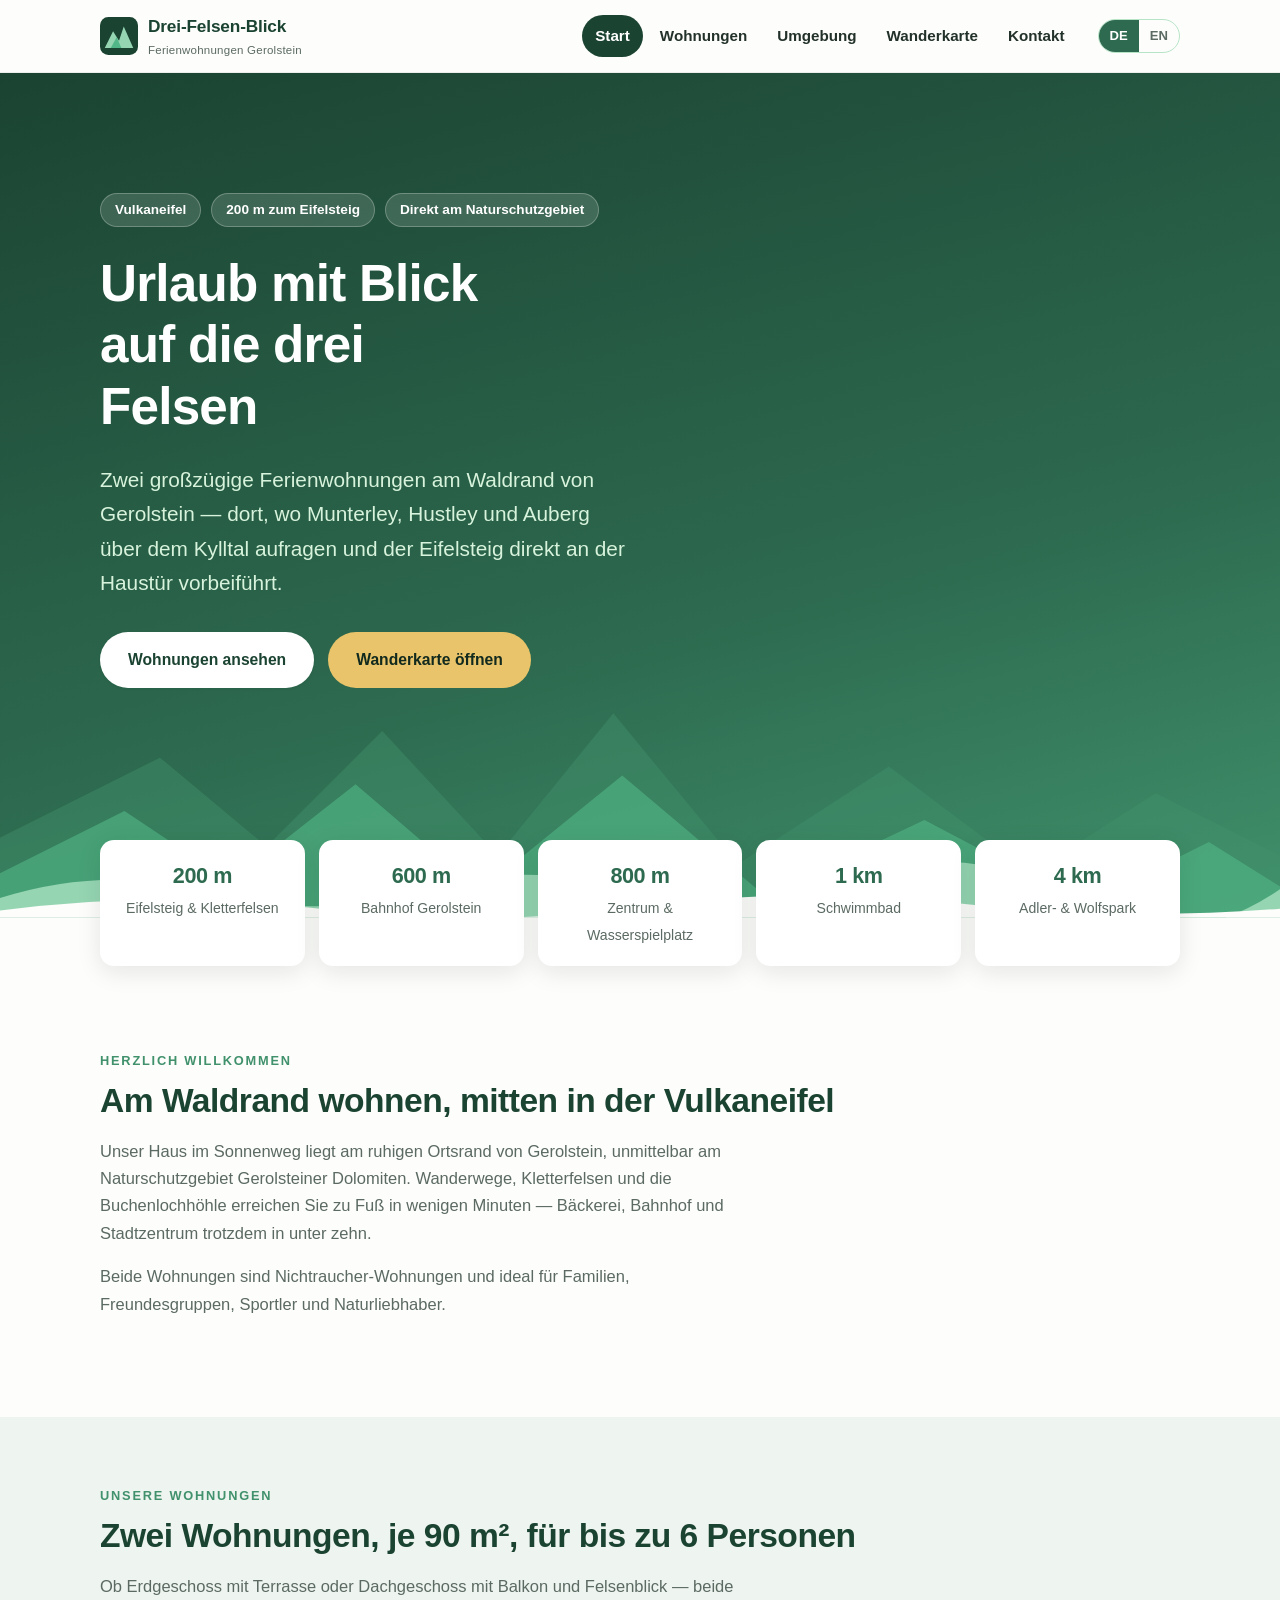
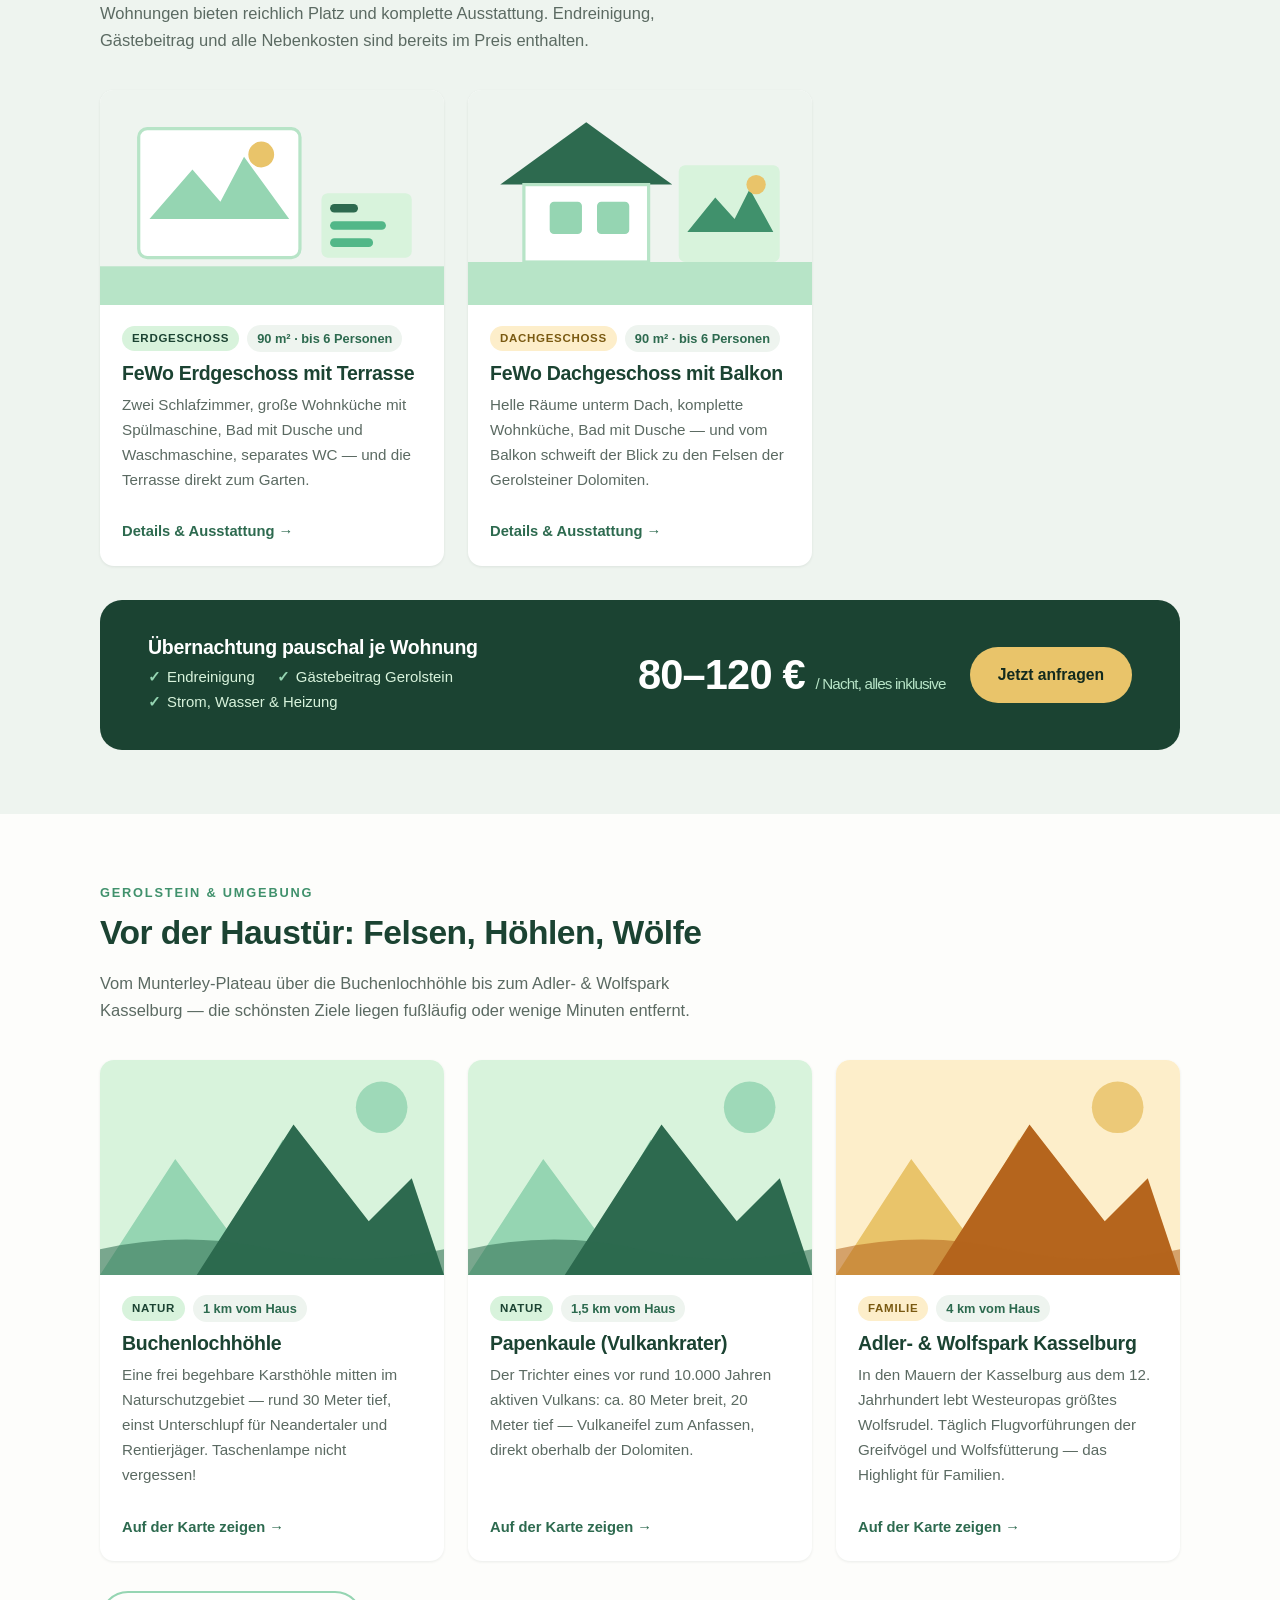
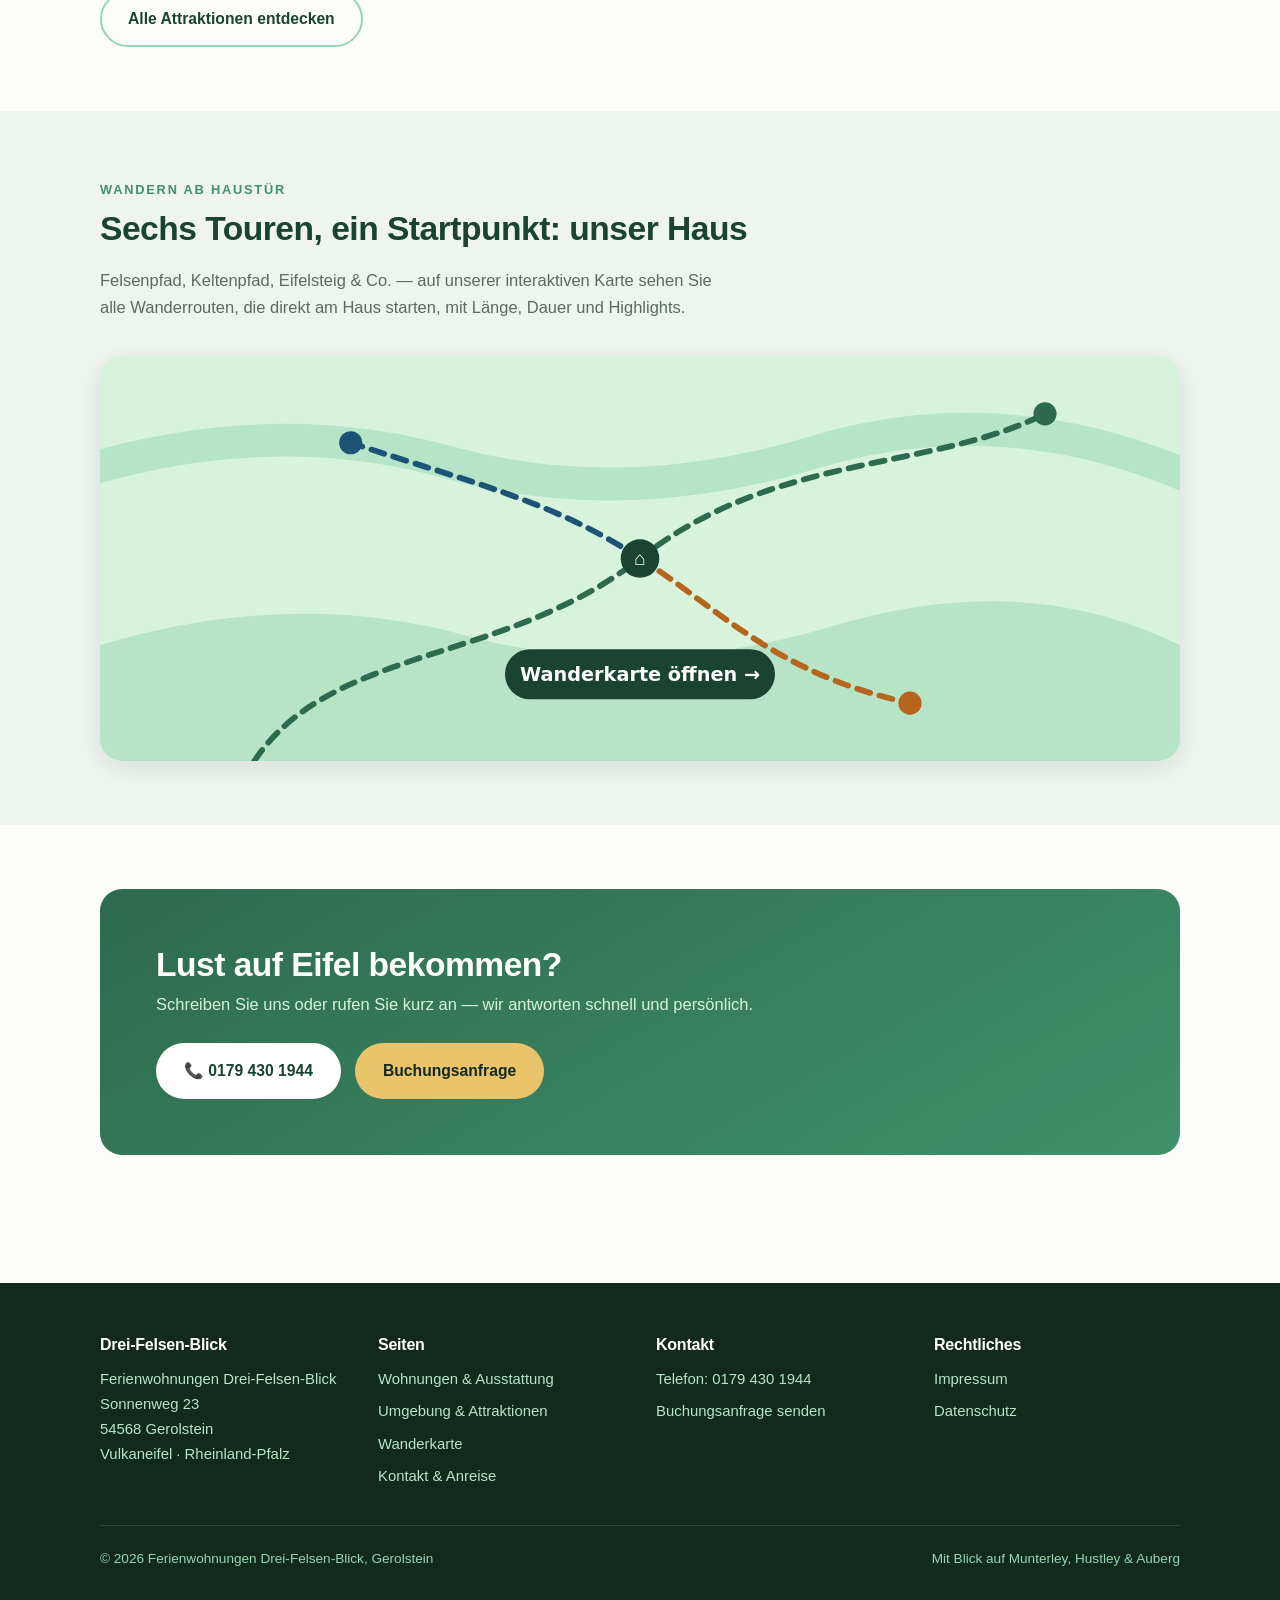
<file: index.html>
<!DOCTYPE html>
<html lang="de">
<head>
<meta charset="utf-8">
<meta name="viewport" content="width=device-width, initial-scale=1">
<title>Drei-Felsen-Blick · Ferienwohnungen Gerolstein / Vulkaneifel</title>
<meta name="description" content="Zwei großzügige Ferienwohnungen (je 90 m², bis 6 Personen) am Waldrand von Gerolstein — direkt am Naturschutzgebiet Gerolsteiner Dolomiten, 200 m zum Eifelsteig.">
<link rel="alternate" hreflang="de" href="index.html">
<link rel="alternate" hreflang="en" href="en/index.html">
<link rel="icon" href="data:image/svg+xml,%3Csvg xmlns='http://www.w3.org/2000/svg' viewBox='0 0 32 32'%3E%3Crect width='32' height='32' rx='7' fill='%231b4332'/%3E%3Cpath d='M4 26 L11 12 L16 20 L20 8 L28 26 Z' fill='%2395d5b2'/%3E%3C/svg%3E">
<link rel="stylesheet" href="assets/css/style.css">
</head>
<body>
<a class="skip-link" href="#main">Zum Inhalt springen</a>

<header class="site-header">
  <div class="container header-inner">
    <a class="brand" href="index.html" aria-label="Drei-Felsen-Blick — Startseite">
      <svg viewBox="0 0 32 32" aria-hidden="true"><rect width="32" height="32" rx="7" fill="#1b4332"/><path d="M4 26 L11 12 L16 20 L20 8 L28 26 Z" fill="#95d5b2"/><path d="M9 26 L14 17 L18 26 Z" fill="#52b788"/></svg>
      <span>Drei-Felsen-Blick<small>Ferienwohnungen Gerolstein</small></span>
    </a>
    <button class="nav-toggle" aria-label="Menü öffnen" aria-expanded="false">
      <span></span><span></span><span></span>
    </button>
    <nav class="main-nav" aria-label="Hauptnavigation">
      <a href="index.html" class="active">Start</a>
      <a href="wohnungen.html">Wohnungen</a>
      <a href="umgebung.html">Umgebung</a>
      <a href="wanderkarte.html">Wanderkarte</a>
      <a href="kontakt.html">Kontakt</a>
    </nav>
    <div class="lang-switch" aria-label="Sprache wählen">
      <span class="current">DE</span>
      <a href="en/index.html" lang="en" hreflang="en">EN</a>
    </div>
  </div>
</header>

<main id="main">

  <!-- Hero -->
  <div class="hero">
    <div class="hero-inner">
      <div class="hero-badges">
        <span>Vulkaneifel</span>
        <span>200 m zum Eifelsteig</span>
        <span>Direkt am Naturschutzgebiet</span>
      </div>
      <h1>Urlaub mit Blick auf die drei Felsen</h1>
      <p class="tagline">Zwei großzügige Ferienwohnungen am Waldrand von Gerolstein — dort, wo Munterley, Hustley und Auberg über dem Kylltal aufragen und der Eifelsteig direkt an der Haustür vorbeiführt.</p>
      <div class="hero-cta">
        <a class="btn btn-light" href="wohnungen.html">Wohnungen ansehen</a>
        <a class="btn btn-sand" href="wanderkarte.html">Wanderkarte öffnen</a>
      </div>
    </div>
    <div class="hero-scenery" aria-hidden="true">
      <svg viewBox="0 0 1440 300" preserveAspectRatio="xMidYMax slice">
        <path d="M0 300 L0 210 L180 120 L300 220 L430 90 L560 230 L690 70 L830 240 L1000 130 L1160 250 L1300 160 L1440 230 L1440 300 Z" fill="#40916c" opacity="0.45"/>
        <path d="M0 300 L0 250 L140 180 L260 260 L400 150 L540 270 L700 140 L860 275 L1040 190 L1220 285 L1360 215 L1440 265 L1440 300 Z" fill="#52b788" opacity="0.6"/>
        <path d="M0 300 L0 278 Q120 240 240 272 T480 268 T720 275 T960 262 T1200 278 T1440 268 L1440 300 Z" fill="#95d5b2"/>
        <path d="M0 300 L0 292 Q180 268 360 290 T720 288 T1080 284 T1440 290 L1440 300 Z" fill="#fdfdfb"/>
      </svg>
    </div>
  </div>

  <!-- Entfernungen auf einen Blick -->
  <section style="padding-top:0;">
    <div class="container">
      <div class="distance-strip">
        <div class="tile"><strong>200 m</strong><span>Eifelsteig &amp; Kletterfelsen</span></div>
        <div class="tile"><strong>600 m</strong><span>Bahnhof Gerolstein</span></div>
        <div class="tile"><strong>800 m</strong><span>Zentrum &amp; Wasserspielplatz</span></div>
        <div class="tile"><strong>1 km</strong><span>Schwimmbad</span></div>
        <div class="tile"><strong>4 km</strong><span>Adler- &amp; Wolfspark</span></div>
      </div>
    </div>
  </section>

  <!-- Willkommen -->
  <section style="padding-top:16px;">
    <div class="container">
      <span class="eyebrow">Herzlich willkommen</span>
      <h2>Am Waldrand wohnen, mitten in der Vulkaneifel</h2>
      <div class="section-intro">
        <p>Unser Haus im Sonnenweg liegt am ruhigen Ortsrand von Gerolstein, unmittelbar am Naturschutzgebiet Gerolsteiner Dolomiten. Wanderwege, Kletterfelsen und die Buchenlochhöhle erreichen Sie zu Fuß in wenigen Minuten — Bäckerei, Bahnhof und Stadtzentrum trotzdem in unter zehn.</p>
        <p>Beide Wohnungen sind Nichtraucher-Wohnungen und ideal für Familien, Freundesgruppen, Sportler und Naturliebhaber.</p>
      </div>
    </div>
  </section>

  <!-- Wohnungen Teaser -->
  <section class="alt-bg">
    <div class="container">
      <span class="eyebrow">Unsere Wohnungen</span>
      <h2>Zwei Wohnungen, je 90 m², für bis zu 6 Personen</h2>
      <p class="section-intro">Ob Erdgeschoss mit Terrasse oder Dachgeschoss mit Balkon und Felsenblick — beide Wohnungen bieten reichlich Platz und komplette Ausstattung. Endreinigung, Gästebeitrag und alle Nebenkosten sind bereits im Preis enthalten.</p>
      <div class="card-grid" style="grid-template-columns:repeat(auto-fill,minmax(320px,1fr));">
        <article class="card">
          <div class="card-media">
            <svg viewBox="0 0 320 200" aria-label="Illustration: Wohnung im Erdgeschoss mit Terrasse" role="img" preserveAspectRatio="xMidYMid slice">
              <rect width="320" height="200" fill="#eef4ef"/>
              <rect x="36" y="36" width="150" height="120" rx="8" fill="#fff" stroke="#b7e4c7" stroke-width="3"/>
              <path d="M46 120 L86 74 L112 104 L134 62 L176 120 Z" fill="#95d5b2"/>
              <circle cx="150" cy="60" r="12" fill="#e9c46a"/>
              <rect x="206" y="96" width="84" height="60" rx="6" fill="#d8f3dc"/>
              <rect x="214" y="106" width="26" height="8" rx="4" fill="#2d6a4f"/>
              <rect x="214" y="122" width="52" height="8" rx="4" fill="#52b788"/>
              <rect x="214" y="138" width="40" height="8" rx="4" fill="#52b788"/>
              <rect x="0" y="164" width="320" height="36" fill="#b7e4c7"/>
            </svg>
          </div>
          <div class="card-body">
            <div class="card-meta"><span class="badge natur">Erdgeschoss</span><span class="distance-tag">90 m² · bis 6 Personen</span></div>
            <h3>FeWo Erdgeschoss mit Terrasse</h3>
            <p>Zwei Schlafzimmer, große Wohnküche mit Spülmaschine, Bad mit Dusche und Waschmaschine, separates WC — und die Terrasse direkt zum Garten.</p>
            <a class="card-link" href="wohnungen.html#erdgeschoss">Details &amp; Ausstattung</a>
          </div>
        </article>
        <article class="card">
          <div class="card-media">
            <svg viewBox="0 0 320 200" aria-label="Illustration: Wohnung im Dachgeschoss mit Balkon" role="img" preserveAspectRatio="xMidYMid slice">
              <rect width="320" height="200" fill="#eef4ef"/>
              <path d="M30 88 L110 30 L190 88 Z" fill="#2d6a4f"/>
              <rect x="52" y="88" width="116" height="72" fill="#fff" stroke="#b7e4c7" stroke-width="3"/>
              <rect x="76" y="104" width="30" height="30" rx="4" fill="#95d5b2"/>
              <rect x="120" y="104" width="30" height="30" rx="4" fill="#95d5b2"/>
              <rect x="196" y="70" width="94" height="90" rx="6" fill="#d8f3dc"/>
              <path d="M204 132 L230 100 L248 120 L262 92 L284 132 Z" fill="#40916c"/>
              <circle cx="268" cy="88" r="9" fill="#e9c46a"/>
              <rect x="0" y="160" width="320" height="40" fill="#b7e4c7"/>
            </svg>
          </div>
          <div class="card-body">
            <div class="card-meta"><span class="badge familie">Dachgeschoss</span><span class="distance-tag">90 m² · bis 6 Personen</span></div>
            <h3>FeWo Dachgeschoss mit Balkon</h3>
            <p>Helle Räume unterm Dach, komplette Wohnküche, Bad mit Dusche — und vom Balkon schweift der Blick zu den Felsen der Gerolsteiner Dolomiten.</p>
            <a class="card-link" href="wohnungen.html#dachgeschoss">Details &amp; Ausstattung</a>
          </div>
        </article>
      </div>
      <div style="margin-top:34px;">
        <div class="price-box">
          <div>
            <h3>Übernachtung pauschal je Wohnung</h3>
            <ul>
              <li>Endreinigung</li>
              <li>Gästebeitrag Gerolstein</li>
              <li>Strom, Wasser &amp; Heizung</li>
            </ul>
          </div>
          <div class="price">80–120&nbsp;€ <small>/ Nacht, alles inklusive</small></div>
          <a class="btn btn-sand" href="kontakt.html">Jetzt anfragen</a>
        </div>
      </div>
    </div>
  </section>

  <!-- Attraktionen Teaser -->
  <section>
    <div class="container">
      <span class="eyebrow">Gerolstein &amp; Umgebung</span>
      <h2>Vor der Haustür: Felsen, Höhlen, Wölfe</h2>
      <p class="section-intro">Vom Munterley-Plateau über die Buchenlochhöhle bis zum Adler- &amp; Wolfspark Kasselburg — die schönsten Ziele liegen fußläufig oder wenige Minuten entfernt.</p>
      <div id="attraction-teaser"></div>
      <div style="margin-top:30px;">
        <a class="btn btn-outline" href="umgebung.html">Alle Attraktionen entdecken</a>
      </div>
    </div>
  </section>

  <!-- Wanderkarten Teaser -->
  <section class="alt-bg">
    <div class="container">
      <span class="eyebrow">Wandern ab Haustür</span>
      <h2>Sechs Touren, ein Startpunkt: unser Haus</h2>
      <p class="section-intro">Felsenpfad, Keltenpfad, Eifelsteig &amp; Co. — auf unserer interaktiven Karte sehen Sie alle Wanderrouten, die direkt am Haus starten, mit Länge, Dauer und Highlights.</p>
      <a class="map-teaser" href="wanderkarte.html" aria-label="Interaktive Wanderkarte öffnen">
        <svg viewBox="0 0 1120 420" role="img" aria-label="Stilisierte Wanderkarte" preserveAspectRatio="xMidYMid slice">
          <rect width="1120" height="420" fill="#d8f3dc"/>
          <path d="M0 300 Q200 240 380 290 T760 280 T1120 300 L1120 420 L0 420 Z" fill="#b7e4c7"/>
          <path d="M-20 120 Q180 60 360 110 T740 100 T1140 130" fill="none" stroke="#95d5b2" stroke-width="34" opacity="0.5"/>
          <path d="M160 420 C 240 300, 420 320, 560 210 S 860 120, 980 60" fill="none" stroke="#2d6a4f" stroke-width="6" stroke-dasharray="14 10" stroke-linecap="round"/>
          <path d="M560 210 C 640 260, 700 330, 840 360" fill="none" stroke="#b5651d" stroke-width="6" stroke-dasharray="14 10" stroke-linecap="round"/>
          <path d="M560 210 C 470 150, 380 130, 260 90" fill="none" stroke="#1e5378" stroke-width="6" stroke-dasharray="14 10" stroke-linecap="round"/>
          <circle cx="560" cy="210" r="20" fill="#1b4332"/>
          <text x="560" y="217" text-anchor="middle" font-size="20" fill="#fff">⌂</text>
          <circle cx="980" cy="60" r="12" fill="#2d6a4f"/>
          <circle cx="840" cy="360" r="12" fill="#b5651d"/>
          <circle cx="260" cy="90" r="12" fill="#1e5378"/>
          <g transform="translate(560,330)">
            <rect x="-140" y="-26" width="280" height="52" rx="26" fill="#1b4332"/>
            <text x="0" y="7" text-anchor="middle" font-size="20" font-weight="700" fill="#fff" font-family="system-ui, sans-serif">Wanderkarte öffnen →</text>
          </g>
        </svg>
      </a>
    </div>
  </section>

  <!-- Kontakt CTA -->
  <section>
    <div class="container">
      <div class="cta-band">
        <div>
          <h2>Lust auf Eifel bekommen?</h2>
          <p>Schreiben Sie uns oder rufen Sie kurz an — wir antworten schnell und persönlich.</p>
        </div>
        <div style="display:flex;gap:14px;flex-wrap:wrap;">
          <a class="btn btn-light" href="tel:+491794301944">📞 0179 430 1944</a>
          <a class="btn btn-sand" href="kontakt.html">Buchungsanfrage</a>
        </div>
      </div>
    </div>
  </section>

</main>

<footer class="site-footer">
  <div class="container">
    <div class="footer-grid">
      <div>
        <h4>Drei-Felsen-Blick</h4>
        <address>
          Ferienwohnungen Drei-Felsen-Blick<br>
          Sonnenweg 23<br>
          54568 Gerolstein<br>
          Vulkaneifel · Rheinland-Pfalz
        </address>
      </div>
      <div>
        <h4>Seiten</h4>
        <ul>
          <li><a href="wohnungen.html">Wohnungen &amp; Ausstattung</a></li>
          <li><a href="umgebung.html">Umgebung &amp; Attraktionen</a></li>
          <li><a href="wanderkarte.html">Wanderkarte</a></li>
          <li><a href="kontakt.html">Kontakt &amp; Anreise</a></li>
        </ul>
      </div>
      <div>
        <h4>Kontakt</h4>
        <ul>
          <li><a href="tel:+491794301944">Telefon: 0179 430 1944</a></li>
          <li><a href="kontakt.html">Buchungsanfrage senden</a></li>
        </ul>
      </div>
      <div>
        <h4>Rechtliches</h4>
        <ul>
          <li><a href="impressum.html">Impressum</a></li>
          <li><a href="datenschutz.html">Datenschutz</a></li>
        </ul>
      </div>
    </div>
    <div class="footer-bottom">
      <span>© <span data-year>2026</span> Ferienwohnungen Drei-Felsen-Blick, Gerolstein</span>
      <span>Mit Blick auf Munterley, Hustley &amp; Auberg</span>
    </div>
  </div>
</footer>

<script src="assets/js/data.js"></script>
<script src="assets/js/main.js"></script>
<script>
  renderAttractions("attraction-teaser", "wanderkarte.html", ["buchenloch", "kasselburg", "papenkaule"], false);
</script>
</body>
</html>
</file>
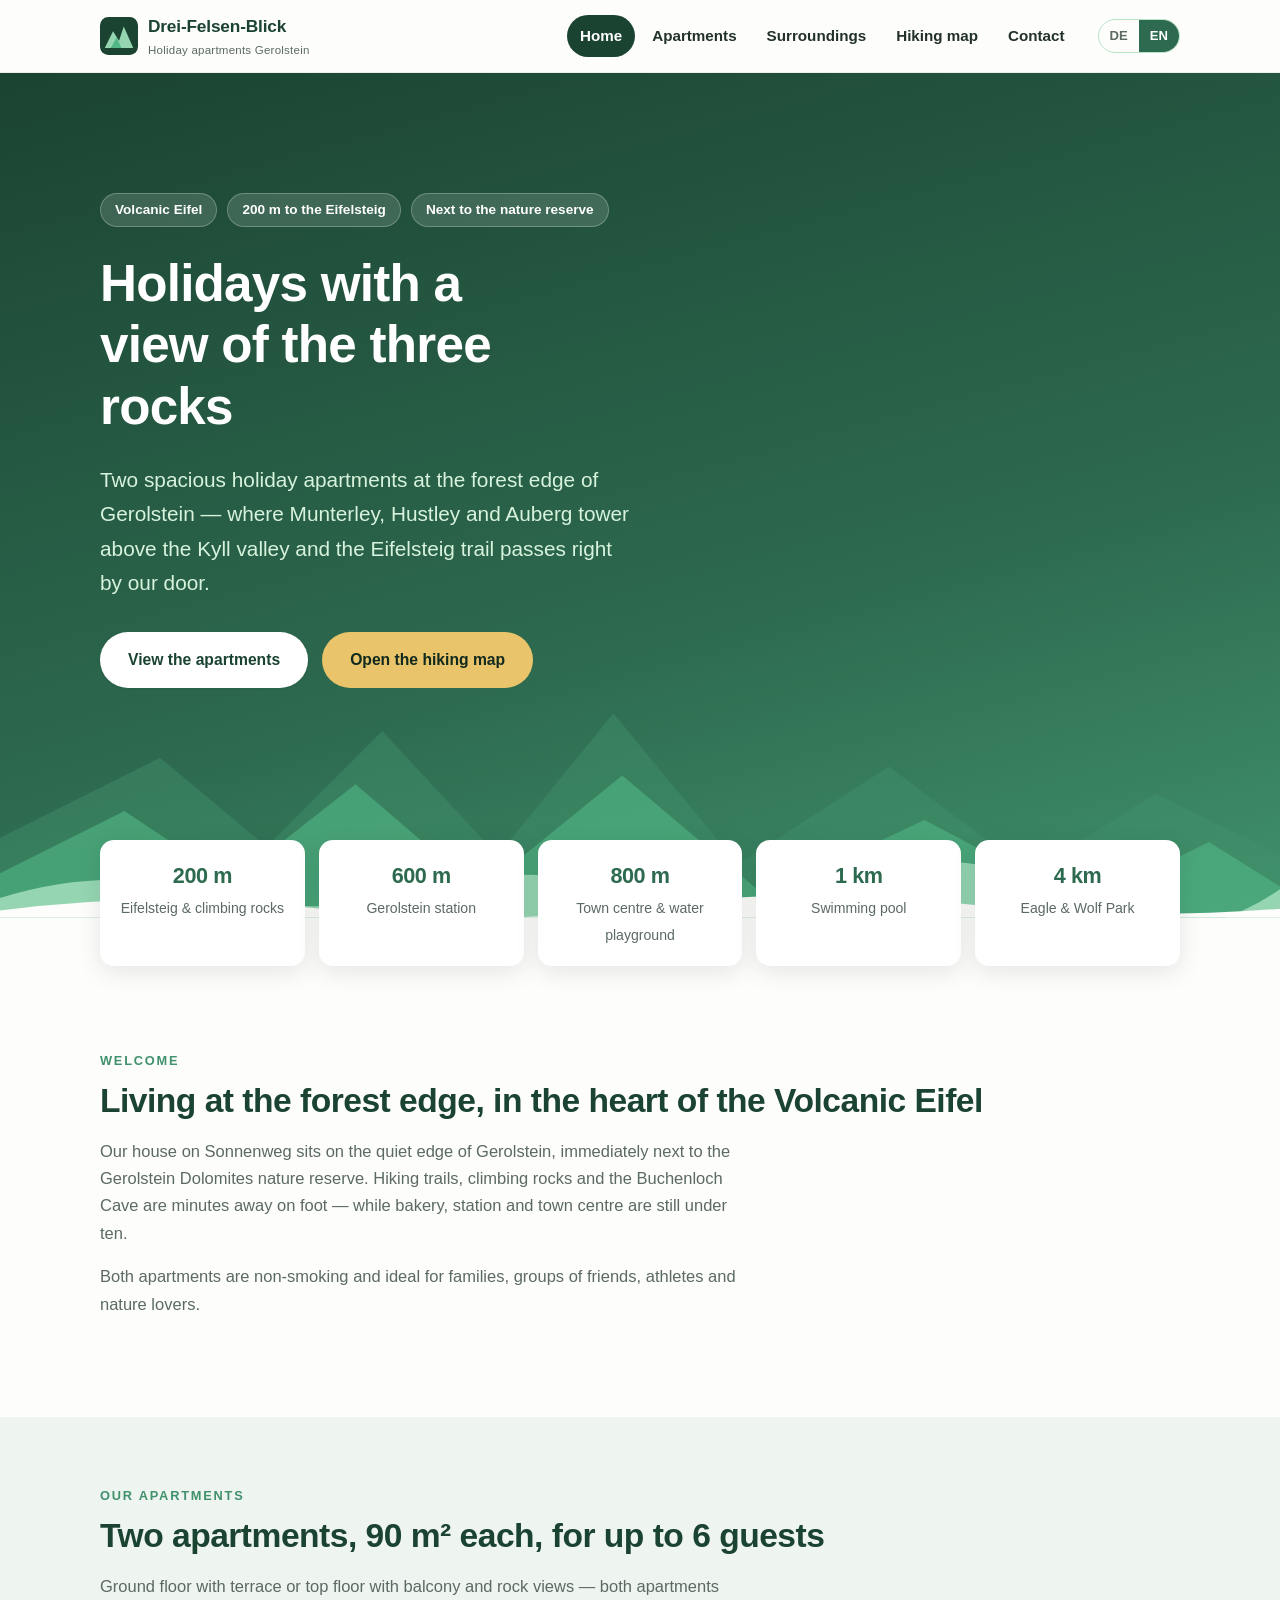
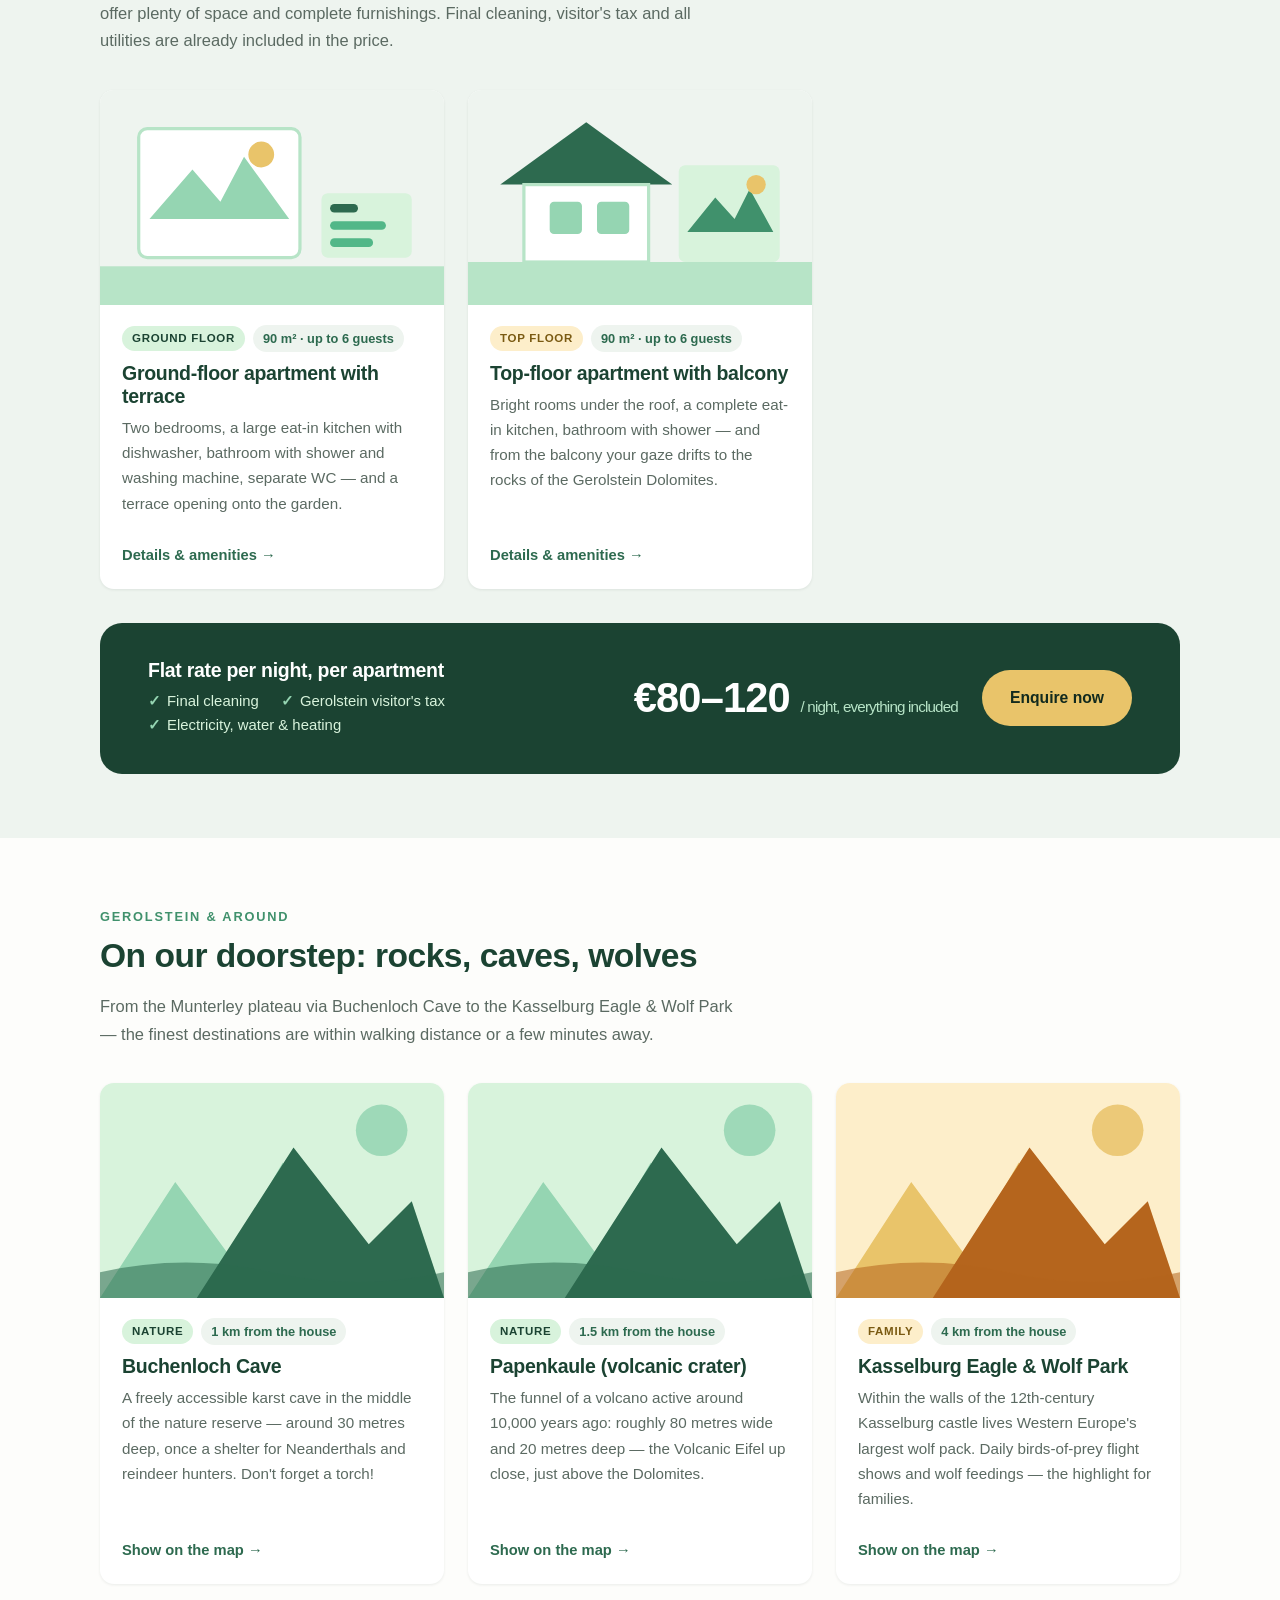
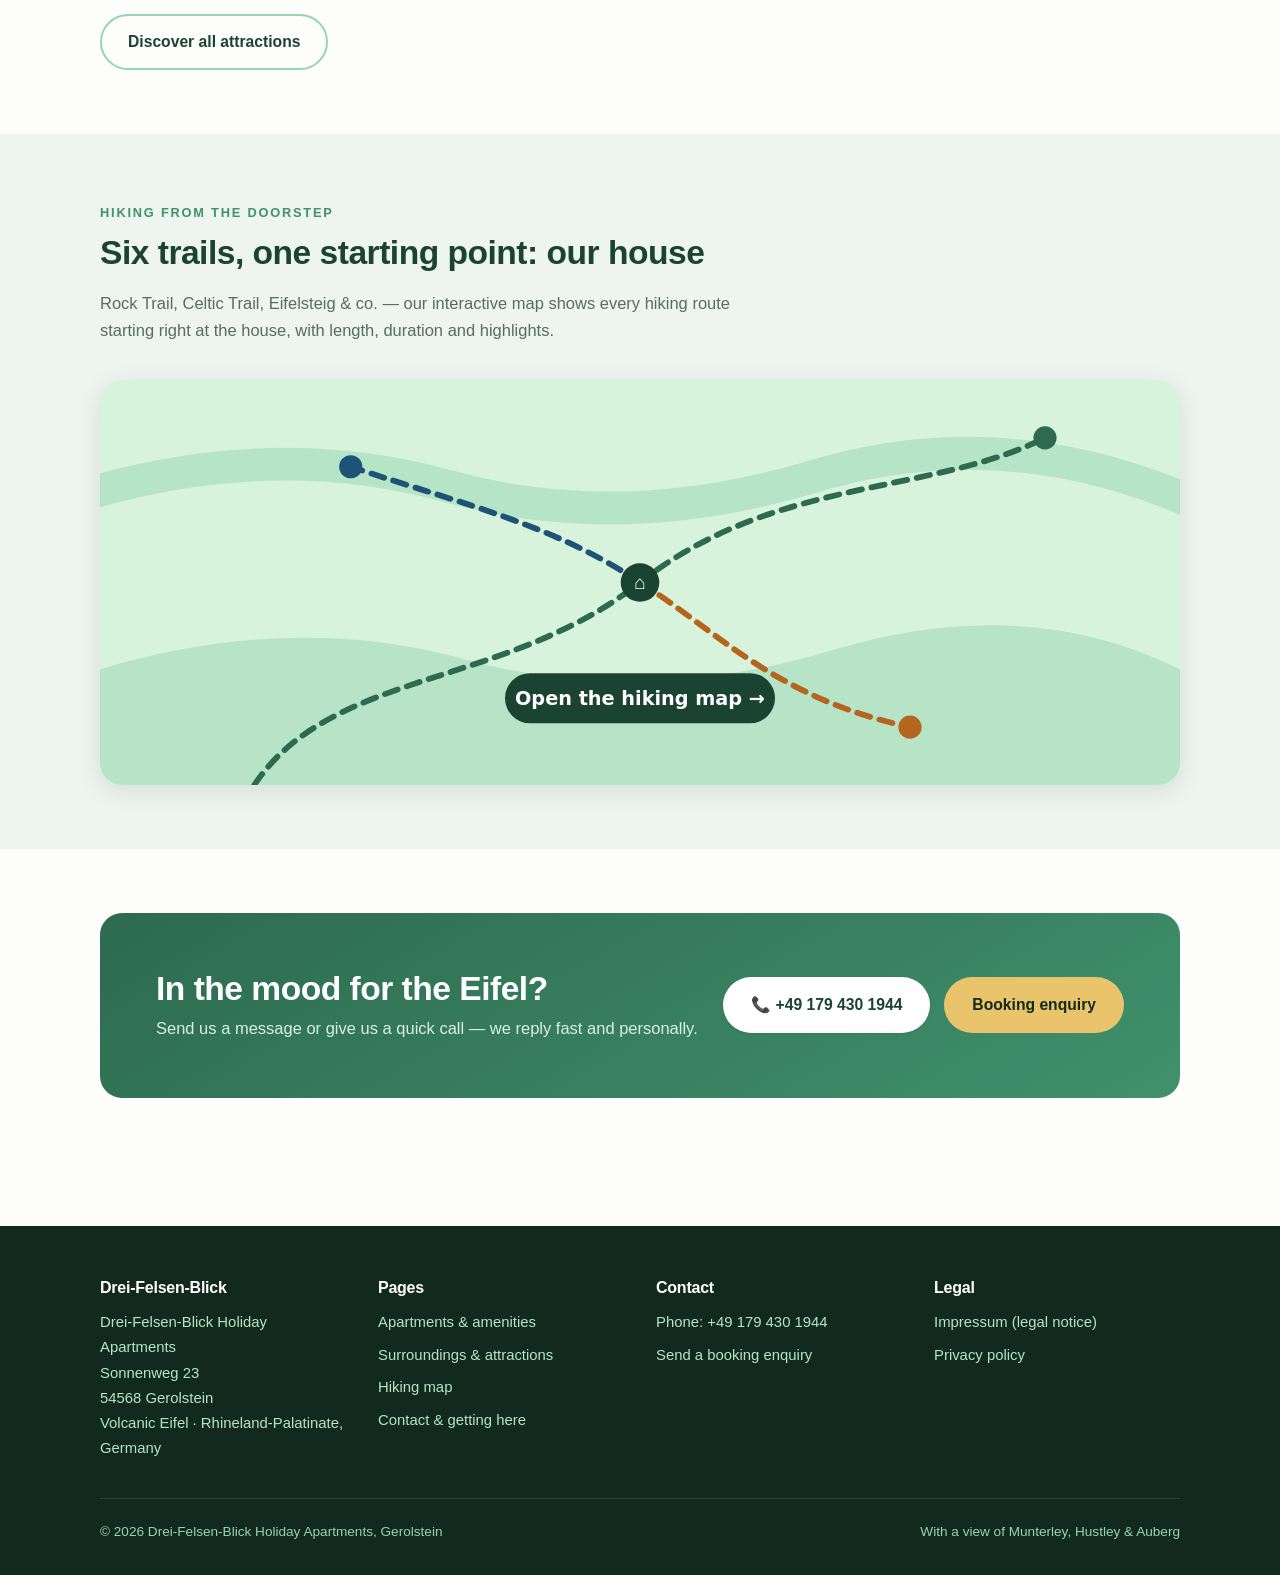
<file: en/index.html>
<!DOCTYPE html>
<html lang="en">
<head>
<meta charset="utf-8">
<meta name="viewport" content="width=device-width, initial-scale=1">
<title>Drei-Felsen-Blick · Holiday Apartments Gerolstein / Volcanic Eifel</title>
<meta name="description" content="Two spacious holiday apartments (90 m² each, up to 6 guests) at the forest edge of Gerolstein — right next to the Gerolstein Dolomites nature reserve, 200 m from the Eifelsteig trail.">
<link rel="alternate" hreflang="de" href="../index.html">
<link rel="alternate" hreflang="en" href="index.html">
<link rel="icon" href="data:image/svg+xml,%3Csvg xmlns='http://www.w3.org/2000/svg' viewBox='0 0 32 32'%3E%3Crect width='32' height='32' rx='7' fill='%231b4332'/%3E%3Cpath d='M4 26 L11 12 L16 20 L20 8 L28 26 Z' fill='%2395d5b2'/%3E%3C/svg%3E">
<link rel="stylesheet" href="../assets/css/style.css">
</head>
<body>
<a class="skip-link" href="#main">Skip to content</a>

<header class="site-header">
  <div class="container header-inner">
    <a class="brand" href="index.html" aria-label="Drei-Felsen-Blick — home">
      <svg viewBox="0 0 32 32" aria-hidden="true"><rect width="32" height="32" rx="7" fill="#1b4332"/><path d="M4 26 L11 12 L16 20 L20 8 L28 26 Z" fill="#95d5b2"/><path d="M9 26 L14 17 L18 26 Z" fill="#52b788"/></svg>
      <span>Drei-Felsen-Blick<small>Holiday apartments Gerolstein</small></span>
    </a>
    <button class="nav-toggle" aria-label="Open menu" aria-expanded="false">
      <span></span><span></span><span></span>
    </button>
    <nav class="main-nav" aria-label="Main navigation">
      <a href="index.html" class="active">Home</a>
      <a href="apartments.html">Apartments</a>
      <a href="surroundings.html">Surroundings</a>
      <a href="hiking-map.html">Hiking map</a>
      <a href="contact.html">Contact</a>
    </nav>
    <div class="lang-switch" aria-label="Choose language">
      <a href="../index.html" lang="de" hreflang="de">DE</a>
      <span class="current">EN</span>
    </div>
  </div>
</header>

<main id="main">

  <!-- Hero -->
  <div class="hero">
    <div class="hero-inner">
      <div class="hero-badges">
        <span>Volcanic Eifel</span>
        <span>200 m to the Eifelsteig</span>
        <span>Next to the nature reserve</span>
      </div>
      <h1>Holidays with a view of the three rocks</h1>
      <p class="tagline">Two spacious holiday apartments at the forest edge of Gerolstein — where Munterley, Hustley and Auberg tower above the Kyll valley and the Eifelsteig trail passes right by our door.</p>
      <div class="hero-cta">
        <a class="btn btn-light" href="apartments.html">View the apartments</a>
        <a class="btn btn-sand" href="hiking-map.html">Open the hiking map</a>
      </div>
    </div>
    <div class="hero-scenery" aria-hidden="true">
      <svg viewBox="0 0 1440 300" preserveAspectRatio="xMidYMax slice">
        <path d="M0 300 L0 210 L180 120 L300 220 L430 90 L560 230 L690 70 L830 240 L1000 130 L1160 250 L1300 160 L1440 230 L1440 300 Z" fill="#40916c" opacity="0.45"/>
        <path d="M0 300 L0 250 L140 180 L260 260 L400 150 L540 270 L700 140 L860 275 L1040 190 L1220 285 L1360 215 L1440 265 L1440 300 Z" fill="#52b788" opacity="0.6"/>
        <path d="M0 300 L0 278 Q120 240 240 272 T480 268 T720 275 T960 262 T1200 278 T1440 268 L1440 300 Z" fill="#95d5b2"/>
        <path d="M0 300 L0 292 Q180 268 360 290 T720 288 T1080 284 T1440 290 L1440 300 Z" fill="#fdfdfb"/>
      </svg>
    </div>
  </div>

  <!-- Distances at a glance -->
  <section style="padding-top:0;">
    <div class="container">
      <div class="distance-strip">
        <div class="tile"><strong>200 m</strong><span>Eifelsteig &amp; climbing rocks</span></div>
        <div class="tile"><strong>600 m</strong><span>Gerolstein station</span></div>
        <div class="tile"><strong>800 m</strong><span>Town centre &amp; water playground</span></div>
        <div class="tile"><strong>1 km</strong><span>Swimming pool</span></div>
        <div class="tile"><strong>4 km</strong><span>Eagle &amp; Wolf Park</span></div>
      </div>
    </div>
  </section>

  <!-- Welcome -->
  <section style="padding-top:16px;">
    <div class="container">
      <span class="eyebrow">Welcome</span>
      <h2>Living at the forest edge, in the heart of the Volcanic Eifel</h2>
      <div class="section-intro">
        <p>Our house on Sonnenweg sits on the quiet edge of Gerolstein, immediately next to the Gerolstein Dolomites nature reserve. Hiking trails, climbing rocks and the Buchenloch Cave are minutes away on foot — while bakery, station and town centre are still under ten.</p>
        <p>Both apartments are non-smoking and ideal for families, groups of friends, athletes and nature lovers.</p>
      </div>
    </div>
  </section>

  <!-- Apartment teasers -->
  <section class="alt-bg">
    <div class="container">
      <span class="eyebrow">Our apartments</span>
      <h2>Two apartments, 90 m² each, for up to 6 guests</h2>
      <p class="section-intro">Ground floor with terrace or top floor with balcony and rock views — both apartments offer plenty of space and complete furnishings. Final cleaning, visitor's tax and all utilities are already included in the price.</p>
      <div class="card-grid" style="grid-template-columns:repeat(auto-fill,minmax(320px,1fr));">
        <article class="card">
          <div class="card-media">
            <svg viewBox="0 0 320 200" aria-label="Illustration: ground-floor apartment with terrace" role="img" preserveAspectRatio="xMidYMid slice">
              <rect width="320" height="200" fill="#eef4ef"/>
              <rect x="36" y="36" width="150" height="120" rx="8" fill="#fff" stroke="#b7e4c7" stroke-width="3"/>
              <path d="M46 120 L86 74 L112 104 L134 62 L176 120 Z" fill="#95d5b2"/>
              <circle cx="150" cy="60" r="12" fill="#e9c46a"/>
              <rect x="206" y="96" width="84" height="60" rx="6" fill="#d8f3dc"/>
              <rect x="214" y="106" width="26" height="8" rx="4" fill="#2d6a4f"/>
              <rect x="214" y="122" width="52" height="8" rx="4" fill="#52b788"/>
              <rect x="214" y="138" width="40" height="8" rx="4" fill="#52b788"/>
              <rect x="0" y="164" width="320" height="36" fill="#b7e4c7"/>
            </svg>
          </div>
          <div class="card-body">
            <div class="card-meta"><span class="badge natur">Ground floor</span><span class="distance-tag">90 m² · up to 6 guests</span></div>
            <h3>Ground-floor apartment with terrace</h3>
            <p>Two bedrooms, a large eat-in kitchen with dishwasher, bathroom with shower and washing machine, separate WC — and a terrace opening onto the garden.</p>
            <a class="card-link" href="apartments.html#ground-floor">Details &amp; amenities</a>
          </div>
        </article>
        <article class="card">
          <div class="card-media">
            <svg viewBox="0 0 320 200" aria-label="Illustration: top-floor apartment with balcony" role="img" preserveAspectRatio="xMidYMid slice">
              <rect width="320" height="200" fill="#eef4ef"/>
              <path d="M30 88 L110 30 L190 88 Z" fill="#2d6a4f"/>
              <rect x="52" y="88" width="116" height="72" fill="#fff" stroke="#b7e4c7" stroke-width="3"/>
              <rect x="76" y="104" width="30" height="30" rx="4" fill="#95d5b2"/>
              <rect x="120" y="104" width="30" height="30" rx="4" fill="#95d5b2"/>
              <rect x="196" y="70" width="94" height="90" rx="6" fill="#d8f3dc"/>
              <path d="M204 132 L230 100 L248 120 L262 92 L284 132 Z" fill="#40916c"/>
              <circle cx="268" cy="88" r="9" fill="#e9c46a"/>
              <rect x="0" y="160" width="320" height="40" fill="#b7e4c7"/>
            </svg>
          </div>
          <div class="card-body">
            <div class="card-meta"><span class="badge familie">Top floor</span><span class="distance-tag">90 m² · up to 6 guests</span></div>
            <h3>Top-floor apartment with balcony</h3>
            <p>Bright rooms under the roof, a complete eat-in kitchen, bathroom with shower — and from the balcony your gaze drifts to the rocks of the Gerolstein Dolomites.</p>
            <a class="card-link" href="apartments.html#top-floor">Details &amp; amenities</a>
          </div>
        </article>
      </div>
      <div style="margin-top:34px;">
        <div class="price-box">
          <div>
            <h3>Flat rate per night, per apartment</h3>
            <ul>
              <li>Final cleaning</li>
              <li>Gerolstein visitor's tax</li>
              <li>Electricity, water &amp; heating</li>
            </ul>
          </div>
          <div class="price">€80–120 <small>/ night, everything included</small></div>
          <a class="btn btn-sand" href="contact.html">Enquire now</a>
        </div>
      </div>
    </div>
  </section>

  <!-- Attractions teaser -->
  <section>
    <div class="container">
      <span class="eyebrow">Gerolstein &amp; around</span>
      <h2>On our doorstep: rocks, caves, wolves</h2>
      <p class="section-intro">From the Munterley plateau via Buchenloch Cave to the Kasselburg Eagle &amp; Wolf Park — the finest destinations are within walking distance or a few minutes away.</p>
      <div id="attraction-teaser"></div>
      <div style="margin-top:30px;">
        <a class="btn btn-outline" href="surroundings.html">Discover all attractions</a>
      </div>
    </div>
  </section>

  <!-- Hiking map teaser -->
  <section class="alt-bg">
    <div class="container">
      <span class="eyebrow">Hiking from the doorstep</span>
      <h2>Six trails, one starting point: our house</h2>
      <p class="section-intro">Rock Trail, Celtic Trail, Eifelsteig &amp; co. — our interactive map shows every hiking route starting right at the house, with length, duration and highlights.</p>
      <a class="map-teaser" href="hiking-map.html" aria-label="Open the interactive hiking map">
        <svg viewBox="0 0 1120 420" role="img" aria-label="Stylised hiking map" preserveAspectRatio="xMidYMid slice">
          <rect width="1120" height="420" fill="#d8f3dc"/>
          <path d="M0 300 Q200 240 380 290 T760 280 T1120 300 L1120 420 L0 420 Z" fill="#b7e4c7"/>
          <path d="M-20 120 Q180 60 360 110 T740 100 T1140 130" fill="none" stroke="#95d5b2" stroke-width="34" opacity="0.5"/>
          <path d="M160 420 C 240 300, 420 320, 560 210 S 860 120, 980 60" fill="none" stroke="#2d6a4f" stroke-width="6" stroke-dasharray="14 10" stroke-linecap="round"/>
          <path d="M560 210 C 640 260, 700 330, 840 360" fill="none" stroke="#b5651d" stroke-width="6" stroke-dasharray="14 10" stroke-linecap="round"/>
          <path d="M560 210 C 470 150, 380 130, 260 90" fill="none" stroke="#1e5378" stroke-width="6" stroke-dasharray="14 10" stroke-linecap="round"/>
          <circle cx="560" cy="210" r="20" fill="#1b4332"/>
          <text x="560" y="217" text-anchor="middle" font-size="20" fill="#fff">⌂</text>
          <circle cx="980" cy="60" r="12" fill="#2d6a4f"/>
          <circle cx="840" cy="360" r="12" fill="#b5651d"/>
          <circle cx="260" cy="90" r="12" fill="#1e5378"/>
          <g transform="translate(560,330)">
            <rect x="-140" y="-26" width="280" height="52" rx="26" fill="#1b4332"/>
            <text x="0" y="7" text-anchor="middle" font-size="20" font-weight="700" fill="#fff" font-family="system-ui, sans-serif">Open the hiking map →</text>
          </g>
        </svg>
      </a>
    </div>
  </section>

  <!-- Contact CTA -->
  <section>
    <div class="container">
      <div class="cta-band">
        <div>
          <h2>In the mood for the Eifel?</h2>
          <p>Send us a message or give us a quick call — we reply fast and personally.</p>
        </div>
        <div style="display:flex;gap:14px;flex-wrap:wrap;">
          <a class="btn btn-light" href="tel:+491794301944">📞 +49 179 430 1944</a>
          <a class="btn btn-sand" href="contact.html">Booking enquiry</a>
        </div>
      </div>
    </div>
  </section>

</main>

<footer class="site-footer">
  <div class="container">
    <div class="footer-grid">
      <div>
        <h4>Drei-Felsen-Blick</h4>
        <address>
          Drei-Felsen-Blick Holiday Apartments<br>
          Sonnenweg 23<br>
          54568 Gerolstein<br>
          Volcanic Eifel · Rhineland-Palatinate, Germany
        </address>
      </div>
      <div>
        <h4>Pages</h4>
        <ul>
          <li><a href="apartments.html">Apartments &amp; amenities</a></li>
          <li><a href="surroundings.html">Surroundings &amp; attractions</a></li>
          <li><a href="hiking-map.html">Hiking map</a></li>
          <li><a href="contact.html">Contact &amp; getting here</a></li>
        </ul>
      </div>
      <div>
        <h4>Contact</h4>
        <ul>
          <li><a href="tel:+491794301944">Phone: +49 179 430 1944</a></li>
          <li><a href="contact.html">Send a booking enquiry</a></li>
        </ul>
      </div>
      <div>
        <h4>Legal</h4>
        <ul>
          <li><a href="../impressum.html">Impressum (legal notice)</a></li>
          <li><a href="../datenschutz.html">Privacy policy</a></li>
        </ul>
      </div>
    </div>
    <div class="footer-bottom">
      <span>© <span data-year>2026</span> Drei-Felsen-Blick Holiday Apartments, Gerolstein</span>
      <span>With a view of Munterley, Hustley &amp; Auberg</span>
    </div>
  </div>
</footer>

<script src="../assets/js/data.js"></script>
<script src="../assets/js/main.js"></script>
<script>
  renderAttractions("attraction-teaser", "hiking-map.html", ["buchenloch", "kasselburg", "papenkaule"], false);
</script>
</body>
</html>
</file>
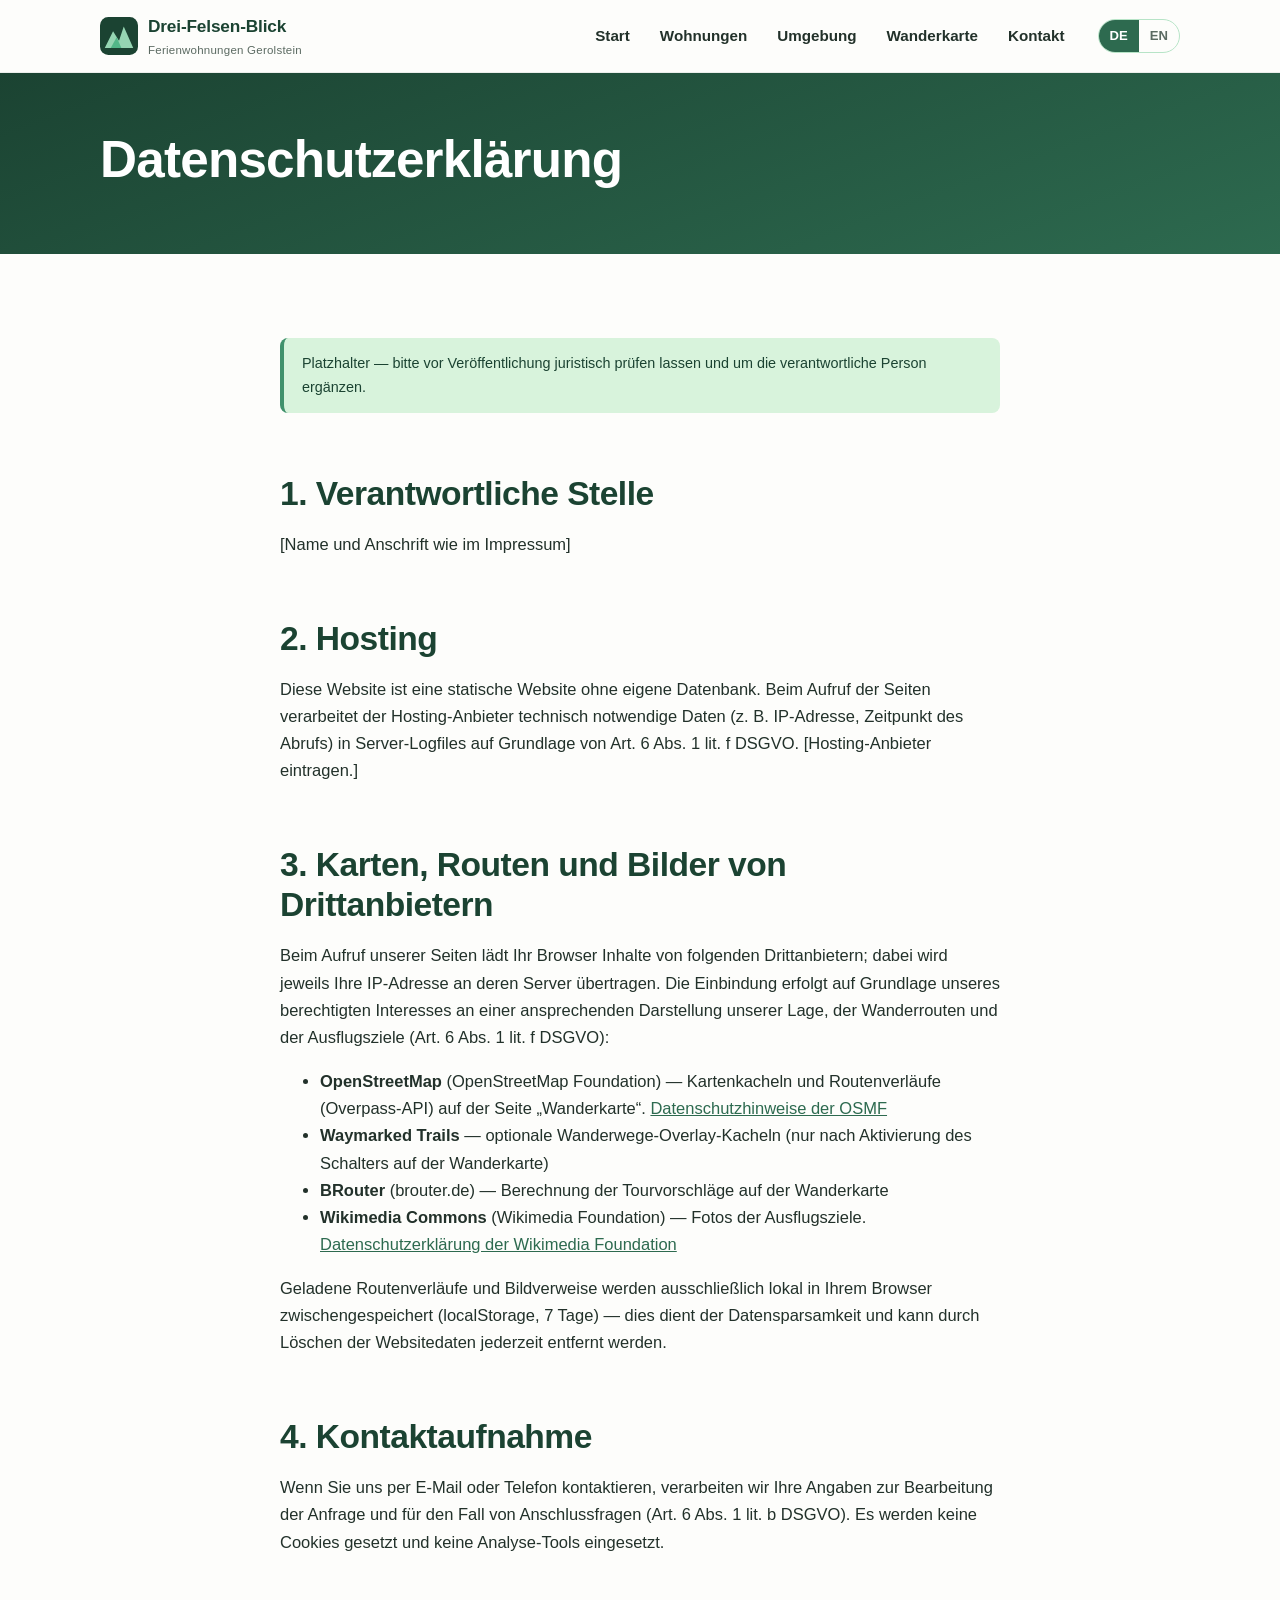
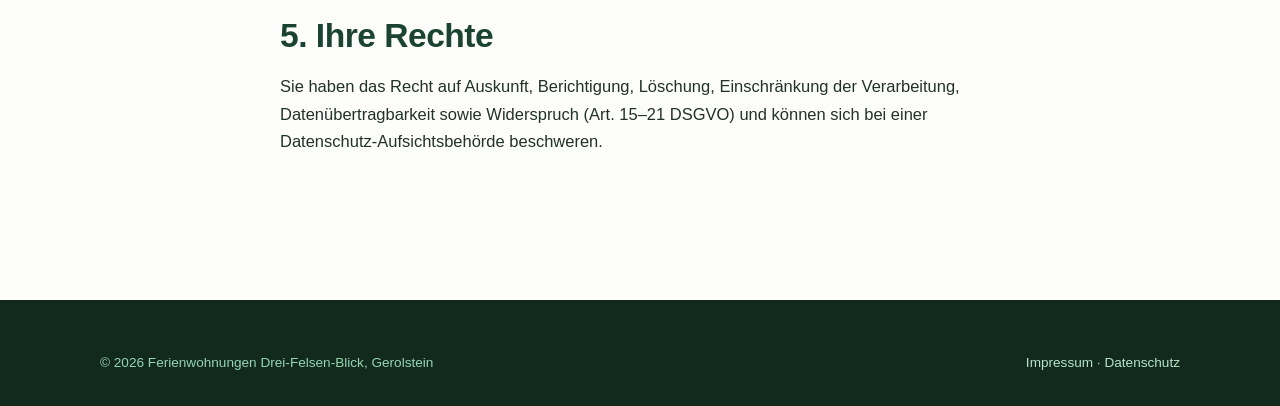
<file: datenschutz.html>
<!DOCTYPE html>
<html lang="de">
<head>
<meta charset="utf-8">
<meta name="viewport" content="width=device-width, initial-scale=1">
<title>Datenschutz · Drei-Felsen-Blick Gerolstein</title>
<meta name="robots" content="noindex">
<link rel="icon" href="data:image/svg+xml,%3Csvg xmlns='http://www.w3.org/2000/svg' viewBox='0 0 32 32'%3E%3Crect width='32' height='32' rx='7' fill='%231b4332'/%3E%3Cpath d='M4 26 L11 12 L16 20 L20 8 L28 26 Z' fill='%2395d5b2'/%3E%3C/svg%3E">
<link rel="stylesheet" href="assets/css/style.css">
</head>
<body>
<a class="skip-link" href="#main">Zum Inhalt springen</a>

<header class="site-header">
  <div class="container header-inner">
    <a class="brand" href="index.html" aria-label="Drei-Felsen-Blick — Startseite">
      <svg viewBox="0 0 32 32" aria-hidden="true"><rect width="32" height="32" rx="7" fill="#1b4332"/><path d="M4 26 L11 12 L16 20 L20 8 L28 26 Z" fill="#95d5b2"/><path d="M9 26 L14 17 L18 26 Z" fill="#52b788"/></svg>
      <span>Drei-Felsen-Blick<small>Ferienwohnungen Gerolstein</small></span>
    </a>
    <button class="nav-toggle" aria-label="Menü öffnen" aria-expanded="false">
      <span></span><span></span><span></span>
    </button>
    <nav class="main-nav" aria-label="Hauptnavigation">
      <a href="index.html">Start</a>
      <a href="wohnungen.html">Wohnungen</a>
      <a href="umgebung.html">Umgebung</a>
      <a href="wanderkarte.html">Wanderkarte</a>
      <a href="kontakt.html">Kontakt</a>
    </nav>
    <div class="lang-switch" aria-label="Sprache wählen">
      <span class="current">DE</span>
      <a href="en/index.html" lang="en" hreflang="en">EN</a>
    </div>
  </div>
</header>

<main id="main">
  <div class="page-hero">
    <div class="container"><h1>Datenschutzerklärung</h1></div>
  </div>
  <section>
    <div class="container legal-page">
      <p class="placeholder-note">Platzhalter — bitte vor Veröffentlichung juristisch prüfen lassen und um die verantwortliche Person ergänzen.</p>
      <h2>1. Verantwortliche Stelle</h2>
      <p>[Name und Anschrift wie im Impressum]</p>
      <h2>2. Hosting</h2>
      <p>Diese Website ist eine statische Website ohne eigene Datenbank. Beim Aufruf der Seiten verarbeitet der Hosting-Anbieter technisch notwendige Daten (z.&nbsp;B. IP-Adresse, Zeitpunkt des Abrufs) in Server-Logfiles auf Grundlage von Art.&nbsp;6 Abs.&nbsp;1 lit.&nbsp;f DSGVO. [Hosting-Anbieter eintragen.]</p>
      <h2>3. Karten, Routen und Bilder von Drittanbietern</h2>
      <p>Beim Aufruf unserer Seiten lädt Ihr Browser Inhalte von folgenden Drittanbietern; dabei wird jeweils Ihre IP-Adresse an deren Server übertragen. Die Einbindung erfolgt auf Grundlage unseres berechtigten Interesses an einer ansprechenden Darstellung unserer Lage, der Wanderrouten und der Ausflugsziele (Art.&nbsp;6 Abs.&nbsp;1 lit.&nbsp;f DSGVO):</p>
      <ul>
        <li><strong>OpenStreetMap</strong> (OpenStreetMap Foundation) — Kartenkacheln und Routenverläufe (Overpass-API) auf der Seite „Wanderkarte“. <a href="https://osmfoundation.org/wiki/Privacy_Policy" rel="noopener">Datenschutzhinweise der OSMF</a></li>
        <li><strong>Waymarked Trails</strong> — optionale Wanderwege-Overlay-Kacheln (nur nach Aktivierung des Schalters auf der Wanderkarte)</li>
        <li><strong>BRouter</strong> (brouter.de) — Berechnung der Tourvorschläge auf der Wanderkarte</li>
        <li><strong>Wikimedia Commons</strong> (Wikimedia Foundation) — Fotos der Ausflugsziele. <a href="https://foundation.wikimedia.org/wiki/Policy:Privacy_policy" rel="noopener">Datenschutzerklärung der Wikimedia Foundation</a></li>
      </ul>
      <p>Geladene Routenverläufe und Bildverweise werden ausschließlich lokal in Ihrem Browser zwischengespeichert (localStorage, 7 Tage) — dies dient der Datensparsamkeit und kann durch Löschen der Websitedaten jederzeit entfernt werden.</p>
      <h2>4. Kontaktaufnahme</h2>
      <p>Wenn Sie uns per E-Mail oder Telefon kontaktieren, verarbeiten wir Ihre Angaben zur Bearbeitung der Anfrage und für den Fall von Anschlussfragen (Art.&nbsp;6 Abs.&nbsp;1 lit.&nbsp;b DSGVO). Es werden keine Cookies gesetzt und keine Analyse-Tools eingesetzt.</p>
      <h2>5. Ihre Rechte</h2>
      <p>Sie haben das Recht auf Auskunft, Berichtigung, Löschung, Einschränkung der Verarbeitung, Datenübertragbarkeit sowie Widerspruch (Art.&nbsp;15–21 DSGVO) und können sich bei einer Datenschutz-Aufsichtsbehörde beschweren.</p>
    </div>
  </section>
</main>

<footer class="site-footer">
  <div class="container">
    <div class="footer-bottom" style="border-top:0;padding-top:0;">
      <span>© <span data-year>2026</span> Ferienwohnungen Drei-Felsen-Blick, Gerolstein</span>
      <span><a href="impressum.html">Impressum</a> · <a href="datenschutz.html">Datenschutz</a></span>
    </div>
  </div>
</footer>

<script src="assets/js/data.js"></script>
<script src="assets/js/main.js"></script>
</body>
</html>
</file>
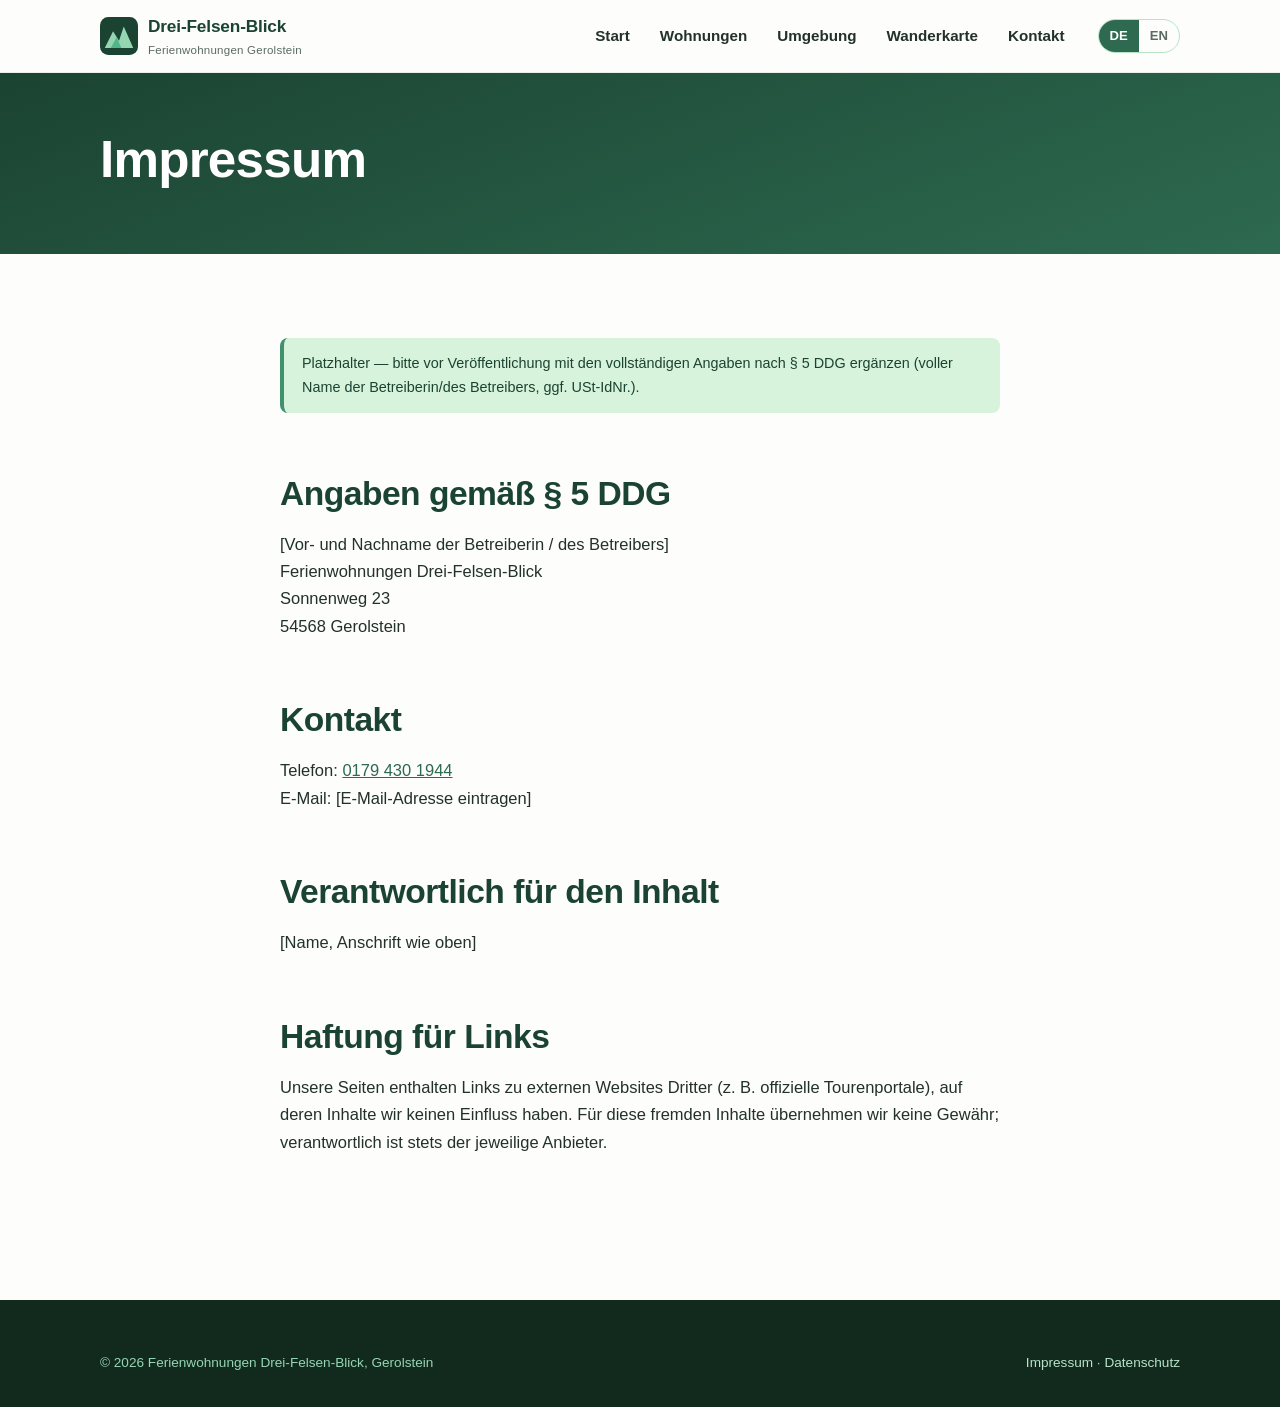
<file: impressum.html>
<!DOCTYPE html>
<html lang="de">
<head>
<meta charset="utf-8">
<meta name="viewport" content="width=device-width, initial-scale=1">
<title>Impressum · Drei-Felsen-Blick Gerolstein</title>
<meta name="robots" content="noindex">
<link rel="icon" href="data:image/svg+xml,%3Csvg xmlns='http://www.w3.org/2000/svg' viewBox='0 0 32 32'%3E%3Crect width='32' height='32' rx='7' fill='%231b4332'/%3E%3Cpath d='M4 26 L11 12 L16 20 L20 8 L28 26 Z' fill='%2395d5b2'/%3E%3C/svg%3E">
<link rel="stylesheet" href="assets/css/style.css">
</head>
<body>
<a class="skip-link" href="#main">Zum Inhalt springen</a>

<header class="site-header">
  <div class="container header-inner">
    <a class="brand" href="index.html" aria-label="Drei-Felsen-Blick — Startseite">
      <svg viewBox="0 0 32 32" aria-hidden="true"><rect width="32" height="32" rx="7" fill="#1b4332"/><path d="M4 26 L11 12 L16 20 L20 8 L28 26 Z" fill="#95d5b2"/><path d="M9 26 L14 17 L18 26 Z" fill="#52b788"/></svg>
      <span>Drei-Felsen-Blick<small>Ferienwohnungen Gerolstein</small></span>
    </a>
    <button class="nav-toggle" aria-label="Menü öffnen" aria-expanded="false">
      <span></span><span></span><span></span>
    </button>
    <nav class="main-nav" aria-label="Hauptnavigation">
      <a href="index.html">Start</a>
      <a href="wohnungen.html">Wohnungen</a>
      <a href="umgebung.html">Umgebung</a>
      <a href="wanderkarte.html">Wanderkarte</a>
      <a href="kontakt.html">Kontakt</a>
    </nav>
    <div class="lang-switch" aria-label="Sprache wählen">
      <span class="current">DE</span>
      <a href="en/index.html" lang="en" hreflang="en">EN</a>
    </div>
  </div>
</header>

<main id="main">
  <div class="page-hero">
    <div class="container"><h1>Impressum</h1></div>
  </div>
  <section>
    <div class="container legal-page">
      <p class="placeholder-note">Platzhalter — bitte vor Veröffentlichung mit den vollständigen Angaben nach § 5 DDG ergänzen (voller Name der Betreiberin/des Betreibers, ggf. USt-IdNr.).</p>
      <h2>Angaben gemäß § 5 DDG</h2>
      <p>
        [Vor- und Nachname der Betreiberin / des Betreibers]<br>
        Ferienwohnungen Drei-Felsen-Blick<br>
        Sonnenweg 23<br>
        54568 Gerolstein
      </p>
      <h2>Kontakt</h2>
      <p>
        Telefon: <a href="tel:+491794301944">0179 430 1944</a><br>
        E-Mail: [E-Mail-Adresse eintragen]
      </p>
      <h2>Verantwortlich für den Inhalt</h2>
      <p>[Name, Anschrift wie oben]</p>
      <h2>Haftung für Links</h2>
      <p>Unsere Seiten enthalten Links zu externen Websites Dritter (z.&nbsp;B. offizielle Tourenportale), auf deren Inhalte wir keinen Einfluss haben. Für diese fremden Inhalte übernehmen wir keine Gewähr; verantwortlich ist stets der jeweilige Anbieter.</p>
    </div>
  </section>
</main>

<footer class="site-footer">
  <div class="container">
    <div class="footer-bottom" style="border-top:0;padding-top:0;">
      <span>© <span data-year>2026</span> Ferienwohnungen Drei-Felsen-Blick, Gerolstein</span>
      <span><a href="impressum.html">Impressum</a> · <a href="datenschutz.html">Datenschutz</a></span>
    </div>
  </div>
</footer>

<script src="assets/js/data.js"></script>
<script src="assets/js/main.js"></script>
</body>
</html>
</file>
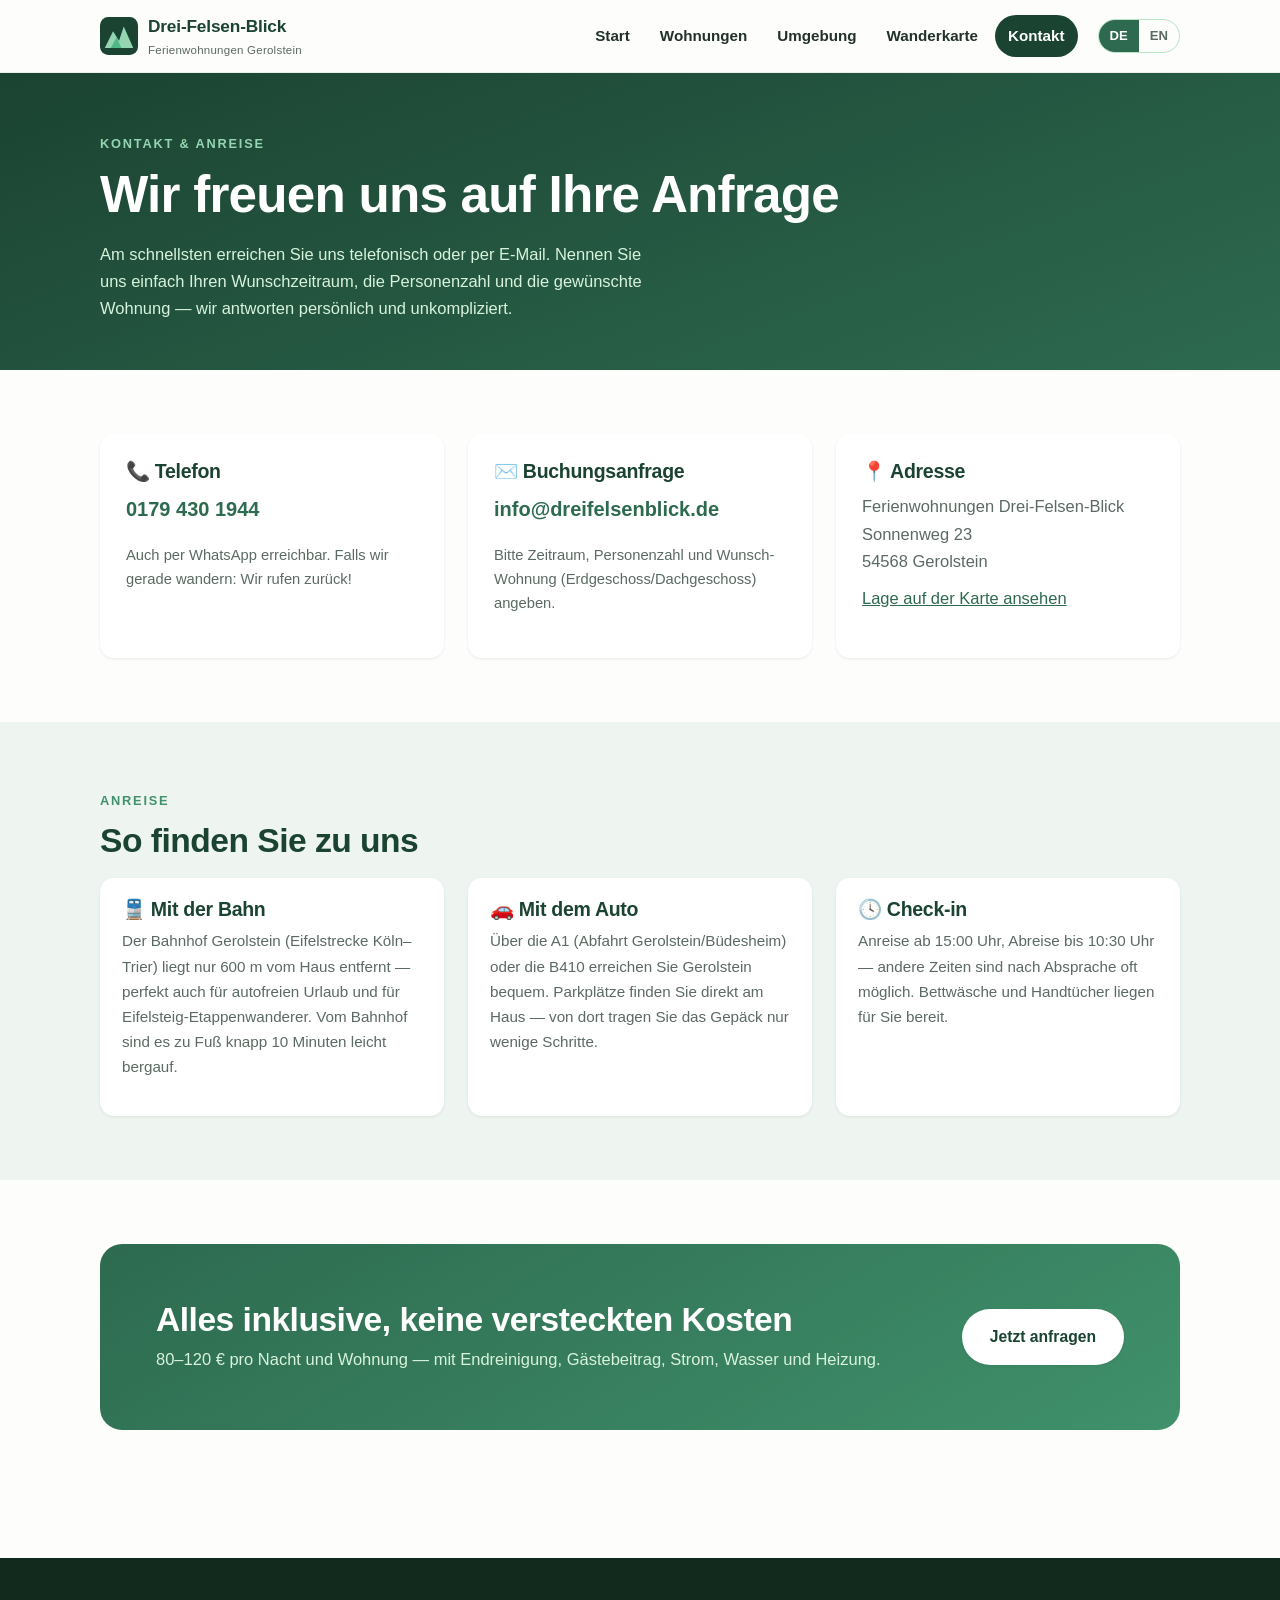
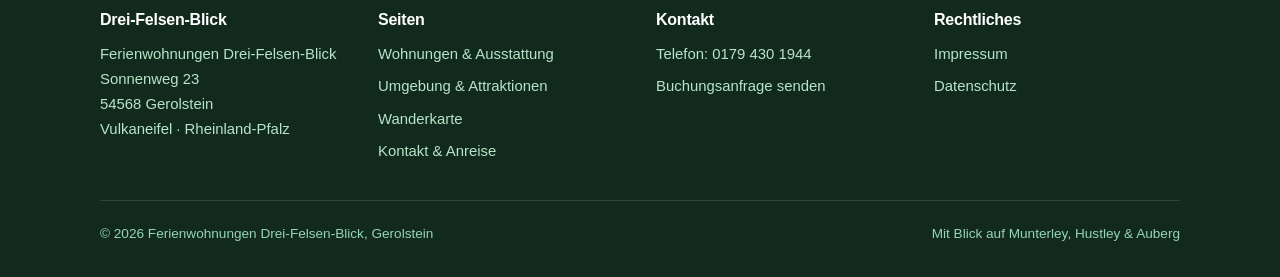
<file: kontakt.html>
<!DOCTYPE html>
<html lang="de">
<head>
<meta charset="utf-8">
<meta name="viewport" content="width=device-width, initial-scale=1">
<title>Kontakt &amp; Anreise · Drei-Felsen-Blick Gerolstein</title>
<meta name="description" content="Buchungsanfrage für die Ferienwohnungen Drei-Felsen-Blick in Gerolstein: Telefon 0179 430 1944, Sonnenweg 23, 54568 Gerolstein. Anreise mit Bahn oder Auto.">
<link rel="alternate" hreflang="de" href="kontakt.html">
<link rel="alternate" hreflang="en" href="en/contact.html">
<link rel="icon" href="data:image/svg+xml,%3Csvg xmlns='http://www.w3.org/2000/svg' viewBox='0 0 32 32'%3E%3Crect width='32' height='32' rx='7' fill='%231b4332'/%3E%3Cpath d='M4 26 L11 12 L16 20 L20 8 L28 26 Z' fill='%2395d5b2'/%3E%3C/svg%3E">
<link rel="stylesheet" href="assets/css/style.css">
</head>
<body>
<a class="skip-link" href="#main">Zum Inhalt springen</a>

<header class="site-header">
  <div class="container header-inner">
    <a class="brand" href="index.html" aria-label="Drei-Felsen-Blick — Startseite">
      <svg viewBox="0 0 32 32" aria-hidden="true"><rect width="32" height="32" rx="7" fill="#1b4332"/><path d="M4 26 L11 12 L16 20 L20 8 L28 26 Z" fill="#95d5b2"/><path d="M9 26 L14 17 L18 26 Z" fill="#52b788"/></svg>
      <span>Drei-Felsen-Blick<small>Ferienwohnungen Gerolstein</small></span>
    </a>
    <button class="nav-toggle" aria-label="Menü öffnen" aria-expanded="false">
      <span></span><span></span><span></span>
    </button>
    <nav class="main-nav" aria-label="Hauptnavigation">
      <a href="index.html">Start</a>
      <a href="wohnungen.html">Wohnungen</a>
      <a href="umgebung.html">Umgebung</a>
      <a href="wanderkarte.html">Wanderkarte</a>
      <a href="kontakt.html" class="active">Kontakt</a>
    </nav>
    <div class="lang-switch" aria-label="Sprache wählen">
      <span class="current">DE</span>
      <a href="en/contact.html" lang="en" hreflang="en">EN</a>
    </div>
  </div>
</header>

<main id="main">

  <div class="page-hero">
    <div class="container">
      <span class="eyebrow" style="color:var(--forest-300);">Kontakt &amp; Anreise</span>
      <h1>Wir freuen uns auf Ihre Anfrage</h1>
      <p>Am schnellsten erreichen Sie uns telefonisch oder per E-Mail. Nennen Sie uns einfach Ihren Wunschzeitraum, die Personenzahl und die gewünschte Wohnung — wir antworten persönlich und unkompliziert.</p>
    </div>
  </div>

  <section>
    <div class="container">
      <div class="contact-grid">
        <div class="contact-card">
          <h3>📞 Telefon</h3>
          <p><a class="big-link" href="tel:+491794301944">0179&nbsp;430&nbsp;1944</a></p>
          <p style="color:var(--text-muted);font-size:0.92rem;">Auch per WhatsApp erreichbar. Falls wir gerade wandern: Wir rufen zurück!</p>
        </div>
        <div class="contact-card">
          <h3>✉️ Buchungsanfrage</h3>
          <p><a class="big-link" href="mailto:info@dreifelsenblick.de?subject=Buchungsanfrage%20Drei-Felsen-Blick">info@dreifelsenblick.de</a></p>
          <p style="color:var(--text-muted);font-size:0.92rem;">Bitte Zeitraum, Personenzahl und Wunsch-Wohnung (Erdgeschoss/Dachgeschoss) angeben.</p>
        </div>
        <div class="contact-card">
          <h3>📍 Adresse</h3>
          <address>
            Ferienwohnungen Drei-Felsen-Blick<br>
            Sonnenweg 23<br>
            54568 Gerolstein
          </address>
          <p style="margin-top:10px;"><a href="wanderkarte.html">Lage auf der Karte ansehen</a></p>
        </div>
      </div>
    </div>
  </section>

  <section class="alt-bg">
    <div class="container">
      <span class="eyebrow">Anreise</span>
      <h2>So finden Sie zu uns</h2>
      <div class="card-grid">
        <article class="card"><div class="card-body">
          <h3>🚆 Mit der Bahn</h3>
          <p>Der Bahnhof Gerolstein (Eifelstrecke Köln–Trier) liegt nur 600 m vom Haus entfernt — perfekt auch für autofreien Urlaub und für Eifelsteig-Etappenwanderer. Vom Bahnhof sind es zu Fuß knapp 10 Minuten leicht bergauf.</p>
        </div></article>
        <article class="card"><div class="card-body">
          <h3>🚗 Mit dem Auto</h3>
          <p>Über die A1 (Abfahrt Gerolstein/Büdesheim) oder die B410 erreichen Sie Gerolstein bequem. Parkplätze finden Sie direkt am Haus — von dort tragen Sie das Gepäck nur wenige Schritte.</p>
        </div></article>
        <article class="card"><div class="card-body">
          <h3>🕓 Check-in</h3>
          <p>Anreise ab 15:00 Uhr, Abreise bis 10:30 Uhr — andere Zeiten sind nach Absprache oft möglich. Bettwäsche und Handtücher liegen für Sie bereit.</p>
        </div></article>
      </div>
    </div>
  </section>

  <section>
    <div class="container">
      <div class="cta-band">
        <div>
          <h2>Alles inklusive, keine versteckten Kosten</h2>
          <p>80–120 € pro Nacht und Wohnung — mit Endreinigung, Gästebeitrag, Strom, Wasser und Heizung.</p>
        </div>
        <a class="btn btn-light" href="mailto:info@dreifelsenblick.de?subject=Buchungsanfrage%20Drei-Felsen-Blick">Jetzt anfragen</a>
      </div>
    </div>
  </section>

</main>

<footer class="site-footer">
  <div class="container">
    <div class="footer-grid">
      <div>
        <h4>Drei-Felsen-Blick</h4>
        <address>
          Ferienwohnungen Drei-Felsen-Blick<br>
          Sonnenweg 23<br>
          54568 Gerolstein<br>
          Vulkaneifel · Rheinland-Pfalz
        </address>
      </div>
      <div>
        <h4>Seiten</h4>
        <ul>
          <li><a href="wohnungen.html">Wohnungen &amp; Ausstattung</a></li>
          <li><a href="umgebung.html">Umgebung &amp; Attraktionen</a></li>
          <li><a href="wanderkarte.html">Wanderkarte</a></li>
          <li><a href="kontakt.html">Kontakt &amp; Anreise</a></li>
        </ul>
      </div>
      <div>
        <h4>Kontakt</h4>
        <ul>
          <li><a href="tel:+491794301944">Telefon: 0179 430 1944</a></li>
          <li><a href="kontakt.html">Buchungsanfrage senden</a></li>
        </ul>
      </div>
      <div>
        <h4>Rechtliches</h4>
        <ul>
          <li><a href="impressum.html">Impressum</a></li>
          <li><a href="datenschutz.html">Datenschutz</a></li>
        </ul>
      </div>
    </div>
    <div class="footer-bottom">
      <span>© <span data-year>2026</span> Ferienwohnungen Drei-Felsen-Blick, Gerolstein</span>
      <span>Mit Blick auf Munterley, Hustley &amp; Auberg</span>
    </div>
  </div>
</footer>

<script src="assets/js/data.js"></script>
<script src="assets/js/main.js"></script>
</body>
</html>
</file>
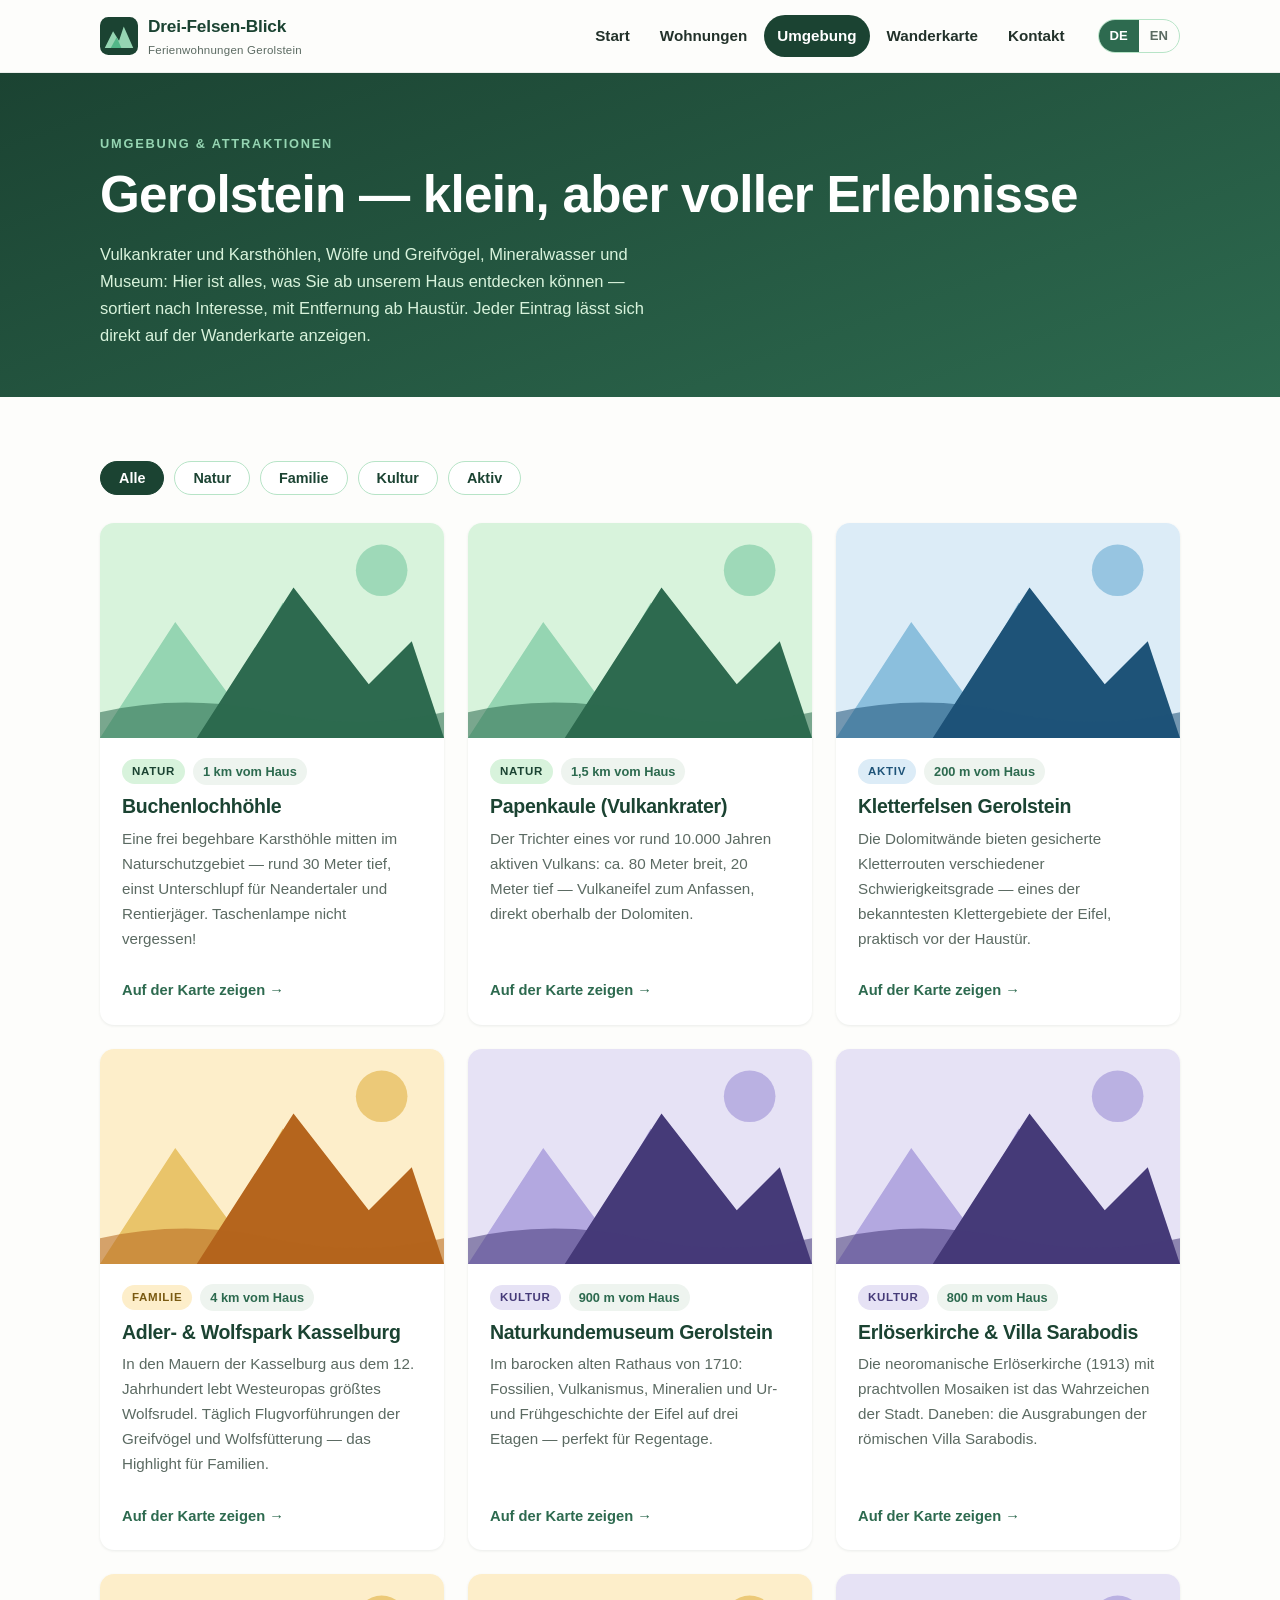
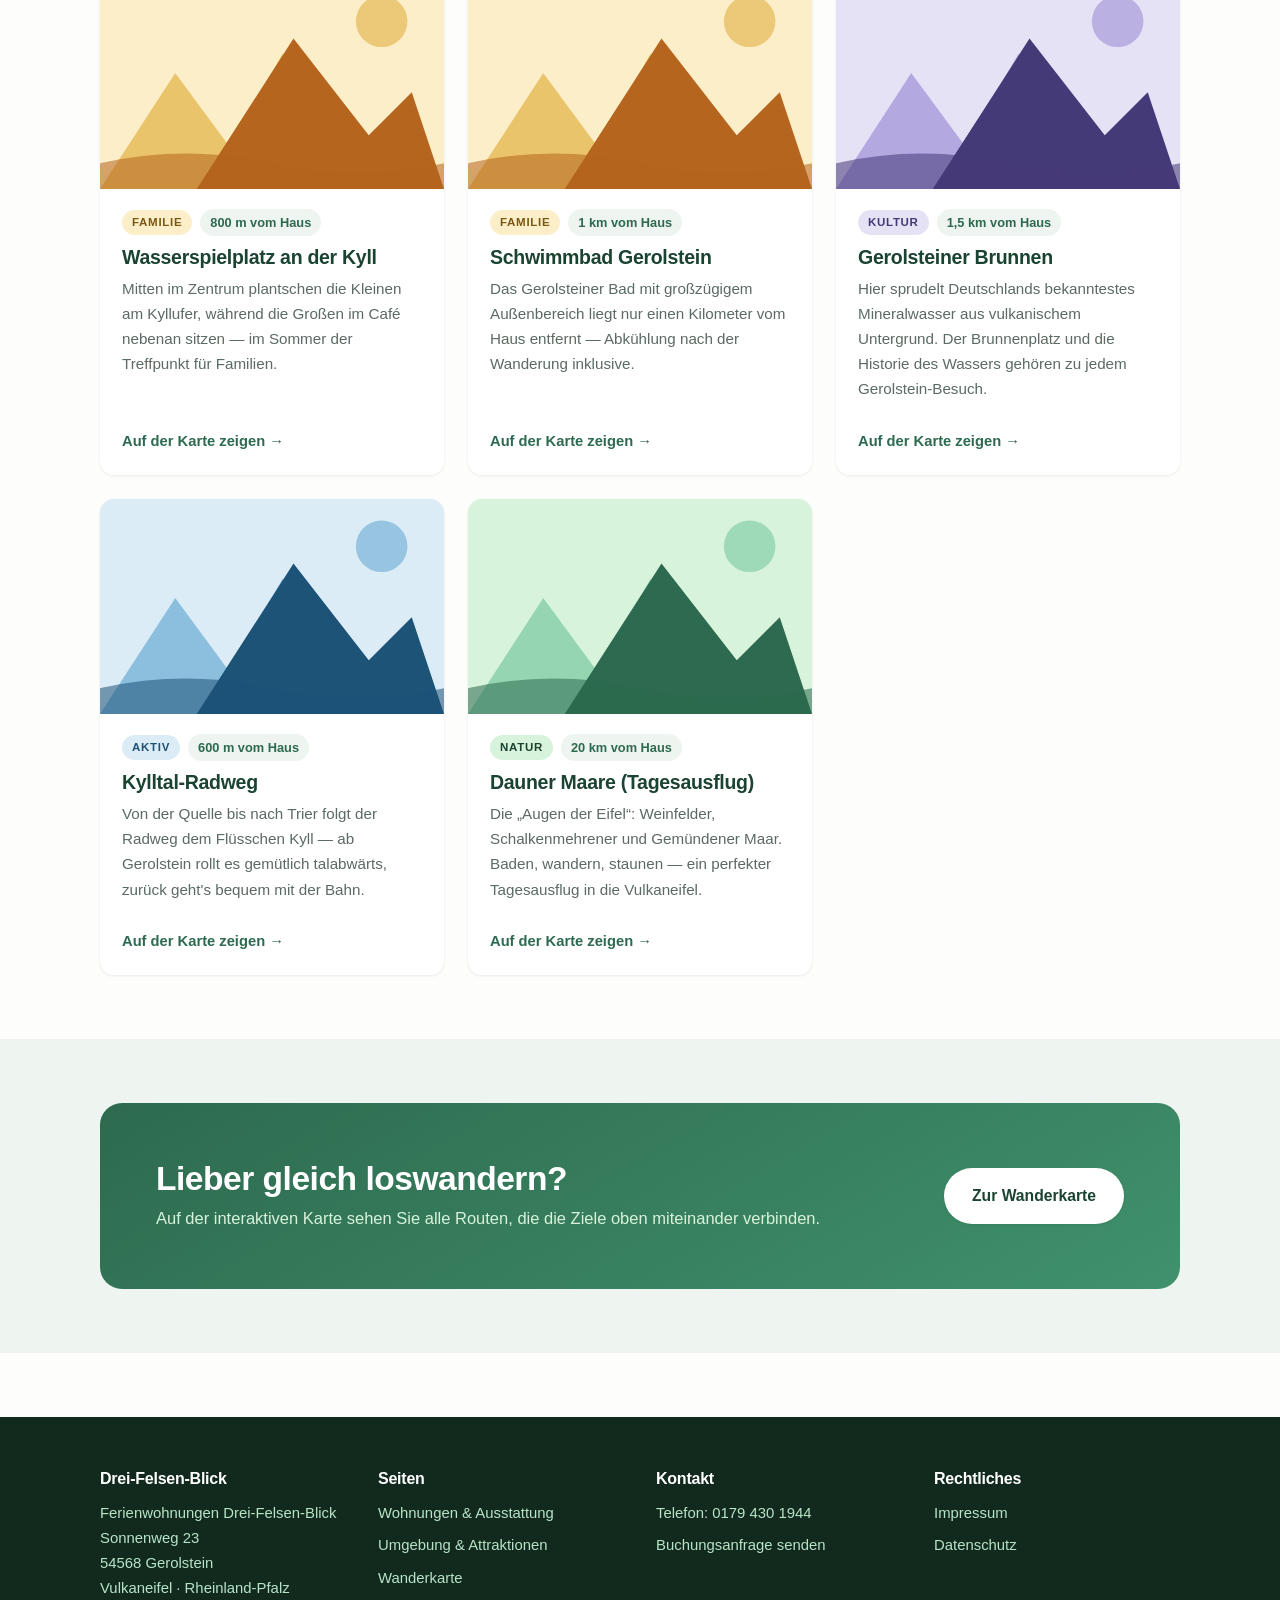
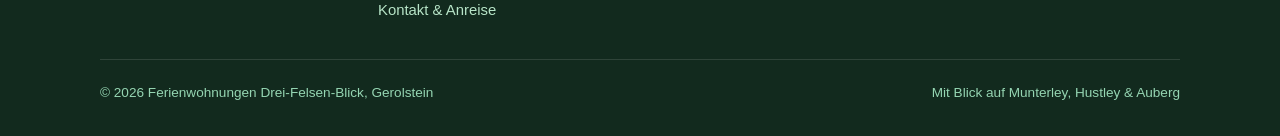
<file: umgebung.html>
<!DOCTYPE html>
<html lang="de">
<head>
<meta charset="utf-8">
<meta name="viewport" content="width=device-width, initial-scale=1">
<title>Umgebung &amp; Attraktionen · Drei-Felsen-Blick Gerolstein</title>
<meta name="description" content="Attraktionen rund um Gerolstein: Gerolsteiner Dolomiten, Buchenlochhöhle, Adler- & Wolfspark Kasselburg, Naturkundemuseum und mehr — mit Entfernung ab Haus.">
<link rel="alternate" hreflang="de" href="umgebung.html">
<link rel="alternate" hreflang="en" href="en/surroundings.html">
<link rel="icon" href="data:image/svg+xml,%3Csvg xmlns='http://www.w3.org/2000/svg' viewBox='0 0 32 32'%3E%3Crect width='32' height='32' rx='7' fill='%231b4332'/%3E%3Cpath d='M4 26 L11 12 L16 20 L20 8 L28 26 Z' fill='%2395d5b2'/%3E%3C/svg%3E">
<link rel="stylesheet" href="assets/css/style.css">
</head>
<body>
<a class="skip-link" href="#main">Zum Inhalt springen</a>

<header class="site-header">
  <div class="container header-inner">
    <a class="brand" href="index.html" aria-label="Drei-Felsen-Blick — Startseite">
      <svg viewBox="0 0 32 32" aria-hidden="true"><rect width="32" height="32" rx="7" fill="#1b4332"/><path d="M4 26 L11 12 L16 20 L20 8 L28 26 Z" fill="#95d5b2"/><path d="M9 26 L14 17 L18 26 Z" fill="#52b788"/></svg>
      <span>Drei-Felsen-Blick<small>Ferienwohnungen Gerolstein</small></span>
    </a>
    <button class="nav-toggle" aria-label="Menü öffnen" aria-expanded="false">
      <span></span><span></span><span></span>
    </button>
    <nav class="main-nav" aria-label="Hauptnavigation">
      <a href="index.html">Start</a>
      <a href="wohnungen.html">Wohnungen</a>
      <a href="umgebung.html" class="active">Umgebung</a>
      <a href="wanderkarte.html">Wanderkarte</a>
      <a href="kontakt.html">Kontakt</a>
    </nav>
    <div class="lang-switch" aria-label="Sprache wählen">
      <span class="current">DE</span>
      <a href="en/surroundings.html" lang="en" hreflang="en">EN</a>
    </div>
  </div>
</header>

<main id="main">

  <div class="page-hero">
    <div class="container">
      <span class="eyebrow" style="color:var(--forest-300);">Umgebung &amp; Attraktionen</span>
      <h1>Gerolstein — klein, aber voller Erlebnisse</h1>
      <p>Vulkankrater und Karsthöhlen, Wölfe und Greifvögel, Mineralwasser und Museum: Hier ist alles, was Sie ab unserem Haus entdecken können — sortiert nach Interesse, mit Entfernung ab Haustür. Jeder Eintrag lässt sich direkt auf der Wanderkarte anzeigen.</p>
    </div>
  </div>

  <section>
    <div class="container">
      <div id="attractions"></div>
    </div>
  </section>

  <section class="alt-bg">
    <div class="container">
      <div class="cta-band">
        <div>
          <h2>Lieber gleich loswandern?</h2>
          <p>Auf der interaktiven Karte sehen Sie alle Routen, die die Ziele oben miteinander verbinden.</p>
        </div>
        <a class="btn btn-light" href="wanderkarte.html">Zur Wanderkarte</a>
      </div>
    </div>
  </section>

</main>

<footer class="site-footer">
  <div class="container">
    <div class="footer-grid">
      <div>
        <h4>Drei-Felsen-Blick</h4>
        <address>
          Ferienwohnungen Drei-Felsen-Blick<br>
          Sonnenweg 23<br>
          54568 Gerolstein<br>
          Vulkaneifel · Rheinland-Pfalz
        </address>
      </div>
      <div>
        <h4>Seiten</h4>
        <ul>
          <li><a href="wohnungen.html">Wohnungen &amp; Ausstattung</a></li>
          <li><a href="umgebung.html">Umgebung &amp; Attraktionen</a></li>
          <li><a href="wanderkarte.html">Wanderkarte</a></li>
          <li><a href="kontakt.html">Kontakt &amp; Anreise</a></li>
        </ul>
      </div>
      <div>
        <h4>Kontakt</h4>
        <ul>
          <li><a href="tel:+491794301944">Telefon: 0179 430 1944</a></li>
          <li><a href="kontakt.html">Buchungsanfrage senden</a></li>
        </ul>
      </div>
      <div>
        <h4>Rechtliches</h4>
        <ul>
          <li><a href="impressum.html">Impressum</a></li>
          <li><a href="datenschutz.html">Datenschutz</a></li>
        </ul>
      </div>
    </div>
    <div class="footer-bottom">
      <span>© <span data-year>2026</span> Ferienwohnungen Drei-Felsen-Blick, Gerolstein</span>
      <span>Mit Blick auf Munterley, Hustley &amp; Auberg</span>
    </div>
  </div>
</footer>

<script src="assets/js/data.js"></script>
<script src="assets/js/main.js"></script>
<script>
  renderAttractions("attractions", "wanderkarte.html", null, true);
</script>
</body>
</html>
</file>
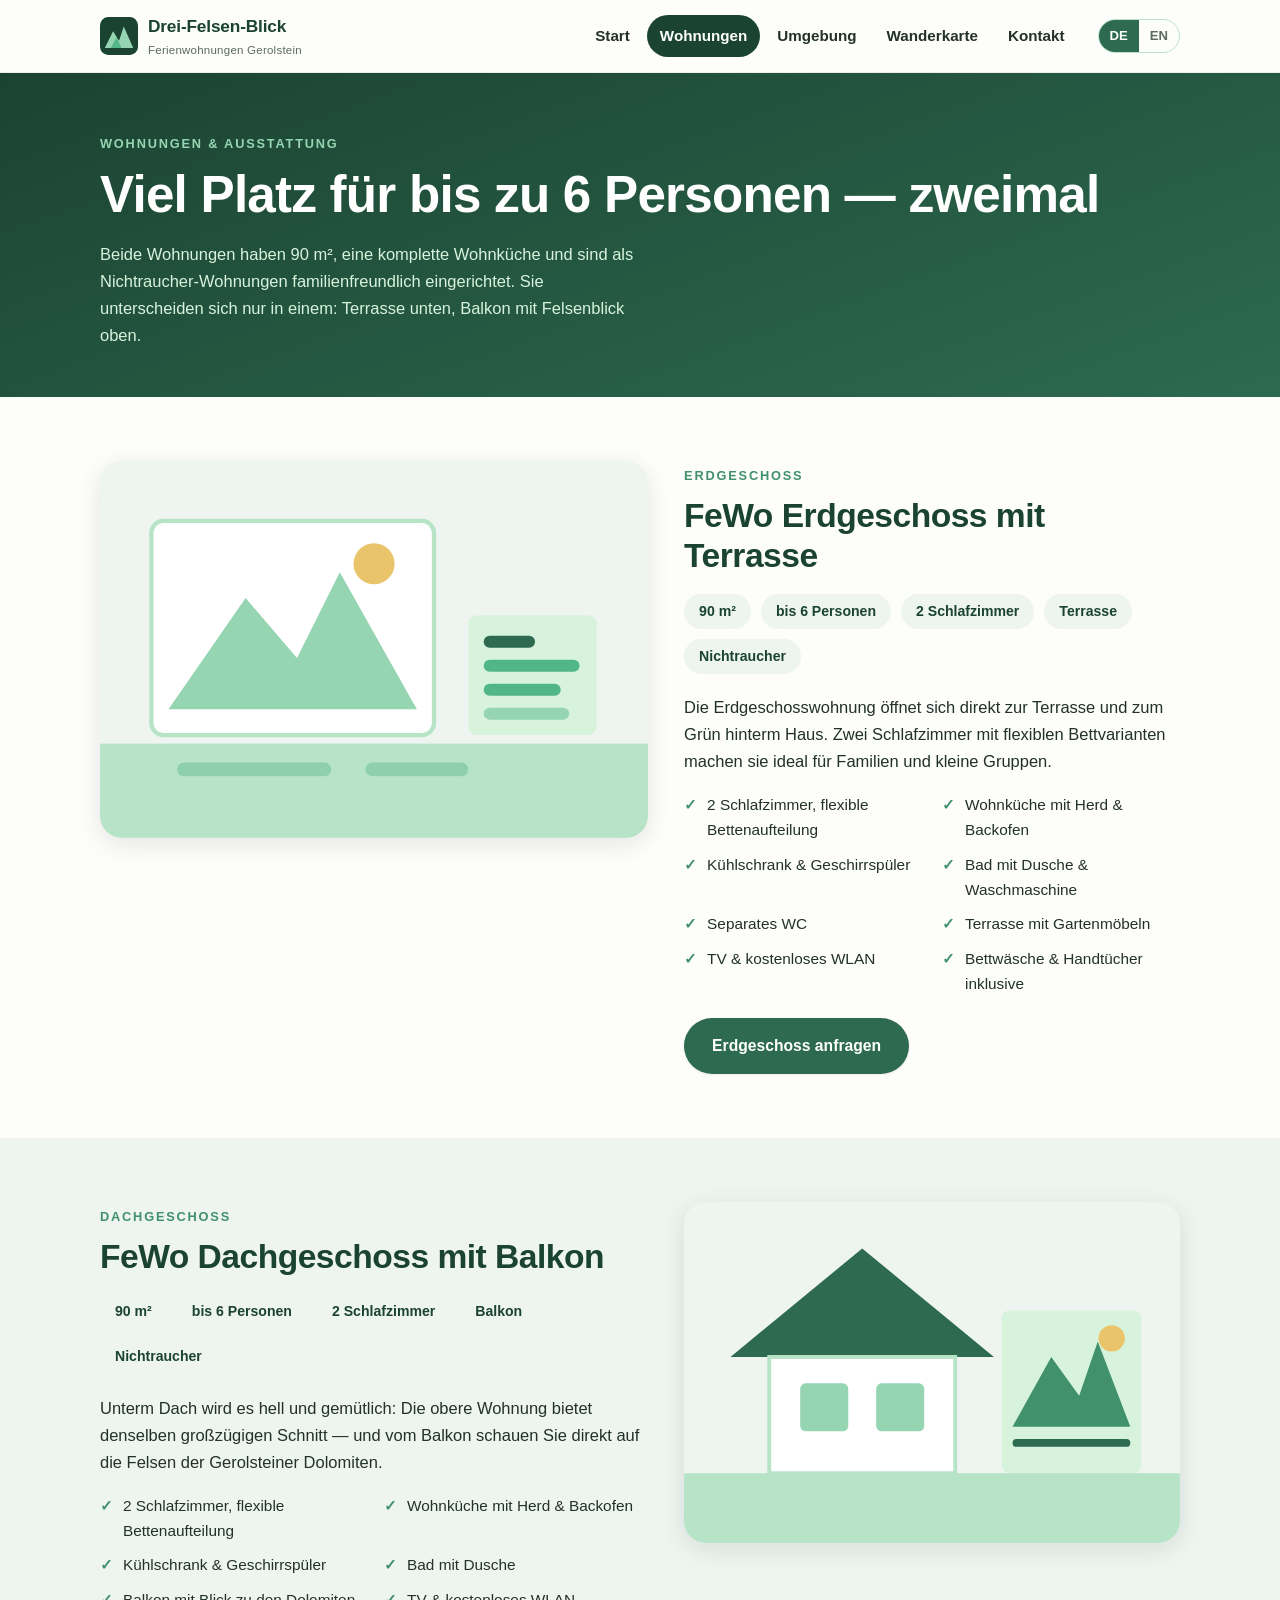
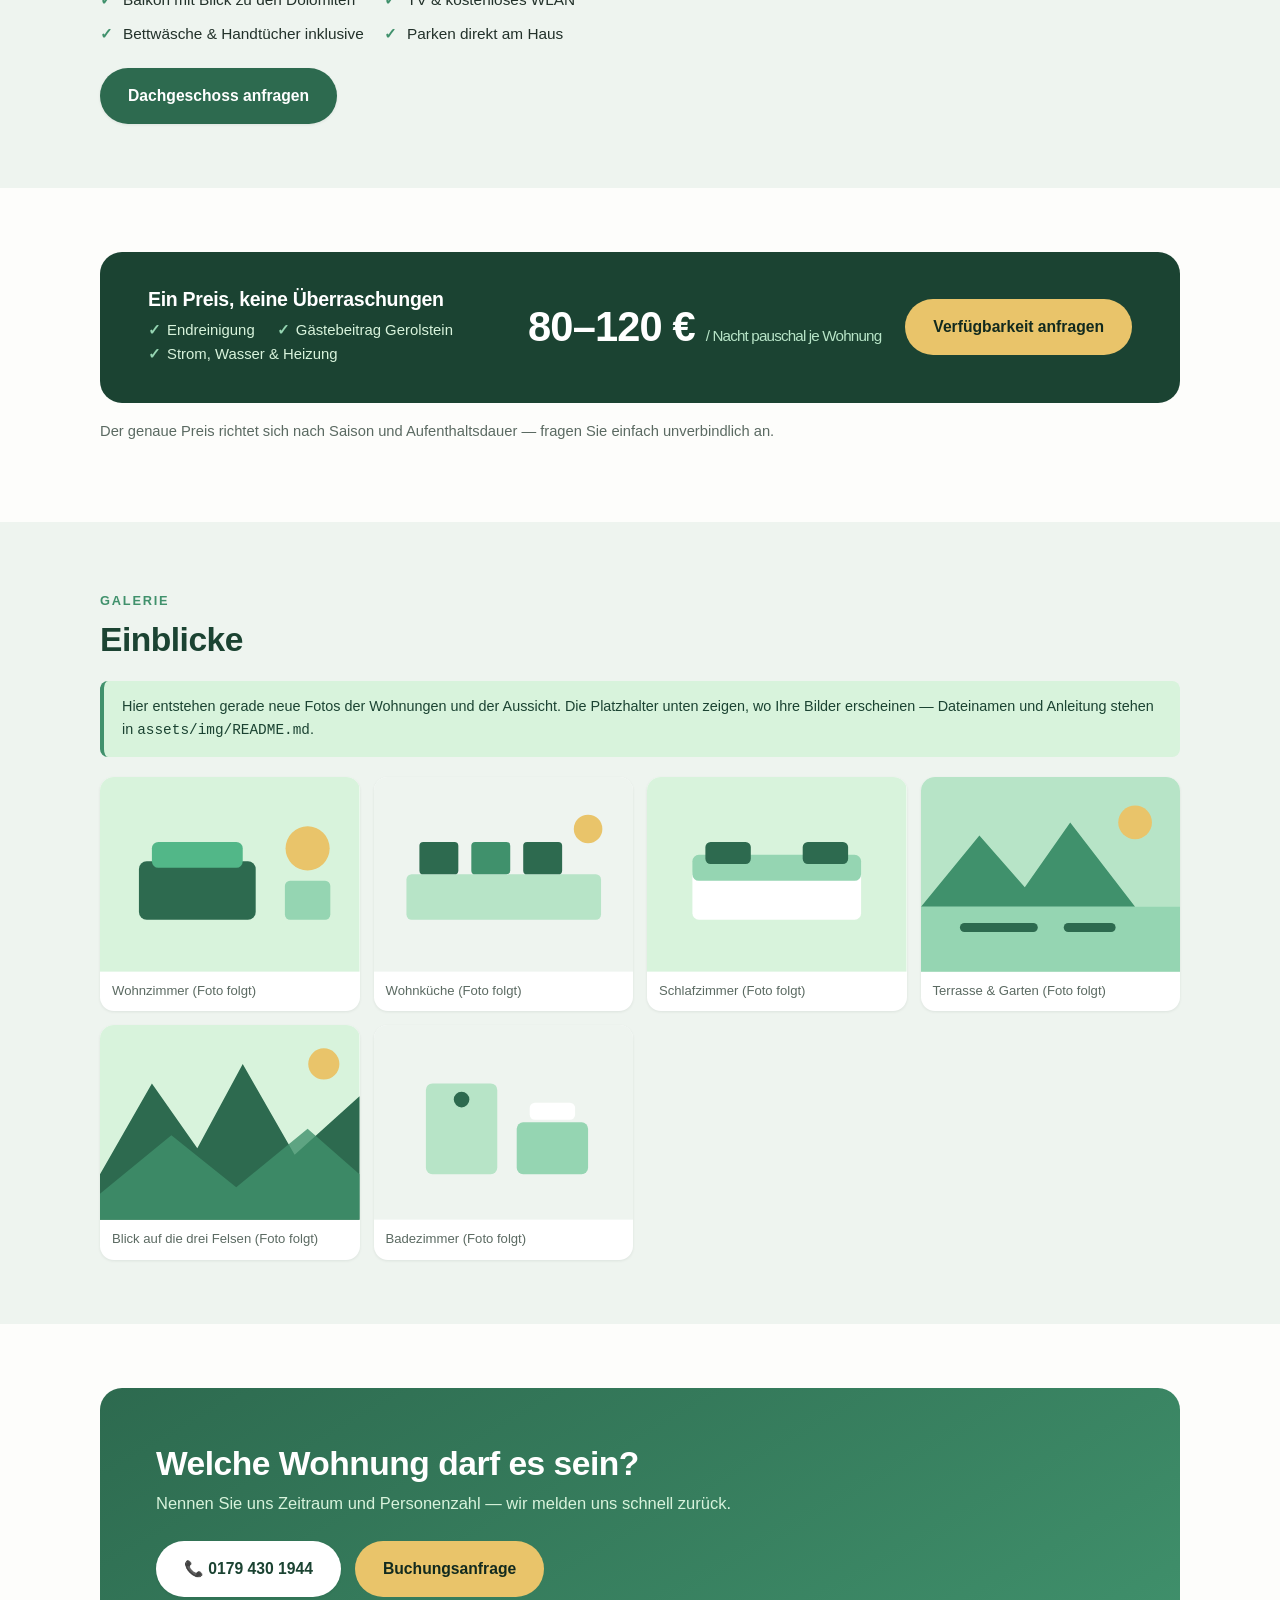
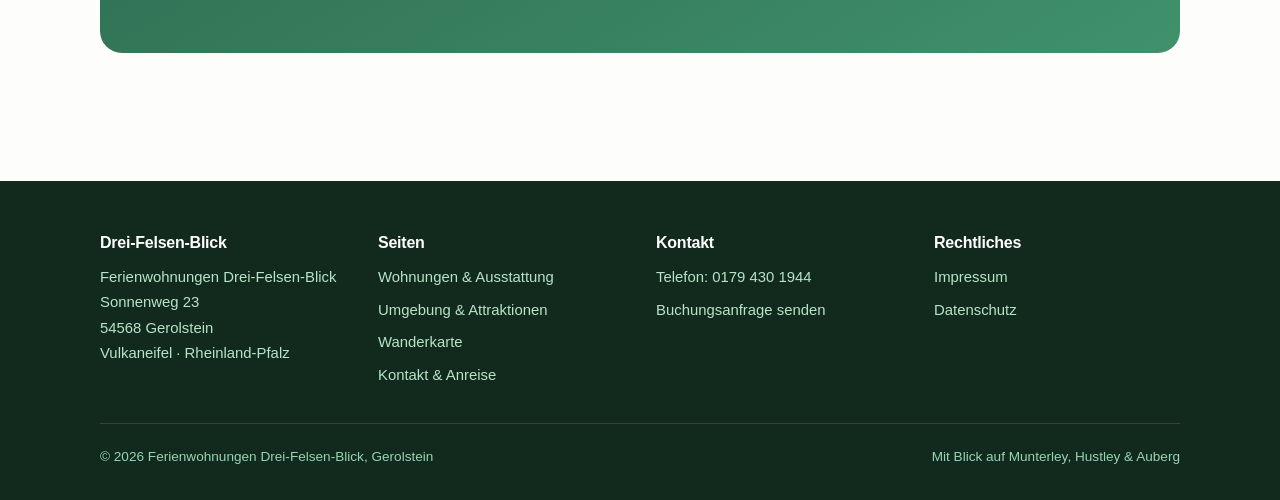
<file: wohnungen.html>
<!DOCTYPE html>
<html lang="de">
<head>
<meta charset="utf-8">
<meta name="viewport" content="width=device-width, initial-scale=1">
<title>Wohnungen &amp; Ausstattung · Drei-Felsen-Blick Gerolstein</title>
<meta name="description" content="Zwei Ferienwohnungen mit je 90 m² für bis zu 6 Personen: Erdgeschoss mit Terrasse, Dachgeschoss mit Balkon. Komplett ausgestattet, alle Nebenkosten inklusive.">
<link rel="alternate" hreflang="de" href="wohnungen.html">
<link rel="alternate" hreflang="en" href="en/apartments.html">
<link rel="icon" href="data:image/svg+xml,%3Csvg xmlns='http://www.w3.org/2000/svg' viewBox='0 0 32 32'%3E%3Crect width='32' height='32' rx='7' fill='%231b4332'/%3E%3Cpath d='M4 26 L11 12 L16 20 L20 8 L28 26 Z' fill='%2395d5b2'/%3E%3C/svg%3E">
<link rel="stylesheet" href="assets/css/style.css">
</head>
<body>
<a class="skip-link" href="#main">Zum Inhalt springen</a>

<header class="site-header">
  <div class="container header-inner">
    <a class="brand" href="index.html" aria-label="Drei-Felsen-Blick — Startseite">
      <svg viewBox="0 0 32 32" aria-hidden="true"><rect width="32" height="32" rx="7" fill="#1b4332"/><path d="M4 26 L11 12 L16 20 L20 8 L28 26 Z" fill="#95d5b2"/><path d="M9 26 L14 17 L18 26 Z" fill="#52b788"/></svg>
      <span>Drei-Felsen-Blick<small>Ferienwohnungen Gerolstein</small></span>
    </a>
    <button class="nav-toggle" aria-label="Menü öffnen" aria-expanded="false">
      <span></span><span></span><span></span>
    </button>
    <nav class="main-nav" aria-label="Hauptnavigation">
      <a href="index.html">Start</a>
      <a href="wohnungen.html" class="active">Wohnungen</a>
      <a href="umgebung.html">Umgebung</a>
      <a href="wanderkarte.html">Wanderkarte</a>
      <a href="kontakt.html">Kontakt</a>
    </nav>
    <div class="lang-switch" aria-label="Sprache wählen">
      <span class="current">DE</span>
      <a href="en/apartments.html" lang="en" hreflang="en">EN</a>
    </div>
  </div>
</header>

<main id="main">

  <div class="page-hero">
    <div class="container">
      <span class="eyebrow" style="color:var(--forest-300);">Wohnungen &amp; Ausstattung</span>
      <h1>Viel Platz für bis zu 6 Personen — zweimal</h1>
      <p>Beide Wohnungen haben 90 m², eine komplette Wohnküche und sind als Nichtraucher-Wohnungen familienfreundlich eingerichtet. Sie unterscheiden sich nur in einem: Terrasse unten, Balkon mit Felsenblick oben.</p>
    </div>
  </div>

  <!-- Erdgeschoss -->
  <section id="erdgeschoss">
    <div class="container">
      <div class="apartment">
        <div class="apartment-media">
          <svg viewBox="0 0 640 440" role="img" aria-label="Illustration der Erdgeschosswohnung mit Terrasse" preserveAspectRatio="xMidYMid slice">
            <rect width="640" height="440" fill="#eef4ef"/>
            <rect x="60" y="70" width="330" height="250" rx="14" fill="#fff" stroke="#b7e4c7" stroke-width="5"/>
            <path d="M80 290 L170 160 L230 230 L280 130 L370 290 Z" fill="#95d5b2"/>
            <circle cx="320" cy="120" r="24" fill="#e9c46a"/>
            <rect x="430" y="180" width="150" height="140" rx="10" fill="#d8f3dc"/>
            <rect x="448" y="204" width="60" height="14" rx="7" fill="#2d6a4f"/>
            <rect x="448" y="232" width="112" height="14" rx="7" fill="#52b788"/>
            <rect x="448" y="260" width="90" height="14" rx="7" fill="#52b788"/>
            <rect x="448" y="288" width="100" height="14" rx="7" fill="#95d5b2"/>
            <rect x="0" y="330" width="640" height="110" fill="#b7e4c7"/>
            <rect x="90" y="352" width="180" height="16" rx="8" fill="#8fd0ac"/>
            <rect x="310" y="352" width="120" height="16" rx="8" fill="#8fd0ac"/>
          </svg>
        </div>
        <div>
          <span class="eyebrow">Erdgeschoss</span>
          <h2>FeWo Erdgeschoss mit Terrasse</h2>
          <div class="facts-row">
            <span>90 m²</span><span>bis 6 Personen</span><span>2 Schlafzimmer</span><span>Terrasse</span><span>Nichtraucher</span>
          </div>
          <p>Die Erdgeschosswohnung öffnet sich direkt zur Terrasse und zum Grün hinterm Haus. Zwei Schlafzimmer mit flexiblen Bettvarianten machen sie ideal für Familien und kleine Gruppen.</p>
          <ul class="amenities">
            <li>2 Schlafzimmer, flexible Bettenaufteilung</li>
            <li>Wohnküche mit Herd &amp; Backofen</li>
            <li>Kühlschrank &amp; Geschirrspüler</li>
            <li>Bad mit Dusche &amp; Waschmaschine</li>
            <li>Separates WC</li>
            <li>Terrasse mit Gartenmöbeln</li>
            <li>TV &amp; kostenloses WLAN</li>
            <li>Bettwäsche &amp; Handtücher inklusive</li>
          </ul>
          <a class="btn btn-primary" href="kontakt.html">Erdgeschoss anfragen</a>
        </div>
      </div>
    </div>
  </section>

  <!-- Dachgeschoss -->
  <section id="dachgeschoss" class="alt-bg">
    <div class="container">
      <div class="apartment flip">
        <div class="apartment-media">
          <svg viewBox="0 0 640 440" role="img" aria-label="Illustration der Dachgeschosswohnung mit Balkon und Felsenblick" preserveAspectRatio="xMidYMid slice">
            <rect width="640" height="440" fill="#eef4ef"/>
            <path d="M60 200 L230 60 L400 200 Z" fill="#2d6a4f"/>
            <rect x="110" y="200" width="240" height="150" fill="#fff" stroke="#b7e4c7" stroke-width="5"/>
            <rect x="150" y="234" width="62" height="62" rx="7" fill="#95d5b2"/>
            <rect x="248" y="234" width="62" height="62" rx="7" fill="#95d5b2"/>
            <rect x="410" y="140" width="180" height="210" rx="10" fill="#d8f3dc"/>
            <path d="M424 290 L474 200 L510 250 L534 180 L576 290 Z" fill="#40916c"/>
            <circle cx="552" cy="176" r="17" fill="#e9c46a"/>
            <rect x="424" y="306" width="152" height="10" rx="5" fill="#2d6a4f"/>
            <rect x="0" y="350" width="640" height="90" fill="#b7e4c7"/>
          </svg>
        </div>
        <div>
          <span class="eyebrow">Dachgeschoss</span>
          <h2>FeWo Dachgeschoss mit Balkon</h2>
          <div class="facts-row">
            <span>90 m²</span><span>bis 6 Personen</span><span>2 Schlafzimmer</span><span>Balkon</span><span>Nichtraucher</span>
          </div>
          <p>Unterm Dach wird es hell und gemütlich: Die obere Wohnung bietet denselben großzügigen Schnitt — und vom Balkon schauen Sie direkt auf die Felsen der Gerolsteiner Dolomiten.</p>
          <ul class="amenities">
            <li>2 Schlafzimmer, flexible Bettenaufteilung</li>
            <li>Wohnküche mit Herd &amp; Backofen</li>
            <li>Kühlschrank &amp; Geschirrspüler</li>
            <li>Bad mit Dusche</li>
            <li>Balkon mit Blick zu den Dolomiten</li>
            <li>TV &amp; kostenloses WLAN</li>
            <li>Bettwäsche &amp; Handtücher inklusive</li>
            <li>Parken direkt am Haus</li>
          </ul>
          <a class="btn btn-primary" href="kontakt.html">Dachgeschoss anfragen</a>
        </div>
      </div>
    </div>
  </section>

  <!-- Preise -->
  <section>
    <div class="container">
      <div class="price-box">
        <div>
          <h3>Ein Preis, keine Überraschungen</h3>
          <ul>
            <li>Endreinigung</li>
            <li>Gästebeitrag Gerolstein</li>
            <li>Strom, Wasser &amp; Heizung</li>
          </ul>
        </div>
        <div class="price">80–120&nbsp;€ <small>/ Nacht pauschal je Wohnung</small></div>
        <a class="btn btn-sand" href="kontakt.html">Verfügbarkeit anfragen</a>
      </div>
      <p style="margin-top:16px;color:var(--text-muted);font-size:0.92rem;">Der genaue Preis richtet sich nach Saison und Aufenthaltsdauer — fragen Sie einfach unverbindlich an.</p>
    </div>
  </section>

  <!-- Galerie -->
  <section class="alt-bg">
    <div class="container">
      <span class="eyebrow">Galerie</span>
      <h2>Einblicke</h2>
      <p class="placeholder-note">Hier entstehen gerade neue Fotos der Wohnungen und der Aussicht. Die Platzhalter unten zeigen, wo Ihre Bilder erscheinen — Dateinamen und Anleitung stehen in <code>assets/img/README.md</code>.</p>
      <div class="gallery-grid" id="gallery">
        <figure>
          <svg viewBox="0 0 400 300" role="img" aria-label="Platzhalter: Wohnzimmer"><rect width="400" height="300" fill="#d8f3dc"/><rect x="60" y="130" width="180" height="90" rx="12" fill="#2d6a4f"/><rect x="80" y="100" width="140" height="40" rx="10" fill="#52b788"/><circle cx="320" cy="110" r="34" fill="#e9c46a"/><rect x="285" y="160" width="70" height="60" rx="8" fill="#95d5b2"/></svg>
          <figcaption>Wohnzimmer (Foto folgt)</figcaption>
        </figure>
        <figure>
          <svg viewBox="0 0 400 300" role="img" aria-label="Platzhalter: Wohnküche"><rect width="400" height="300" fill="#eef4ef"/><rect x="50" y="150" width="300" height="70" rx="8" fill="#b7e4c7"/><rect x="70" y="100" width="60" height="50" rx="6" fill="#2d6a4f"/><rect x="150" y="100" width="60" height="50" rx="6" fill="#40916c"/><rect x="230" y="100" width="60" height="50" rx="6" fill="#2d6a4f"/><circle cx="330" cy="80" r="22" fill="#e9c46a"/></svg>
          <figcaption>Wohnküche (Foto folgt)</figcaption>
        </figure>
        <figure>
          <svg viewBox="0 0 400 300" role="img" aria-label="Platzhalter: Schlafzimmer"><rect width="400" height="300" fill="#d8f3dc"/><rect x="70" y="140" width="260" height="80" rx="10" fill="#fff"/><rect x="70" y="120" width="260" height="40" rx="10" fill="#95d5b2"/><rect x="90" y="100" width="70" height="34" rx="8" fill="#2d6a4f"/><rect x="240" y="100" width="70" height="34" rx="8" fill="#2d6a4f"/></svg>
          <figcaption>Schlafzimmer (Foto folgt)</figcaption>
        </figure>
        <figure>
          <svg viewBox="0 0 400 300" role="img" aria-label="Platzhalter: Terrasse und Garten"><rect width="400" height="300" fill="#b7e4c7"/><path d="M0 200 L90 90 L160 170 L230 70 L330 200 Z" fill="#40916c"/><circle cx="330" cy="70" r="26" fill="#e9c46a"/><rect x="0" y="200" width="400" height="100" fill="#95d5b2"/><rect x="60" y="225" width="120" height="14" rx="7" fill="#2d6a4f"/><rect x="220" y="225" width="80" height="14" rx="7" fill="#2d6a4f"/></svg>
          <figcaption>Terrasse &amp; Garten (Foto folgt)</figcaption>
        </figure>
        <figure>
          <svg viewBox="0 0 400 300" role="img" aria-label="Platzhalter: Balkonblick auf die Felsen"><rect width="400" height="300" fill="#d8f3dc"/><path d="M0 230 L80 90 L150 190 L220 60 L300 200 L400 110 L400 300 L0 300 Z" fill="#2d6a4f"/><path d="M0 260 L110 170 L210 250 L320 160 L400 230 L400 300 L0 300 Z" fill="#40916c" opacity="0.8"/><circle cx="345" cy="60" r="24" fill="#e9c46a"/></svg>
          <figcaption>Blick auf die drei Felsen (Foto folgt)</figcaption>
        </figure>
        <figure>
          <svg viewBox="0 0 400 300" role="img" aria-label="Platzhalter: Badezimmer"><rect width="400" height="300" fill="#eef4ef"/><rect x="80" y="90" width="110" height="140" rx="10" fill="#b7e4c7"/><circle cx="135" cy="115" r="12" fill="#2d6a4f"/><rect x="220" y="150" width="110" height="80" rx="10" fill="#95d5b2"/><rect x="240" y="120" width="70" height="26" rx="8" fill="#fff"/></svg>
          <figcaption>Badezimmer (Foto folgt)</figcaption>
        </figure>
      </div>
    </div>
  </section>

  <!-- CTA -->
  <section>
    <div class="container">
      <div class="cta-band">
        <div>
          <h2>Welche Wohnung darf es sein?</h2>
          <p>Nennen Sie uns Zeitraum und Personenzahl — wir melden uns schnell zurück.</p>
        </div>
        <div style="display:flex;gap:14px;flex-wrap:wrap;">
          <a class="btn btn-light" href="tel:+491794301944">📞 0179 430 1944</a>
          <a class="btn btn-sand" href="kontakt.html">Buchungsanfrage</a>
        </div>
      </div>
    </div>
  </section>

</main>

<footer class="site-footer">
  <div class="container">
    <div class="footer-grid">
      <div>
        <h4>Drei-Felsen-Blick</h4>
        <address>
          Ferienwohnungen Drei-Felsen-Blick<br>
          Sonnenweg 23<br>
          54568 Gerolstein<br>
          Vulkaneifel · Rheinland-Pfalz
        </address>
      </div>
      <div>
        <h4>Seiten</h4>
        <ul>
          <li><a href="wohnungen.html">Wohnungen &amp; Ausstattung</a></li>
          <li><a href="umgebung.html">Umgebung &amp; Attraktionen</a></li>
          <li><a href="wanderkarte.html">Wanderkarte</a></li>
          <li><a href="kontakt.html">Kontakt &amp; Anreise</a></li>
        </ul>
      </div>
      <div>
        <h4>Kontakt</h4>
        <ul>
          <li><a href="tel:+491794301944">Telefon: 0179 430 1944</a></li>
          <li><a href="kontakt.html">Buchungsanfrage senden</a></li>
        </ul>
      </div>
      <div>
        <h4>Rechtliches</h4>
        <ul>
          <li><a href="impressum.html">Impressum</a></li>
          <li><a href="datenschutz.html">Datenschutz</a></li>
        </ul>
      </div>
    </div>
    <div class="footer-bottom">
      <span>© <span data-year>2026</span> Ferienwohnungen Drei-Felsen-Blick, Gerolstein</span>
      <span>Mit Blick auf Munterley, Hustley &amp; Auberg</span>
    </div>
  </div>
</footer>

<script src="assets/js/data.js"></script>
<script src="assets/js/main.js"></script>
</body>
</html>
</file>
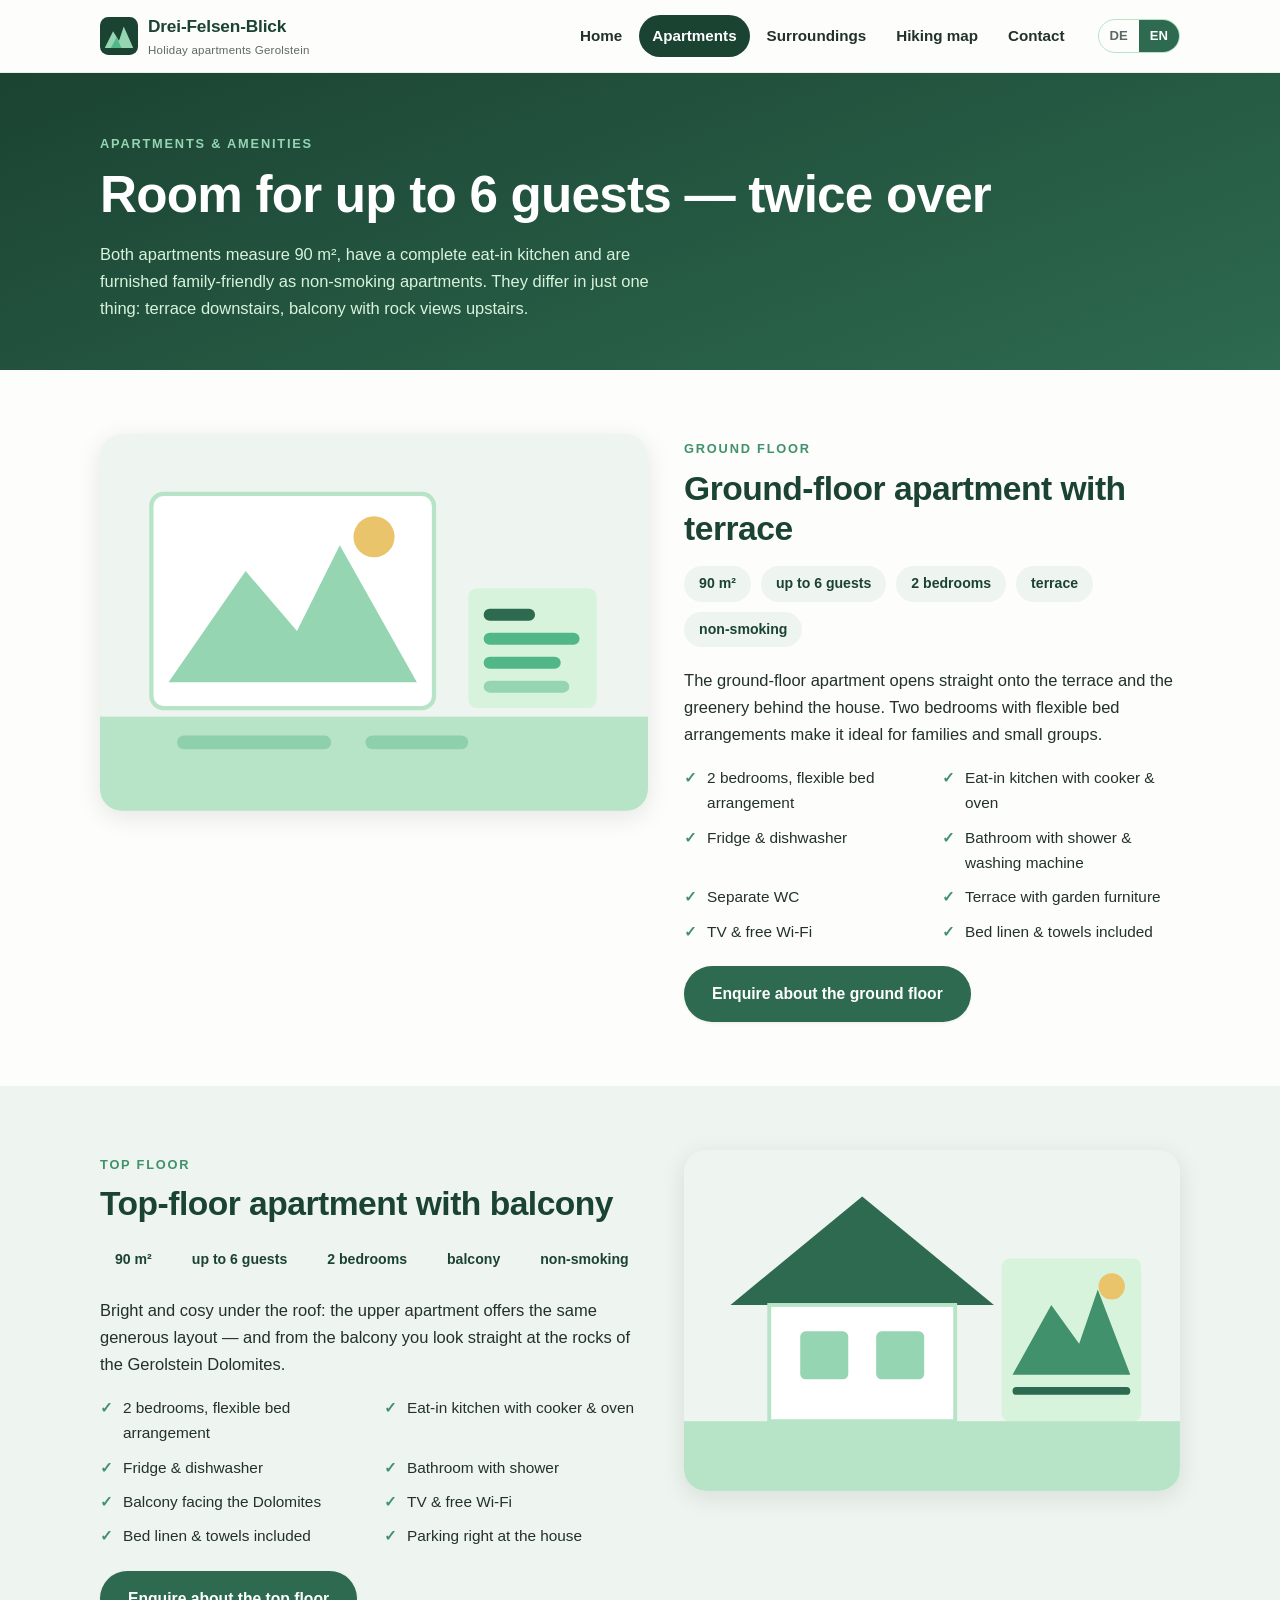
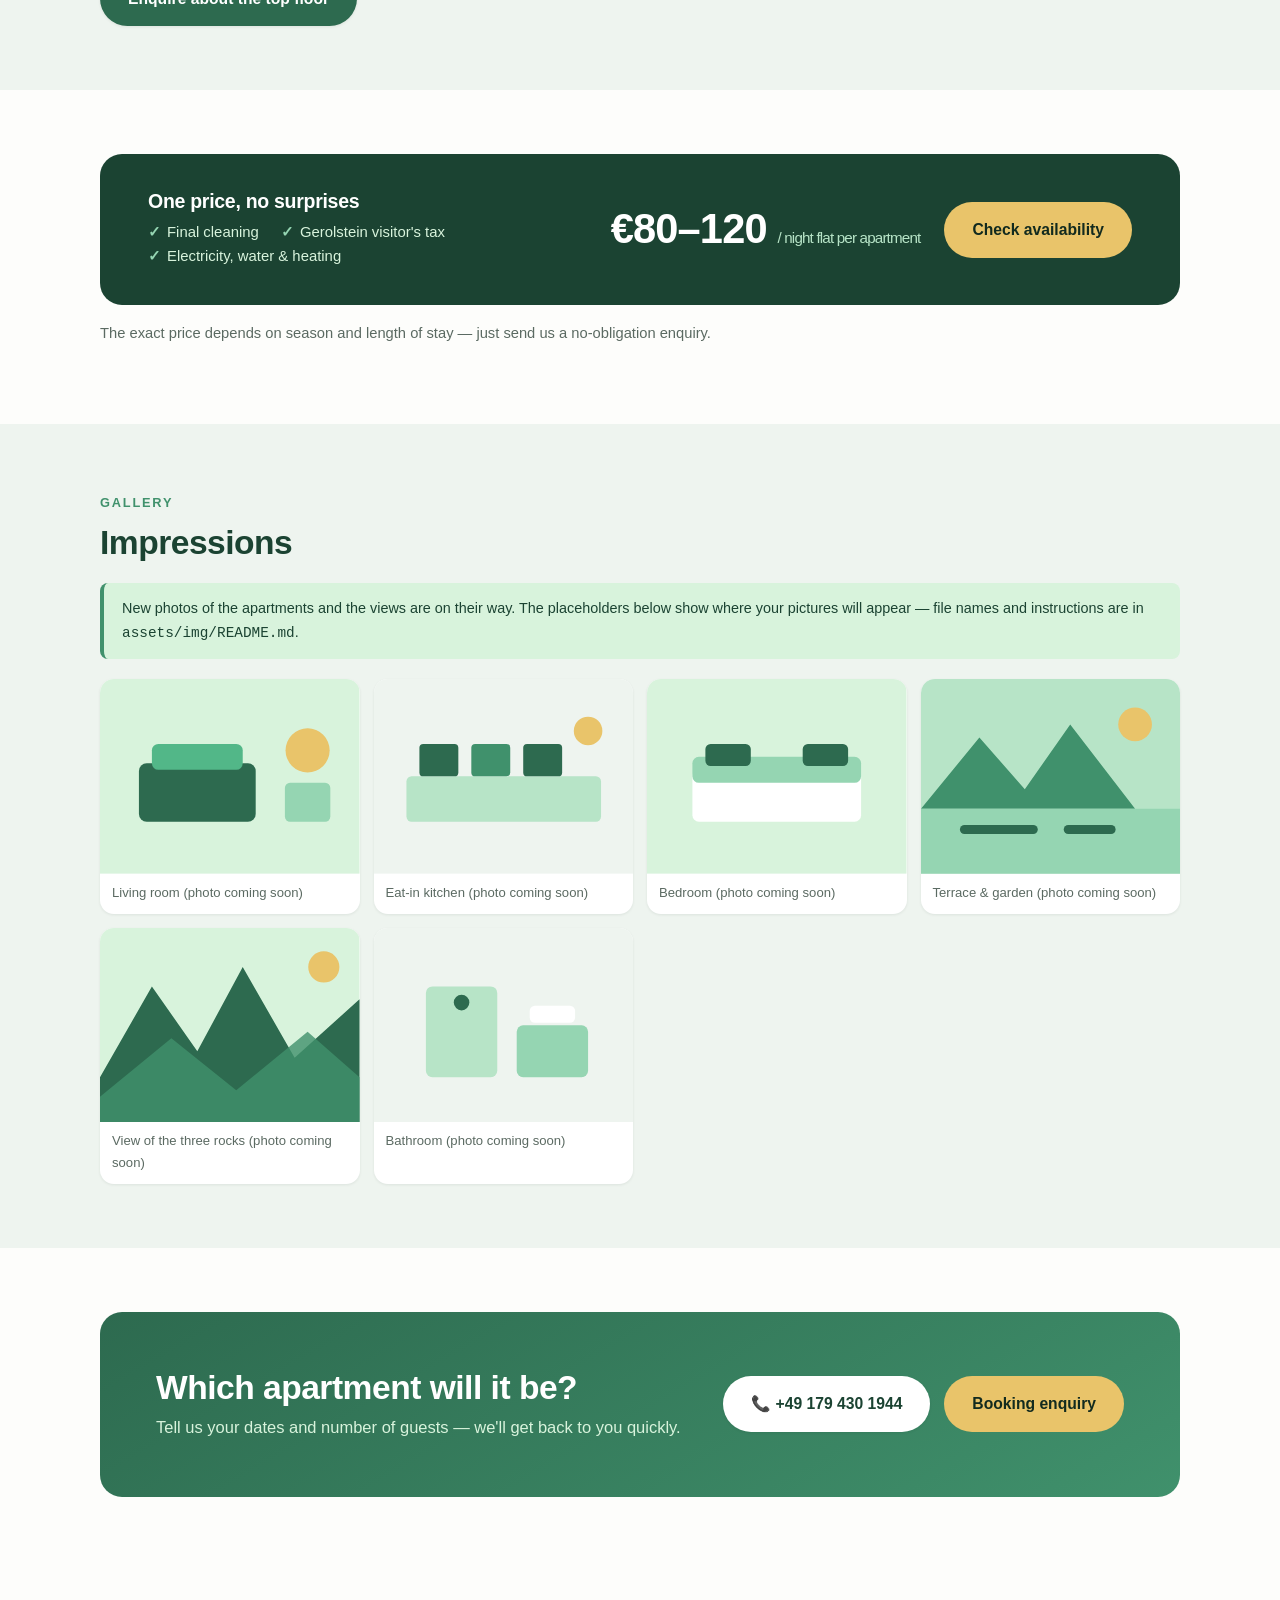
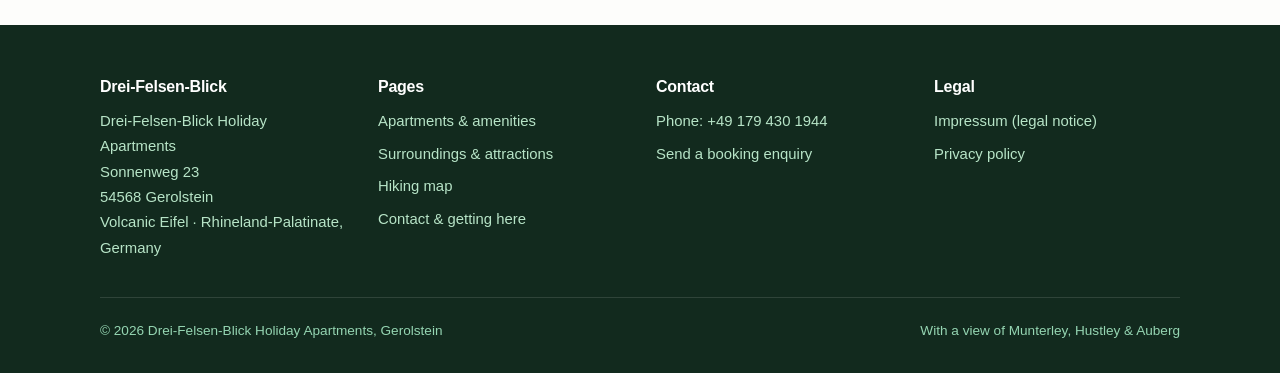
<file: en/apartments.html>
<!DOCTYPE html>
<html lang="en">
<head>
<meta charset="utf-8">
<meta name="viewport" content="width=device-width, initial-scale=1">
<title>Apartments &amp; Amenities · Drei-Felsen-Blick Gerolstein</title>
<meta name="description" content="Two holiday apartments with 90 m² each for up to 6 guests: ground floor with terrace, top floor with balcony. Fully equipped, all utilities included.">
<link rel="alternate" hreflang="de" href="../wohnungen.html">
<link rel="alternate" hreflang="en" href="apartments.html">
<link rel="icon" href="data:image/svg+xml,%3Csvg xmlns='http://www.w3.org/2000/svg' viewBox='0 0 32 32'%3E%3Crect width='32' height='32' rx='7' fill='%231b4332'/%3E%3Cpath d='M4 26 L11 12 L16 20 L20 8 L28 26 Z' fill='%2395d5b2'/%3E%3C/svg%3E">
<link rel="stylesheet" href="../assets/css/style.css">
</head>
<body>
<a class="skip-link" href="#main">Skip to content</a>

<header class="site-header">
  <div class="container header-inner">
    <a class="brand" href="index.html" aria-label="Drei-Felsen-Blick — home">
      <svg viewBox="0 0 32 32" aria-hidden="true"><rect width="32" height="32" rx="7" fill="#1b4332"/><path d="M4 26 L11 12 L16 20 L20 8 L28 26 Z" fill="#95d5b2"/><path d="M9 26 L14 17 L18 26 Z" fill="#52b788"/></svg>
      <span>Drei-Felsen-Blick<small>Holiday apartments Gerolstein</small></span>
    </a>
    <button class="nav-toggle" aria-label="Open menu" aria-expanded="false">
      <span></span><span></span><span></span>
    </button>
    <nav class="main-nav" aria-label="Main navigation">
      <a href="index.html">Home</a>
      <a href="apartments.html" class="active">Apartments</a>
      <a href="surroundings.html">Surroundings</a>
      <a href="hiking-map.html">Hiking map</a>
      <a href="contact.html">Contact</a>
    </nav>
    <div class="lang-switch" aria-label="Choose language">
      <a href="../wohnungen.html" lang="de" hreflang="de">DE</a>
      <span class="current">EN</span>
    </div>
  </div>
</header>

<main id="main">

  <div class="page-hero">
    <div class="container">
      <span class="eyebrow" style="color:var(--forest-300);">Apartments &amp; amenities</span>
      <h1>Room for up to 6 guests — twice over</h1>
      <p>Both apartments measure 90 m², have a complete eat-in kitchen and are furnished family-friendly as non-smoking apartments. They differ in just one thing: terrace downstairs, balcony with rock views upstairs.</p>
    </div>
  </div>

  <!-- Ground floor -->
  <section id="ground-floor">
    <div class="container">
      <div class="apartment">
        <div class="apartment-media">
          <svg viewBox="0 0 640 440" role="img" aria-label="Illustration of the ground-floor apartment with terrace" preserveAspectRatio="xMidYMid slice">
            <rect width="640" height="440" fill="#eef4ef"/>
            <rect x="60" y="70" width="330" height="250" rx="14" fill="#fff" stroke="#b7e4c7" stroke-width="5"/>
            <path d="M80 290 L170 160 L230 230 L280 130 L370 290 Z" fill="#95d5b2"/>
            <circle cx="320" cy="120" r="24" fill="#e9c46a"/>
            <rect x="430" y="180" width="150" height="140" rx="10" fill="#d8f3dc"/>
            <rect x="448" y="204" width="60" height="14" rx="7" fill="#2d6a4f"/>
            <rect x="448" y="232" width="112" height="14" rx="7" fill="#52b788"/>
            <rect x="448" y="260" width="90" height="14" rx="7" fill="#52b788"/>
            <rect x="448" y="288" width="100" height="14" rx="7" fill="#95d5b2"/>
            <rect x="0" y="330" width="640" height="110" fill="#b7e4c7"/>
            <rect x="90" y="352" width="180" height="16" rx="8" fill="#8fd0ac"/>
            <rect x="310" y="352" width="120" height="16" rx="8" fill="#8fd0ac"/>
          </svg>
        </div>
        <div>
          <span class="eyebrow">Ground floor</span>
          <h2>Ground-floor apartment with terrace</h2>
          <div class="facts-row">
            <span>90 m²</span><span>up to 6 guests</span><span>2 bedrooms</span><span>terrace</span><span>non-smoking</span>
          </div>
          <p>The ground-floor apartment opens straight onto the terrace and the greenery behind the house. Two bedrooms with flexible bed arrangements make it ideal for families and small groups.</p>
          <ul class="amenities">
            <li>2 bedrooms, flexible bed arrangement</li>
            <li>Eat-in kitchen with cooker &amp; oven</li>
            <li>Fridge &amp; dishwasher</li>
            <li>Bathroom with shower &amp; washing machine</li>
            <li>Separate WC</li>
            <li>Terrace with garden furniture</li>
            <li>TV &amp; free Wi-Fi</li>
            <li>Bed linen &amp; towels included</li>
          </ul>
          <a class="btn btn-primary" href="contact.html">Enquire about the ground floor</a>
        </div>
      </div>
    </div>
  </section>

  <!-- Top floor -->
  <section id="top-floor" class="alt-bg">
    <div class="container">
      <div class="apartment flip">
        <div class="apartment-media">
          <svg viewBox="0 0 640 440" role="img" aria-label="Illustration of the top-floor apartment with balcony and rock views" preserveAspectRatio="xMidYMid slice">
            <rect width="640" height="440" fill="#eef4ef"/>
            <path d="M60 200 L230 60 L400 200 Z" fill="#2d6a4f"/>
            <rect x="110" y="200" width="240" height="150" fill="#fff" stroke="#b7e4c7" stroke-width="5"/>
            <rect x="150" y="234" width="62" height="62" rx="7" fill="#95d5b2"/>
            <rect x="248" y="234" width="62" height="62" rx="7" fill="#95d5b2"/>
            <rect x="410" y="140" width="180" height="210" rx="10" fill="#d8f3dc"/>
            <path d="M424 290 L474 200 L510 250 L534 180 L576 290 Z" fill="#40916c"/>
            <circle cx="552" cy="176" r="17" fill="#e9c46a"/>
            <rect x="424" y="306" width="152" height="10" rx="5" fill="#2d6a4f"/>
            <rect x="0" y="350" width="640" height="90" fill="#b7e4c7"/>
          </svg>
        </div>
        <div>
          <span class="eyebrow">Top floor</span>
          <h2>Top-floor apartment with balcony</h2>
          <div class="facts-row">
            <span>90 m²</span><span>up to 6 guests</span><span>2 bedrooms</span><span>balcony</span><span>non-smoking</span>
          </div>
          <p>Bright and cosy under the roof: the upper apartment offers the same generous layout — and from the balcony you look straight at the rocks of the Gerolstein Dolomites.</p>
          <ul class="amenities">
            <li>2 bedrooms, flexible bed arrangement</li>
            <li>Eat-in kitchen with cooker &amp; oven</li>
            <li>Fridge &amp; dishwasher</li>
            <li>Bathroom with shower</li>
            <li>Balcony facing the Dolomites</li>
            <li>TV &amp; free Wi-Fi</li>
            <li>Bed linen &amp; towels included</li>
            <li>Parking right at the house</li>
          </ul>
          <a class="btn btn-primary" href="contact.html">Enquire about the top floor</a>
        </div>
      </div>
    </div>
  </section>

  <!-- Prices -->
  <section>
    <div class="container">
      <div class="price-box">
        <div>
          <h3>One price, no surprises</h3>
          <ul>
            <li>Final cleaning</li>
            <li>Gerolstein visitor's tax</li>
            <li>Electricity, water &amp; heating</li>
          </ul>
        </div>
        <div class="price">€80–120 <small>/ night flat per apartment</small></div>
        <a class="btn btn-sand" href="contact.html">Check availability</a>
      </div>
      <p style="margin-top:16px;color:var(--text-muted);font-size:0.92rem;">The exact price depends on season and length of stay — just send us a no-obligation enquiry.</p>
    </div>
  </section>

  <!-- Gallery -->
  <section class="alt-bg">
    <div class="container">
      <span class="eyebrow">Gallery</span>
      <h2>Impressions</h2>
      <p class="placeholder-note">New photos of the apartments and the views are on their way. The placeholders below show where your pictures will appear — file names and instructions are in <code>assets/img/README.md</code>.</p>
      <div class="gallery-grid" id="gallery">
        <figure>
          <svg viewBox="0 0 400 300" role="img" aria-label="Placeholder: living room"><rect width="400" height="300" fill="#d8f3dc"/><rect x="60" y="130" width="180" height="90" rx="12" fill="#2d6a4f"/><rect x="80" y="100" width="140" height="40" rx="10" fill="#52b788"/><circle cx="320" cy="110" r="34" fill="#e9c46a"/><rect x="285" y="160" width="70" height="60" rx="8" fill="#95d5b2"/></svg>
          <figcaption>Living room (photo coming soon)</figcaption>
        </figure>
        <figure>
          <svg viewBox="0 0 400 300" role="img" aria-label="Placeholder: kitchen"><rect width="400" height="300" fill="#eef4ef"/><rect x="50" y="150" width="300" height="70" rx="8" fill="#b7e4c7"/><rect x="70" y="100" width="60" height="50" rx="6" fill="#2d6a4f"/><rect x="150" y="100" width="60" height="50" rx="6" fill="#40916c"/><rect x="230" y="100" width="60" height="50" rx="6" fill="#2d6a4f"/><circle cx="330" cy="80" r="22" fill="#e9c46a"/></svg>
          <figcaption>Eat-in kitchen (photo coming soon)</figcaption>
        </figure>
        <figure>
          <svg viewBox="0 0 400 300" role="img" aria-label="Placeholder: bedroom"><rect width="400" height="300" fill="#d8f3dc"/><rect x="70" y="140" width="260" height="80" rx="10" fill="#fff"/><rect x="70" y="120" width="260" height="40" rx="10" fill="#95d5b2"/><rect x="90" y="100" width="70" height="34" rx="8" fill="#2d6a4f"/><rect x="240" y="100" width="70" height="34" rx="8" fill="#2d6a4f"/></svg>
          <figcaption>Bedroom (photo coming soon)</figcaption>
        </figure>
        <figure>
          <svg viewBox="0 0 400 300" role="img" aria-label="Placeholder: terrace and garden"><rect width="400" height="300" fill="#b7e4c7"/><path d="M0 200 L90 90 L160 170 L230 70 L330 200 Z" fill="#40916c"/><circle cx="330" cy="70" r="26" fill="#e9c46a"/><rect x="0" y="200" width="400" height="100" fill="#95d5b2"/><rect x="60" y="225" width="120" height="14" rx="7" fill="#2d6a4f"/><rect x="220" y="225" width="80" height="14" rx="7" fill="#2d6a4f"/></svg>
          <figcaption>Terrace &amp; garden (photo coming soon)</figcaption>
        </figure>
        <figure>
          <svg viewBox="0 0 400 300" role="img" aria-label="Placeholder: balcony view of the rocks"><rect width="400" height="300" fill="#d8f3dc"/><path d="M0 230 L80 90 L150 190 L220 60 L300 200 L400 110 L400 300 L0 300 Z" fill="#2d6a4f"/><path d="M0 260 L110 170 L210 250 L320 160 L400 230 L400 300 L0 300 Z" fill="#40916c" opacity="0.8"/><circle cx="345" cy="60" r="24" fill="#e9c46a"/></svg>
          <figcaption>View of the three rocks (photo coming soon)</figcaption>
        </figure>
        <figure>
          <svg viewBox="0 0 400 300" role="img" aria-label="Placeholder: bathroom"><rect width="400" height="300" fill="#eef4ef"/><rect x="80" y="90" width="110" height="140" rx="10" fill="#b7e4c7"/><circle cx="135" cy="115" r="12" fill="#2d6a4f"/><rect x="220" y="150" width="110" height="80" rx="10" fill="#95d5b2"/><rect x="240" y="120" width="70" height="26" rx="8" fill="#fff"/></svg>
          <figcaption>Bathroom (photo coming soon)</figcaption>
        </figure>
      </div>
    </div>
  </section>

  <!-- CTA -->
  <section>
    <div class="container">
      <div class="cta-band">
        <div>
          <h2>Which apartment will it be?</h2>
          <p>Tell us your dates and number of guests — we'll get back to you quickly.</p>
        </div>
        <div style="display:flex;gap:14px;flex-wrap:wrap;">
          <a class="btn btn-light" href="tel:+491794301944">📞 +49 179 430 1944</a>
          <a class="btn btn-sand" href="contact.html">Booking enquiry</a>
        </div>
      </div>
    </div>
  </section>

</main>

<footer class="site-footer">
  <div class="container">
    <div class="footer-grid">
      <div>
        <h4>Drei-Felsen-Blick</h4>
        <address>
          Drei-Felsen-Blick Holiday Apartments<br>
          Sonnenweg 23<br>
          54568 Gerolstein<br>
          Volcanic Eifel · Rhineland-Palatinate, Germany
        </address>
      </div>
      <div>
        <h4>Pages</h4>
        <ul>
          <li><a href="apartments.html">Apartments &amp; amenities</a></li>
          <li><a href="surroundings.html">Surroundings &amp; attractions</a></li>
          <li><a href="hiking-map.html">Hiking map</a></li>
          <li><a href="contact.html">Contact &amp; getting here</a></li>
        </ul>
      </div>
      <div>
        <h4>Contact</h4>
        <ul>
          <li><a href="tel:+491794301944">Phone: +49 179 430 1944</a></li>
          <li><a href="contact.html">Send a booking enquiry</a></li>
        </ul>
      </div>
      <div>
        <h4>Legal</h4>
        <ul>
          <li><a href="../impressum.html">Impressum (legal notice)</a></li>
          <li><a href="../datenschutz.html">Privacy policy</a></li>
        </ul>
      </div>
    </div>
    <div class="footer-bottom">
      <span>© <span data-year>2026</span> Drei-Felsen-Blick Holiday Apartments, Gerolstein</span>
      <span>With a view of Munterley, Hustley &amp; Auberg</span>
    </div>
  </div>
</footer>

<script src="../assets/js/data.js"></script>
<script src="../assets/js/main.js"></script>
</body>
</html>
</file>
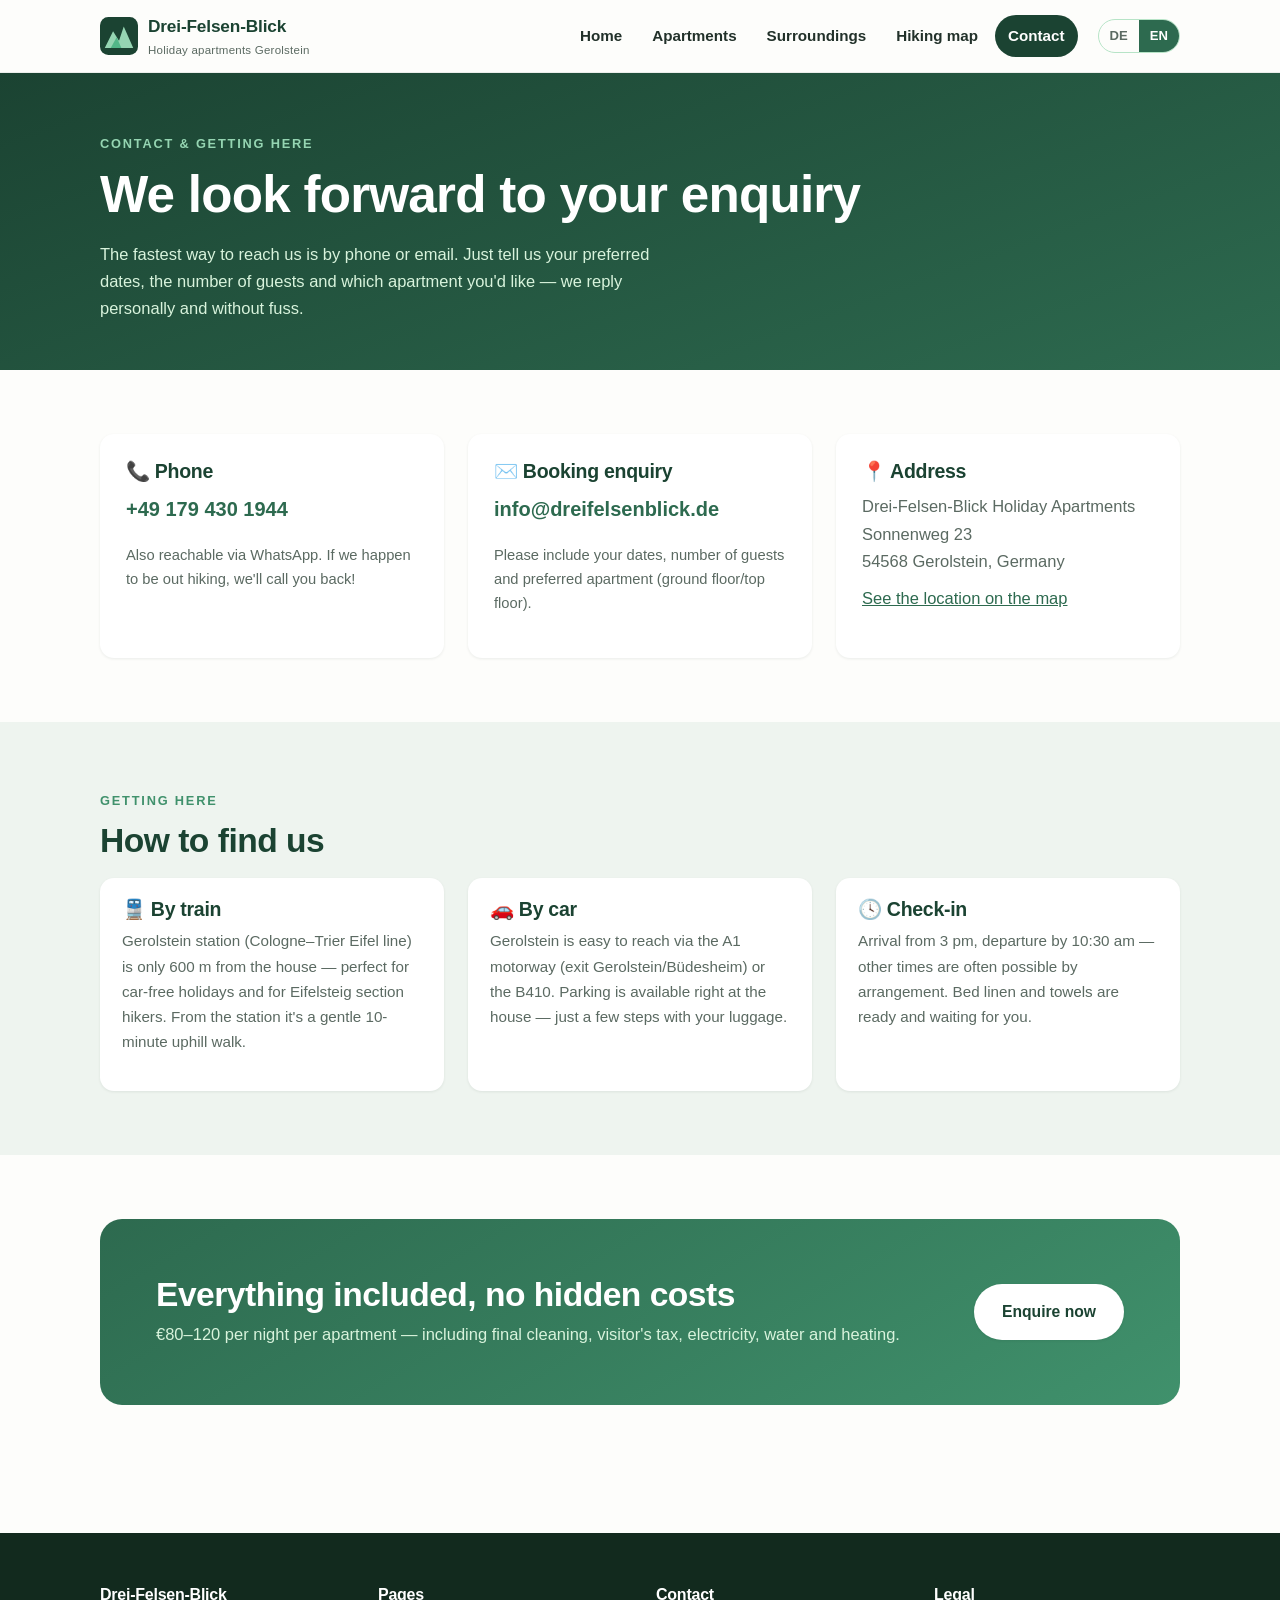
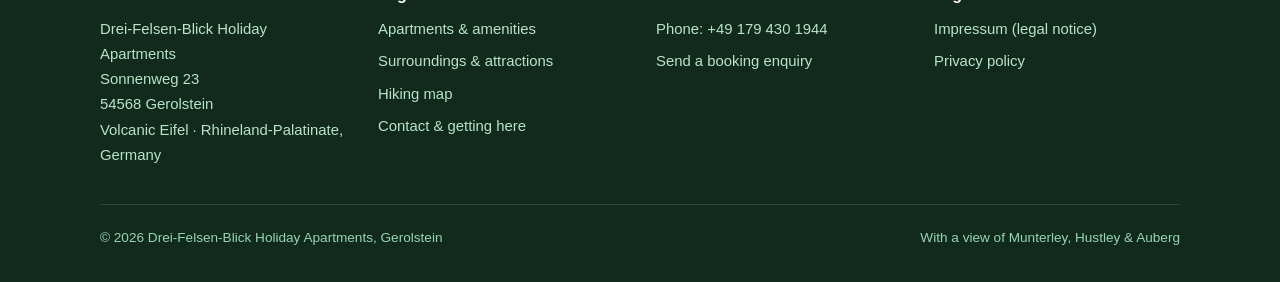
<file: en/contact.html>
<!DOCTYPE html>
<html lang="en">
<head>
<meta charset="utf-8">
<meta name="viewport" content="width=device-width, initial-scale=1">
<title>Contact &amp; Getting Here · Drei-Felsen-Blick Gerolstein</title>
<meta name="description" content="Booking enquiry for the Drei-Felsen-Blick holiday apartments in Gerolstein: phone +49 179 430 1944, Sonnenweg 23, 54568 Gerolstein. Arrival by train or car.">
<link rel="alternate" hreflang="de" href="../kontakt.html">
<link rel="alternate" hreflang="en" href="contact.html">
<link rel="icon" href="data:image/svg+xml,%3Csvg xmlns='http://www.w3.org/2000/svg' viewBox='0 0 32 32'%3E%3Crect width='32' height='32' rx='7' fill='%231b4332'/%3E%3Cpath d='M4 26 L11 12 L16 20 L20 8 L28 26 Z' fill='%2395d5b2'/%3E%3C/svg%3E">
<link rel="stylesheet" href="../assets/css/style.css">
</head>
<body>
<a class="skip-link" href="#main">Skip to content</a>

<header class="site-header">
  <div class="container header-inner">
    <a class="brand" href="index.html" aria-label="Drei-Felsen-Blick — home">
      <svg viewBox="0 0 32 32" aria-hidden="true"><rect width="32" height="32" rx="7" fill="#1b4332"/><path d="M4 26 L11 12 L16 20 L20 8 L28 26 Z" fill="#95d5b2"/><path d="M9 26 L14 17 L18 26 Z" fill="#52b788"/></svg>
      <span>Drei-Felsen-Blick<small>Holiday apartments Gerolstein</small></span>
    </a>
    <button class="nav-toggle" aria-label="Open menu" aria-expanded="false">
      <span></span><span></span><span></span>
    </button>
    <nav class="main-nav" aria-label="Main navigation">
      <a href="index.html">Home</a>
      <a href="apartments.html">Apartments</a>
      <a href="surroundings.html">Surroundings</a>
      <a href="hiking-map.html">Hiking map</a>
      <a href="contact.html" class="active">Contact</a>
    </nav>
    <div class="lang-switch" aria-label="Choose language">
      <a href="../kontakt.html" lang="de" hreflang="de">DE</a>
      <span class="current">EN</span>
    </div>
  </div>
</header>

<main id="main">

  <div class="page-hero">
    <div class="container">
      <span class="eyebrow" style="color:var(--forest-300);">Contact &amp; getting here</span>
      <h1>We look forward to your enquiry</h1>
      <p>The fastest way to reach us is by phone or email. Just tell us your preferred dates, the number of guests and which apartment you'd like — we reply personally and without fuss.</p>
    </div>
  </div>

  <section>
    <div class="container">
      <div class="contact-grid">
        <div class="contact-card">
          <h3>📞 Phone</h3>
          <p><a class="big-link" href="tel:+491794301944">+49&nbsp;179&nbsp;430&nbsp;1944</a></p>
          <p style="color:var(--text-muted);font-size:0.92rem;">Also reachable via WhatsApp. If we happen to be out hiking, we'll call you back!</p>
        </div>
        <div class="contact-card">
          <h3>✉️ Booking enquiry</h3>
          <p><a class="big-link" href="mailto:info@dreifelsenblick.de?subject=Booking%20enquiry%20Drei-Felsen-Blick">info@dreifelsenblick.de</a></p>
          <p style="color:var(--text-muted);font-size:0.92rem;">Please include your dates, number of guests and preferred apartment (ground floor/top floor).</p>
        </div>
        <div class="contact-card">
          <h3>📍 Address</h3>
          <address>
            Drei-Felsen-Blick Holiday Apartments<br>
            Sonnenweg 23<br>
            54568 Gerolstein, Germany
          </address>
          <p style="margin-top:10px;"><a href="hiking-map.html">See the location on the map</a></p>
        </div>
      </div>
    </div>
  </section>

  <section class="alt-bg">
    <div class="container">
      <span class="eyebrow">Getting here</span>
      <h2>How to find us</h2>
      <div class="card-grid">
        <article class="card"><div class="card-body">
          <h3>🚆 By train</h3>
          <p>Gerolstein station (Cologne–Trier Eifel line) is only 600 m from the house — perfect for car-free holidays and for Eifelsteig section hikers. From the station it's a gentle 10-minute uphill walk.</p>
        </div></article>
        <article class="card"><div class="card-body">
          <h3>🚗 By car</h3>
          <p>Gerolstein is easy to reach via the A1 motorway (exit Gerolstein/Büdesheim) or the B410. Parking is available right at the house — just a few steps with your luggage.</p>
        </div></article>
        <article class="card"><div class="card-body">
          <h3>🕓 Check-in</h3>
          <p>Arrival from 3&nbsp;pm, departure by 10:30&nbsp;am — other times are often possible by arrangement. Bed linen and towels are ready and waiting for you.</p>
        </div></article>
      </div>
    </div>
  </section>

  <section>
    <div class="container">
      <div class="cta-band">
        <div>
          <h2>Everything included, no hidden costs</h2>
          <p>€80–120 per night per apartment — including final cleaning, visitor's tax, electricity, water and heating.</p>
        </div>
        <a class="btn btn-light" href="mailto:info@dreifelsenblick.de?subject=Booking%20enquiry%20Drei-Felsen-Blick">Enquire now</a>
      </div>
    </div>
  </section>

</main>

<footer class="site-footer">
  <div class="container">
    <div class="footer-grid">
      <div>
        <h4>Drei-Felsen-Blick</h4>
        <address>
          Drei-Felsen-Blick Holiday Apartments<br>
          Sonnenweg 23<br>
          54568 Gerolstein<br>
          Volcanic Eifel · Rhineland-Palatinate, Germany
        </address>
      </div>
      <div>
        <h4>Pages</h4>
        <ul>
          <li><a href="apartments.html">Apartments &amp; amenities</a></li>
          <li><a href="surroundings.html">Surroundings &amp; attractions</a></li>
          <li><a href="hiking-map.html">Hiking map</a></li>
          <li><a href="contact.html">Contact &amp; getting here</a></li>
        </ul>
      </div>
      <div>
        <h4>Contact</h4>
        <ul>
          <li><a href="tel:+491794301944">Phone: +49 179 430 1944</a></li>
          <li><a href="contact.html">Send a booking enquiry</a></li>
        </ul>
      </div>
      <div>
        <h4>Legal</h4>
        <ul>
          <li><a href="../impressum.html">Impressum (legal notice)</a></li>
          <li><a href="../datenschutz.html">Privacy policy</a></li>
        </ul>
      </div>
    </div>
    <div class="footer-bottom">
      <span>© <span data-year>2026</span> Drei-Felsen-Blick Holiday Apartments, Gerolstein</span>
      <span>With a view of Munterley, Hustley &amp; Auberg</span>
    </div>
  </div>
</footer>

<script src="../assets/js/data.js"></script>
<script src="../assets/js/main.js"></script>
</body>
</html>
</file>
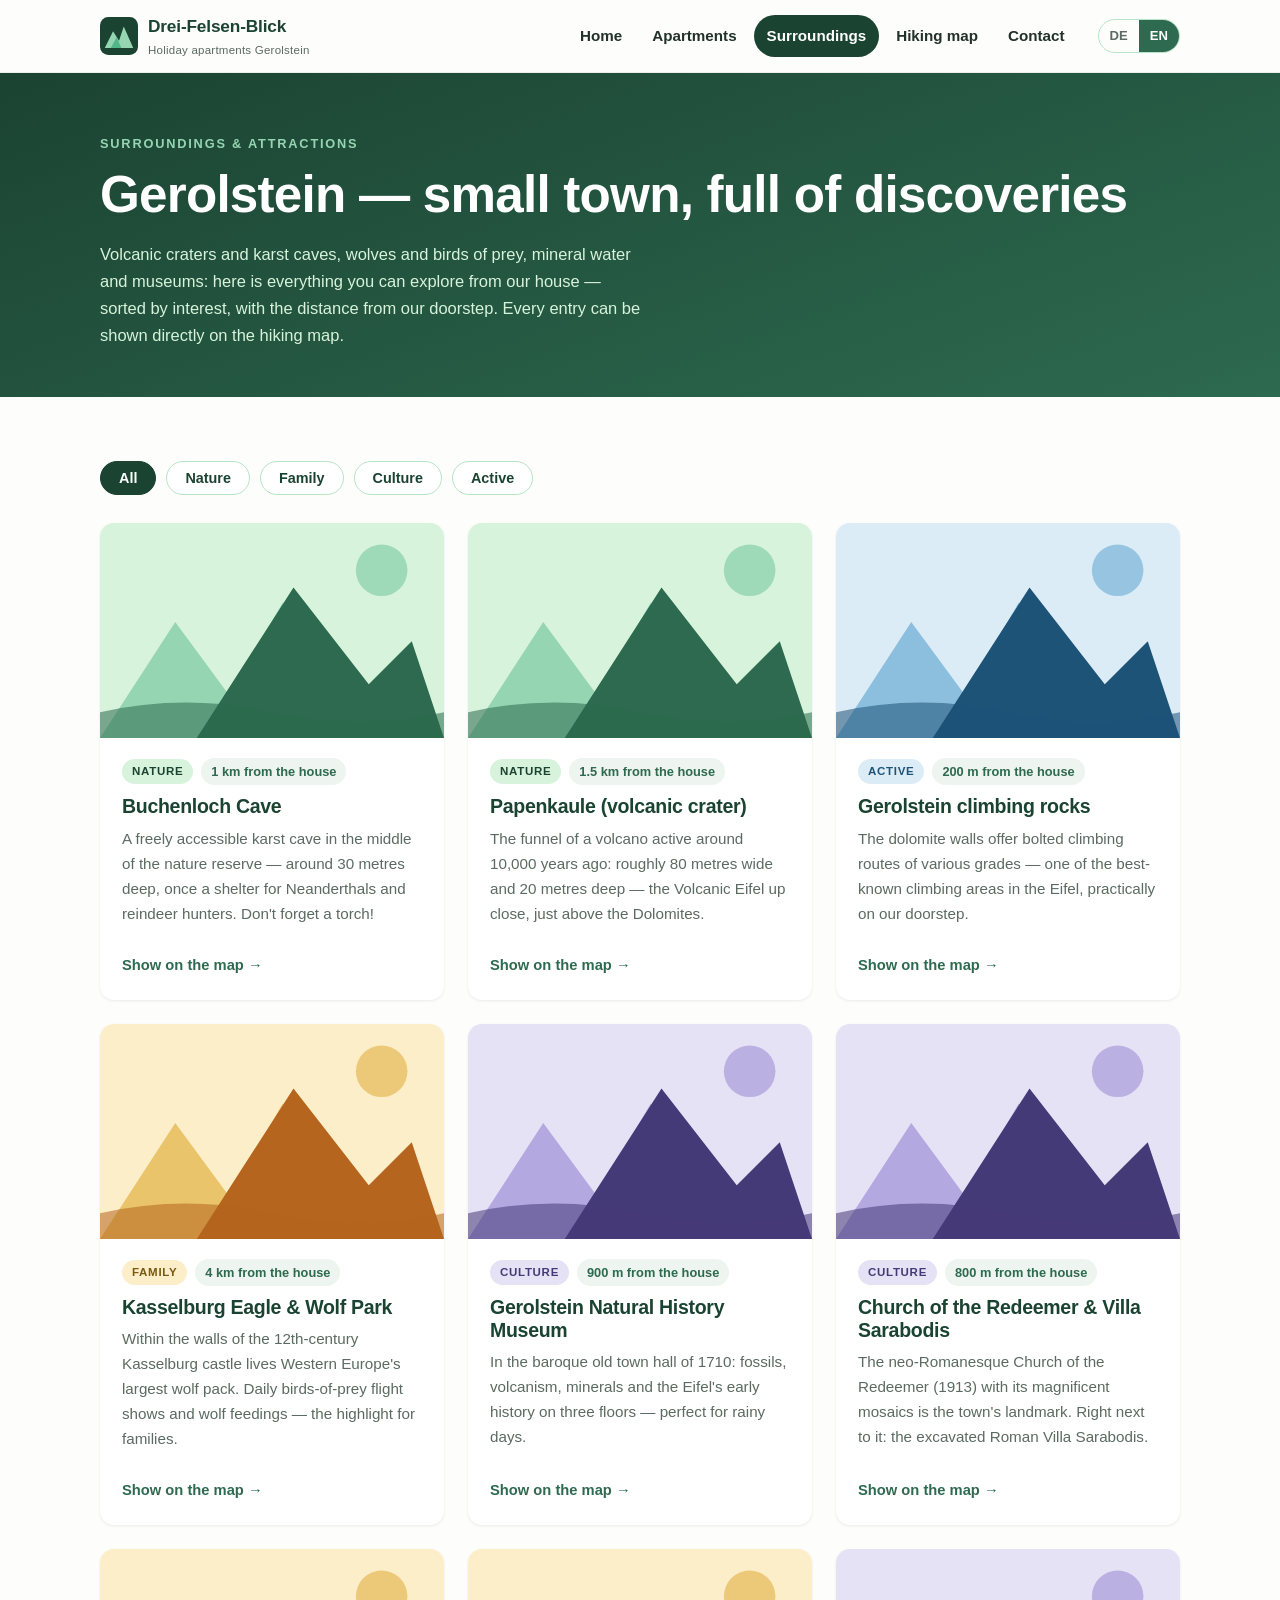
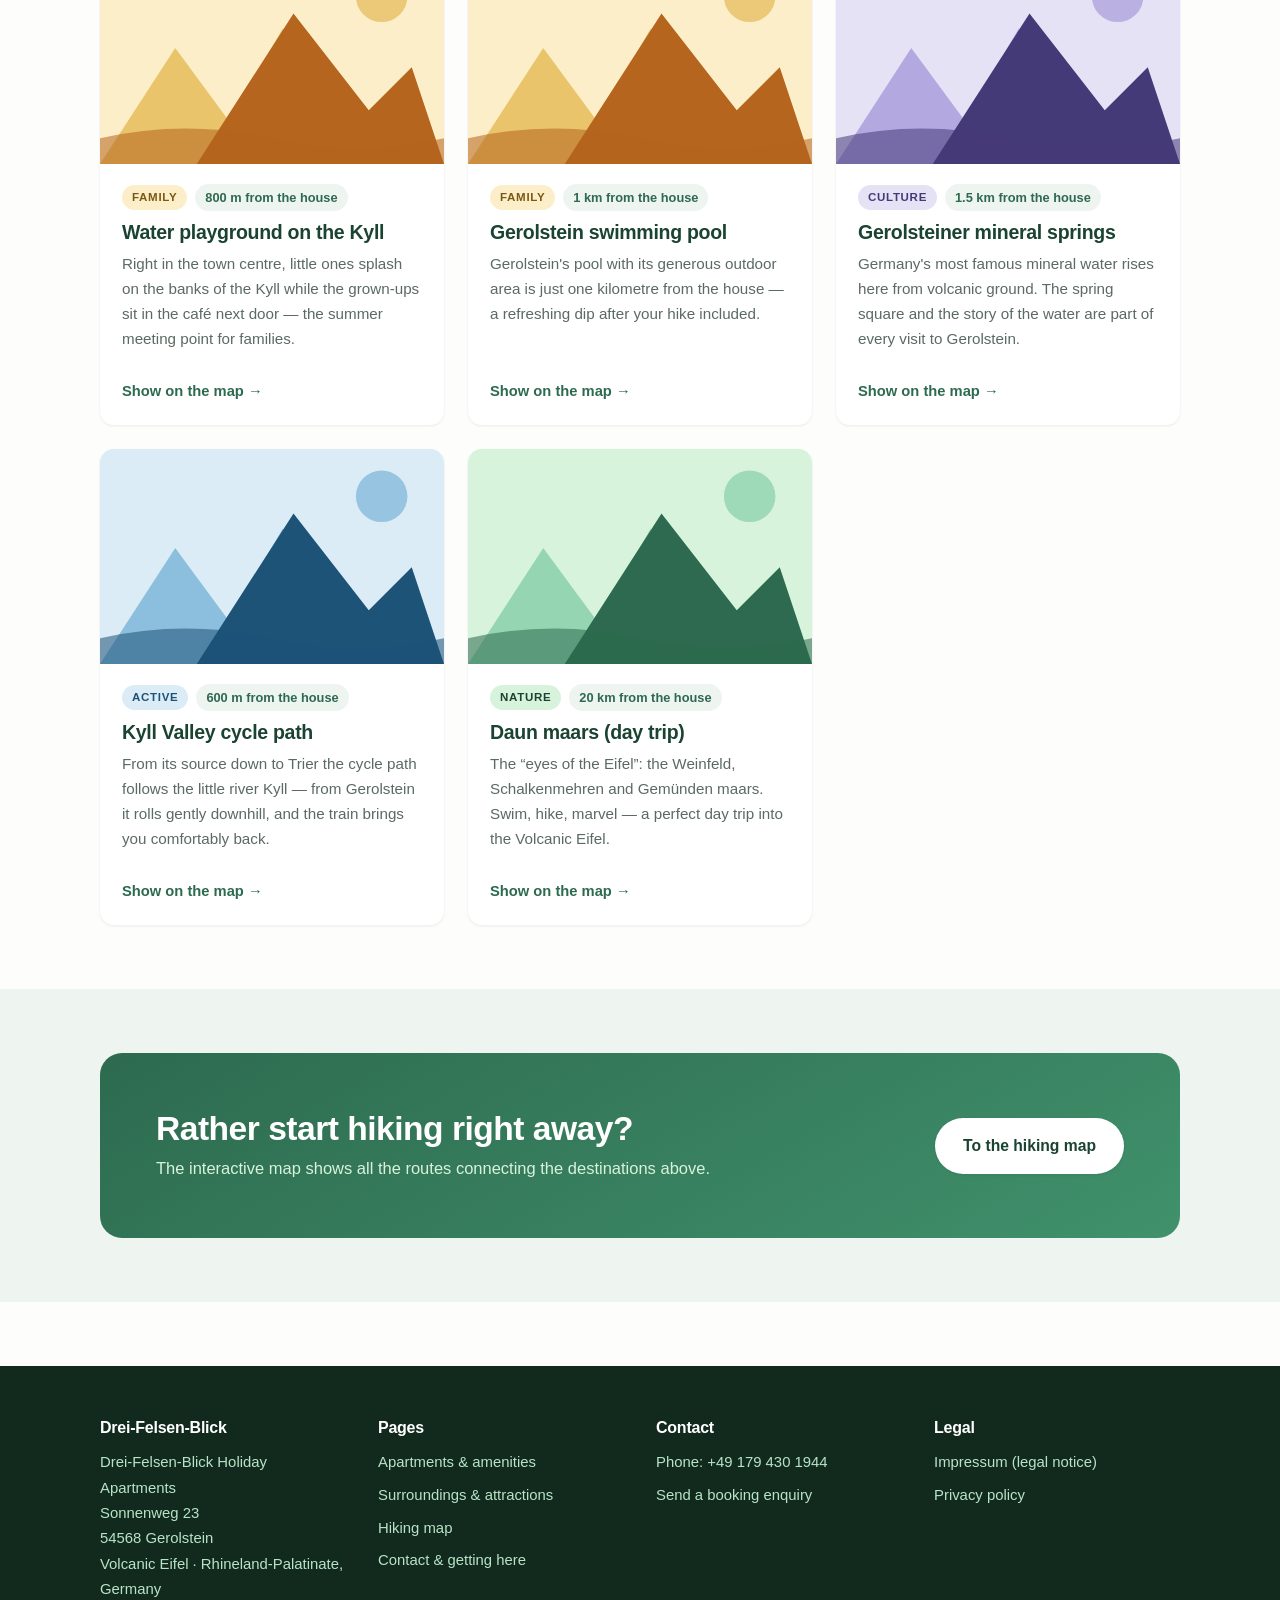
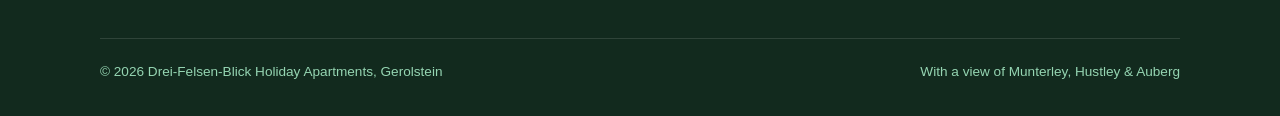
<file: en/surroundings.html>
<!DOCTYPE html>
<html lang="en">
<head>
<meta charset="utf-8">
<meta name="viewport" content="width=device-width, initial-scale=1">
<title>Surroundings &amp; Attractions · Drei-Felsen-Blick Gerolstein</title>
<meta name="description" content="Attractions around Gerolstein: Gerolstein Dolomites, Buchenloch Cave, Kasselburg Eagle & Wolf Park, Natural History Museum and more — with distances from the house.">
<link rel="alternate" hreflang="de" href="../umgebung.html">
<link rel="alternate" hreflang="en" href="surroundings.html">
<link rel="icon" href="data:image/svg+xml,%3Csvg xmlns='http://www.w3.org/2000/svg' viewBox='0 0 32 32'%3E%3Crect width='32' height='32' rx='7' fill='%231b4332'/%3E%3Cpath d='M4 26 L11 12 L16 20 L20 8 L28 26 Z' fill='%2395d5b2'/%3E%3C/svg%3E">
<link rel="stylesheet" href="../assets/css/style.css">
</head>
<body>
<a class="skip-link" href="#main">Skip to content</a>

<header class="site-header">
  <div class="container header-inner">
    <a class="brand" href="index.html" aria-label="Drei-Felsen-Blick — home">
      <svg viewBox="0 0 32 32" aria-hidden="true"><rect width="32" height="32" rx="7" fill="#1b4332"/><path d="M4 26 L11 12 L16 20 L20 8 L28 26 Z" fill="#95d5b2"/><path d="M9 26 L14 17 L18 26 Z" fill="#52b788"/></svg>
      <span>Drei-Felsen-Blick<small>Holiday apartments Gerolstein</small></span>
    </a>
    <button class="nav-toggle" aria-label="Open menu" aria-expanded="false">
      <span></span><span></span><span></span>
    </button>
    <nav class="main-nav" aria-label="Main navigation">
      <a href="index.html">Home</a>
      <a href="apartments.html">Apartments</a>
      <a href="surroundings.html" class="active">Surroundings</a>
      <a href="hiking-map.html">Hiking map</a>
      <a href="contact.html">Contact</a>
    </nav>
    <div class="lang-switch" aria-label="Choose language">
      <a href="../umgebung.html" lang="de" hreflang="de">DE</a>
      <span class="current">EN</span>
    </div>
  </div>
</header>

<main id="main">

  <div class="page-hero">
    <div class="container">
      <span class="eyebrow" style="color:var(--forest-300);">Surroundings &amp; attractions</span>
      <h1>Gerolstein — small town, full of discoveries</h1>
      <p>Volcanic craters and karst caves, wolves and birds of prey, mineral water and museums: here is everything you can explore from our house — sorted by interest, with the distance from our doorstep. Every entry can be shown directly on the hiking map.</p>
    </div>
  </div>

  <section>
    <div class="container">
      <div id="attractions"></div>
    </div>
  </section>

  <section class="alt-bg">
    <div class="container">
      <div class="cta-band">
        <div>
          <h2>Rather start hiking right away?</h2>
          <p>The interactive map shows all the routes connecting the destinations above.</p>
        </div>
        <a class="btn btn-light" href="hiking-map.html">To the hiking map</a>
      </div>
    </div>
  </section>

</main>

<footer class="site-footer">
  <div class="container">
    <div class="footer-grid">
      <div>
        <h4>Drei-Felsen-Blick</h4>
        <address>
          Drei-Felsen-Blick Holiday Apartments<br>
          Sonnenweg 23<br>
          54568 Gerolstein<br>
          Volcanic Eifel · Rhineland-Palatinate, Germany
        </address>
      </div>
      <div>
        <h4>Pages</h4>
        <ul>
          <li><a href="apartments.html">Apartments &amp; amenities</a></li>
          <li><a href="surroundings.html">Surroundings &amp; attractions</a></li>
          <li><a href="hiking-map.html">Hiking map</a></li>
          <li><a href="contact.html">Contact &amp; getting here</a></li>
        </ul>
      </div>
      <div>
        <h4>Contact</h4>
        <ul>
          <li><a href="tel:+491794301944">Phone: +49 179 430 1944</a></li>
          <li><a href="contact.html">Send a booking enquiry</a></li>
        </ul>
      </div>
      <div>
        <h4>Legal</h4>
        <ul>
          <li><a href="../impressum.html">Impressum (legal notice)</a></li>
          <li><a href="../datenschutz.html">Privacy policy</a></li>
        </ul>
      </div>
    </div>
    <div class="footer-bottom">
      <span>© <span data-year>2026</span> Drei-Felsen-Blick Holiday Apartments, Gerolstein</span>
      <span>With a view of Munterley, Hustley &amp; Auberg</span>
    </div>
  </div>
</footer>

<script src="../assets/js/data.js"></script>
<script src="../assets/js/main.js"></script>
<script>
  renderAttractions("attractions", "hiking-map.html", null, true);
</script>
</body>
</html>
</file>
<file: assets/css/style.css>
/* ==========================================================================
   Drei-Felsen-Blick — Design System
   Green nature theme · no external fonts · mobile-first
   ========================================================================== */

:root {
  /* Farbwelt */
  --forest-950: #122a1e;
  --forest-900: #1b4332;
  --forest-700: #2d6a4f;
  --forest-600: #40916c;
  --forest-500: #52b788;
  --forest-300: #95d5b2;
  --forest-200: #b7e4c7;
  --forest-100: #d8f3dc;
  --sage-50:   #f3f7f4;
  --sage-100:  #eef4ef;
  --sand-400:  #e9c46a;
  --sand-500:  #d4a941;
  --stone-700: #4a5450;
  --stone-500: #6b7671;
  --paper:     #fdfdfb;

  --text:       #22312a;
  --text-muted: #5b6a62;

  --font-sans: -apple-system, BlinkMacSystemFont, "Segoe UI", Roboto,
               "Helvetica Neue", Arial, sans-serif;

  --radius-s: 8px;
  --radius-m: 14px;
  --radius-l: 22px;

  --shadow-s: 0 1px 3px rgba(18, 42, 30, 0.08);
  --shadow-m: 0 6px 24px rgba(18, 42, 30, 0.10);
  --shadow-l: 0 16px 48px rgba(18, 42, 30, 0.16);

  --container: 1120px;
  --header-h: 72px;
}

/* --------------------------------------------------------------------------
   Reset & Basis
   -------------------------------------------------------------------------- */
*, *::before, *::after { box-sizing: border-box; }

html { scroll-behavior: smooth; scroll-padding-top: calc(var(--header-h) + 16px); }

body {
  margin: 0;
  font-family: var(--font-sans);
  font-size: 16.5px;
  line-height: 1.65;
  color: var(--text);
  background: var(--paper);
  -webkit-font-smoothing: antialiased;
}

img, svg { max-width: 100%; display: block; }

h1, h2, h3, h4 {
  line-height: 1.2;
  color: var(--forest-900);
  margin: 0 0 0.5em;
  letter-spacing: -0.015em;
}
h1 { font-size: clamp(2rem, 5vw, 3.2rem); }
h2 { font-size: clamp(1.5rem, 3.4vw, 2.1rem); }
h3 { font-size: 1.22rem; }

p { margin: 0 0 1em; }
a { color: var(--forest-700); }
a:hover { color: var(--forest-600); }

.container {
  max-width: var(--container);
  margin: 0 auto;
  padding: 0 20px;
}

section { padding: 64px 0; }

.section-intro {
  max-width: 640px;
  color: var(--text-muted);
  margin-bottom: 2.2rem;
}

.eyebrow {
  display: inline-block;
  font-size: 0.8rem;
  font-weight: 700;
  letter-spacing: 0.14em;
  text-transform: uppercase;
  color: var(--forest-600);
  margin-bottom: 0.6rem;
}

.alt-bg { background: var(--sage-100); }

/* --------------------------------------------------------------------------
   Header & Navigation
   -------------------------------------------------------------------------- */
.site-header {
  position: sticky;
  top: 0;
  z-index: 1100;
  background: rgba(253, 253, 251, 0.92);
  backdrop-filter: blur(10px);
  border-bottom: 1px solid rgba(27, 67, 50, 0.08);
}

.header-inner {
  height: var(--header-h);
  display: flex;
  align-items: center;
  gap: 20px;
}

.brand {
  display: flex;
  align-items: center;
  gap: 10px;
  text-decoration: none;
  color: var(--forest-900);
  font-weight: 800;
  font-size: 1.08rem;
  letter-spacing: -0.01em;
  margin-right: auto;
  white-space: nowrap;
}
.brand svg { width: 38px; height: 38px; flex: none; }
.brand small {
  display: block;
  font-weight: 500;
  font-size: 0.72rem;
  color: var(--text-muted);
  letter-spacing: 0.02em;
}

.main-nav { display: flex; align-items: center; gap: 4px; }
.main-nav a {
  text-decoration: none;
  color: var(--text);
  font-weight: 600;
  font-size: 0.95rem;
  padding: 8px 13px;
  border-radius: 999px;
  transition: background 0.15s ease, color 0.15s ease;
}
.main-nav a:hover { background: var(--forest-100); color: var(--forest-900); }
.main-nav a.active { background: var(--forest-900); color: #fff; }

.lang-switch {
  display: flex;
  align-items: center;
  border: 1.5px solid var(--forest-200);
  border-radius: 999px;
  overflow: hidden;
  flex: none;
}
.lang-switch a, .lang-switch span {
  padding: 5px 11px;
  font-size: 0.82rem;
  font-weight: 700;
  text-decoration: none;
  color: var(--text-muted);
}
.lang-switch .current { background: var(--forest-700); color: #fff; }

.nav-toggle {
  display: none;
  background: none;
  border: 0;
  padding: 10px;
  cursor: pointer;
}
.nav-toggle span {
  display: block;
  width: 24px;
  height: 2.5px;
  border-radius: 2px;
  background: var(--forest-900);
  margin: 5px 0;
  transition: transform 0.2s ease, opacity 0.2s ease;
}

@media (max-width: 900px) {
  .nav-toggle { display: block; }
  .main-nav {
    position: absolute;
    top: var(--header-h);
    left: 0;
    right: 0;
    flex-direction: column;
    align-items: stretch;
    background: var(--paper);
    border-bottom: 1px solid rgba(27, 67, 50, 0.1);
    box-shadow: var(--shadow-m);
    padding: 12px 20px 18px;
    display: none;
  }
  .main-nav.open { display: flex; }
  .main-nav a { padding: 12px 14px; border-radius: var(--radius-s); }
  body.nav-open .nav-toggle span:nth-child(1) { transform: translateY(7.5px) rotate(45deg); }
  body.nav-open .nav-toggle span:nth-child(2) { opacity: 0; }
  body.nav-open .nav-toggle span:nth-child(3) { transform: translateY(-7.5px) rotate(-45deg); }
}

@media (max-width: 480px) {
  .header-inner { gap: 10px; }
  .brand small { display: none; }
}

/* --------------------------------------------------------------------------
   Buttons
   -------------------------------------------------------------------------- */
.btn {
  display: inline-flex;
  align-items: center;
  gap: 8px;
  padding: 13px 26px;
  border-radius: 999px;
  font-weight: 700;
  font-size: 0.98rem;
  text-decoration: none;
  border: 2px solid transparent;
  cursor: pointer;
  transition: transform 0.12s ease, box-shadow 0.12s ease, background 0.15s ease;
}
.btn:hover { transform: translateY(-1px); }

.btn-primary { background: var(--forest-700); color: #fff; box-shadow: var(--shadow-s); }
.btn-primary:hover { background: var(--forest-600); color: #fff; box-shadow: var(--shadow-m); }

.btn-light { background: #fff; color: var(--forest-900); box-shadow: var(--shadow-s); }
.btn-light:hover { color: var(--forest-700); box-shadow: var(--shadow-m); }

.btn-outline { border-color: var(--forest-300); color: var(--forest-900); background: transparent; }
.btn-outline:hover { background: var(--forest-100); color: var(--forest-900); }

.btn-sand { background: var(--sand-400); color: var(--forest-950); }
.btn-sand:hover { background: var(--sand-500); color: var(--forest-950); }

/* --------------------------------------------------------------------------
   Hero
   -------------------------------------------------------------------------- */
.hero {
  position: relative;
  color: #fff;
  background: linear-gradient(165deg, var(--forest-900) 0%, var(--forest-700) 62%, var(--forest-600) 100%);
  overflow: hidden;
  padding: 0;
}
.hero-inner {
  position: relative;
  z-index: 2;
  padding: clamp(64px, 10vw, 120px) 20px clamp(150px, 20vw, 230px);
  max-width: var(--container);
  margin: 0 auto;
}
.hero h1 { color: #fff; max-width: 15ch; }
.hero .tagline {
  font-size: clamp(1.05rem, 2vw, 1.3rem);
  max-width: 46ch;
  color: var(--forest-100);
  margin-bottom: 2rem;
}
.hero-cta { display: flex; flex-wrap: wrap; gap: 14px; }
.hero-scenery {
  position: absolute;
  inset: auto 0 0 0;
  z-index: 1;
  pointer-events: none;
}
.hero-scenery svg { width: 100%; height: auto; display: block; }

.hero-badges {
  display: flex;
  flex-wrap: wrap;
  gap: 10px;
  margin-bottom: 1.6rem;
}
.hero-badges span {
  background: rgba(255, 255, 255, 0.14);
  border: 1px solid rgba(255, 255, 255, 0.25);
  padding: 5px 14px;
  border-radius: 999px;
  font-size: 0.85rem;
  font-weight: 600;
}

/* Kompakter Seitenkopf für Unterseiten */
.page-hero {
  background: linear-gradient(160deg, var(--forest-900), var(--forest-700));
  color: #fff;
  padding: 56px 0 48px;
}
.page-hero h1 { color: #fff; margin-bottom: 0.3em; }
.page-hero p { color: var(--forest-100); max-width: 60ch; margin: 0; }

/* --------------------------------------------------------------------------
   Distanz-Leiste ("Alles in der Nähe")
   -------------------------------------------------------------------------- */
.distance-strip {
  display: grid;
  grid-template-columns: repeat(auto-fit, minmax(150px, 1fr));
  gap: 14px;
  margin-top: -78px;
  position: relative;
  z-index: 3;
}
.distance-strip .tile {
  background: #fff;
  border-radius: var(--radius-m);
  box-shadow: var(--shadow-m);
  padding: 18px 16px;
  text-align: center;
}
.distance-strip .tile strong {
  display: block;
  font-size: 1.35rem;
  color: var(--forest-700);
  letter-spacing: -0.02em;
}
.distance-strip .tile span { font-size: 0.88rem; color: var(--text-muted); }

/* --------------------------------------------------------------------------
   Karten / Grids
   -------------------------------------------------------------------------- */
.card-grid {
  display: grid;
  gap: 24px;
  grid-template-columns: repeat(auto-fill, minmax(300px, 1fr));
}

.card {
  background: #fff;
  border-radius: var(--radius-m);
  box-shadow: var(--shadow-s);
  overflow: hidden;
  display: flex;
  flex-direction: column;
  transition: transform 0.15s ease, box-shadow 0.15s ease;
}
.card:hover { transform: translateY(-3px); box-shadow: var(--shadow-m); }

.card-media { aspect-ratio: 16 / 10; position: relative; overflow: hidden; }
.card-media svg, .card-media img { width: 100%; height: 100%; object-fit: cover; }

/* Echte Fotos (Wikimedia Commons) mit Bildnachweis-Chip */
.card-media.has-photo img { animation: photo-in 0.4s ease; }
@keyframes photo-in { from { opacity: 0; } to { opacity: 1; } }
.img-credit {
  position: absolute;
  right: 6px;
  bottom: 6px;
  max-width: calc(100% - 12px);
  overflow: hidden;
  text-overflow: ellipsis;
  white-space: nowrap;
  background: rgba(18, 42, 30, 0.62);
  color: #fff;
  font-size: 0.62rem;
  line-height: 1.4;
  padding: 2px 8px;
  border-radius: 999px;
  text-decoration: none;
}
.img-credit:hover { color: #fff; background: rgba(18, 42, 30, 0.85); }

.card-body { padding: 20px 22px 22px; display: flex; flex-direction: column; flex: 1; }
.card-body h3 { margin-bottom: 0.35em; }
.card-body p { color: var(--text-muted); font-size: 0.95rem; flex: 1; }

.card-meta {
  display: flex;
  flex-wrap: wrap;
  gap: 8px;
  margin-bottom: 10px;
  align-items: center;
}

.badge {
  display: inline-block;
  font-size: 0.72rem;
  font-weight: 700;
  letter-spacing: 0.06em;
  text-transform: uppercase;
  padding: 3px 10px;
  border-radius: 999px;
  background: var(--forest-100);
  color: var(--forest-900);
}
.badge.natur   { background: var(--forest-100); color: var(--forest-900); }
.badge.familie { background: #fdeeca; color: #7a5a12; }
.badge.kultur  { background: #e6e2f5; color: #453a78; }
.badge.aktiv   { background: #dcecf7; color: #1e5378; }

.distance-tag {
  font-size: 0.8rem;
  font-weight: 600;
  color: var(--forest-700);
  background: var(--sage-100);
  padding: 3px 10px;
  border-radius: 999px;
  white-space: nowrap;
}

.card-link {
  font-weight: 700;
  font-size: 0.92rem;
  text-decoration: none;
  margin-top: 12px;
}
.card-link::after { content: " →"; }

/* Filter-Pillen (Umgebung) */
.filter-bar { display: flex; flex-wrap: wrap; gap: 10px; margin-bottom: 28px; }
.filter-bar button {
  border: 1.5px solid var(--forest-200);
  background: #fff;
  color: var(--forest-900);
  font-weight: 600;
  font-size: 0.9rem;
  font-family: inherit;
  padding: 8px 18px;
  border-radius: 999px;
  cursor: pointer;
  transition: background 0.15s ease;
}
.filter-bar button:hover { background: var(--forest-100); }
.filter-bar button.active { background: var(--forest-900); border-color: var(--forest-900); color: #fff; }

/* --------------------------------------------------------------------------
   Wohnungen
   -------------------------------------------------------------------------- */
.apartment {
  display: grid;
  gap: 36px;
  align-items: start;
  grid-template-columns: 1fr;
}
@media (min-width: 880px) {
  .apartment { grid-template-columns: 1.05fr 0.95fr; }
  .apartment.flip > .apartment-media { order: 2; }
}
.apartment-media {
  border-radius: var(--radius-l);
  overflow: hidden;
  box-shadow: var(--shadow-m);
}
.apartment-media svg, .apartment-media img { width: 100%; height: auto; }

.facts-row { display: flex; flex-wrap: wrap; gap: 10px; margin: 14px 0 20px; }
.facts-row span {
  background: var(--sage-100);
  border-radius: 999px;
  padding: 6px 15px;
  font-size: 0.88rem;
  font-weight: 600;
  color: var(--forest-900);
}

.amenities {
  list-style: none;
  margin: 0 0 22px;
  padding: 0;
  display: grid;
  gap: 9px 20px;
  grid-template-columns: repeat(auto-fit, minmax(215px, 1fr));
}
.amenities li { display: flex; gap: 10px; align-items: baseline; font-size: 0.96rem; }
.amenities li::before {
  content: "✓";
  color: var(--forest-600);
  font-weight: 800;
  flex: none;
}

/* Preisbox */
.price-box {
  background: var(--forest-900);
  color: #fff;
  border-radius: var(--radius-l);
  padding: 36px clamp(24px, 4vw, 48px);
  display: grid;
  gap: 24px;
  align-items: center;
}
@media (min-width: 780px) { .price-box { grid-template-columns: auto 1fr auto; } }
.price-box h3 { color: #fff; margin: 0; }
.price-box .price {
  font-size: clamp(1.9rem, 4vw, 2.6rem);
  font-weight: 800;
  letter-spacing: -0.02em;
  white-space: nowrap;
}
.price-box .price small { font-size: 0.95rem; font-weight: 500; color: var(--forest-200); }
.price-box ul { margin: 6px 0 0; padding: 0; list-style: none; color: var(--forest-100); font-size: 0.93rem; }
.price-box ul li { display: inline-flex; align-items: baseline; gap: 6px; margin-right: 18px; }
.price-box ul li::before { content: "✓"; color: var(--forest-300); font-weight: 800; }

/* Galerie */
.gallery-grid {
  display: grid;
  gap: 14px;
  grid-template-columns: repeat(auto-fill, minmax(220px, 1fr));
}
.gallery-grid figure {
  margin: 0;
  border-radius: var(--radius-m);
  overflow: hidden;
  box-shadow: var(--shadow-s);
  background: #fff;
}
.gallery-grid figure > * { aspect-ratio: 4 / 3; width: 100%; object-fit: cover; }
.gallery-grid figcaption {
  aspect-ratio: auto;
  font-size: 0.82rem;
  color: var(--text-muted);
  padding: 8px 12px 10px;
}

/* --------------------------------------------------------------------------
   Wanderkarte
   -------------------------------------------------------------------------- */
.map-layout {
  display: grid;
  gap: 22px;
  grid-template-columns: 1fr;
}
@media (min-width: 1000px) {
  .map-layout { grid-template-columns: 360px 1fr; align-items: start; }
  .map-stage { position: sticky; top: calc(var(--header-h) + 16px); }
}

.map-stage {
  border-radius: var(--radius-l);
  overflow: hidden;
  box-shadow: var(--shadow-m);
  background: var(--forest-100);
}
#map { height: min(72vh, 680px); min-height: 420px; width: 100%; }

.map-note {
  font-size: 0.82rem;
  color: var(--text-muted);
  padding: 10px 16px;
  background: #fff;
  border-top: 1px solid var(--sage-100);
}

.route-list { display: flex; flex-direction: column; gap: 12px; }

.route-card {
  background: #fff;
  border: 1.5px solid transparent;
  border-radius: var(--radius-m);
  box-shadow: var(--shadow-s);
  padding: 16px 18px;
  cursor: pointer;
  transition: border-color 0.15s ease, box-shadow 0.15s ease;
}
.route-card:hover { box-shadow: var(--shadow-m); }
.route-card.active { border-color: var(--route-color, var(--forest-600)); }

.route-card-head { display: flex; align-items: center; gap: 10px; }
.route-swatch {
  width: 14px; height: 14px;
  border-radius: 4px;
  flex: none;
  background: var(--route-color, var(--forest-600));
}
.route-card-head h3 { margin: 0; font-size: 1.02rem; flex: 1; }
.route-card-head input { width: 18px; height: 18px; accent-color: var(--forest-700); cursor: pointer; }

.route-stats {
  display: flex;
  flex-wrap: wrap;
  gap: 6px 14px;
  font-size: 0.82rem;
  font-weight: 600;
  color: var(--text-muted);
  margin: 8px 0 6px;
}
.route-card p { font-size: 0.88rem; color: var(--text-muted); margin: 0; }
.route-card .route-gpx { font-size: 0.82rem; font-weight: 700; }

.difficulty { display: inline-block; padding: 1px 9px; border-radius: 999px; font-size: 0.75rem; }
.difficulty.leicht  { background: var(--forest-100); color: var(--forest-900); }
.difficulty.mittel  { background: #fdeeca; color: #7a5a12; }

/* Status: echter OSM-Verlauf geladen vs. schematischer Fallback */
.geo-status {
  display: inline-block;
  padding: 1px 9px;
  border-radius: 999px;
  font-size: 0.75rem;
  background: var(--sage-100);
  color: var(--text-muted);
}
.geo-status.live { background: var(--forest-100); color: var(--forest-900); }

/* Overlay-Schalter (Waymarked Trails) */
.overlay-toggle {
  display: flex;
  gap: 9px;
  align-items: center;
  font-size: 0.88rem;
  font-weight: 600;
  color: var(--forest-900);
  padding: 10px 16px;
  background: #fff;
  border-top: 1px solid var(--sage-100);
  cursor: pointer;
}
.overlay-toggle input { width: 17px; height: 17px; accent-color: var(--forest-700); cursor: pointer; }

/* Marker-Popups */
.leaflet-popup-content-wrapper { border-radius: var(--radius-s); box-shadow: var(--shadow-m); }
.leaflet-popup-content { font-family: var(--font-sans); font-size: 0.9rem; line-height: 1.5; }
.leaflet-popup-content h4 { margin: 0 0 4px; font-size: 1rem; color: var(--forest-900); }
.leaflet-popup-content .distance-tag { display: inline-block; margin-bottom: 6px; }

.house-marker {
  background: var(--forest-700);
  border: 3px solid #fff;
  border-radius: 50% 50% 50% 4px;
  box-shadow: var(--shadow-m);
}

.poi-marker {
  border-radius: 50%;
  border: 2.5px solid #fff;
  box-shadow: var(--shadow-s);
}

/* Statische Kartenvorschau (Startseite) */
.map-teaser {
  position: relative;
  border-radius: var(--radius-l);
  overflow: hidden;
  box-shadow: var(--shadow-m);
  display: block;
}
.map-teaser svg { width: 100%; height: auto; display: block; }

/* --------------------------------------------------------------------------
   Kontakt
   -------------------------------------------------------------------------- */
.contact-grid {
  display: grid;
  gap: 24px;
  grid-template-columns: repeat(auto-fit, minmax(260px, 1fr));
}
.contact-card {
  background: #fff;
  border-radius: var(--radius-m);
  box-shadow: var(--shadow-s);
  padding: 26px 26px 28px;
}
.contact-card h3 { display: flex; align-items: center; gap: 10px; }
.contact-card .big-link {
  font-size: 1.25rem;
  font-weight: 800;
  text-decoration: none;
  word-break: break-word;
}
.contact-card address { font-style: normal; color: var(--text-muted); }

/* --------------------------------------------------------------------------
   CTA-Band & Footer
   -------------------------------------------------------------------------- */
.cta-band {
  background: linear-gradient(150deg, var(--forest-700), var(--forest-600));
  color: #fff;
  border-radius: var(--radius-l);
  padding: clamp(32px, 5vw, 56px);
  display: flex;
  flex-wrap: wrap;
  align-items: center;
  justify-content: space-between;
  gap: 24px;
}
.cta-band h2 { color: #fff; margin: 0 0 6px; }
.cta-band p { color: var(--forest-100); margin: 0; }

.site-footer {
  background: var(--forest-950);
  color: var(--forest-200);
  margin-top: 64px;
  padding: 52px 0 32px;
  font-size: 0.93rem;
}
.footer-grid {
  display: grid;
  gap: 32px;
  grid-template-columns: repeat(auto-fit, minmax(220px, 1fr));
  margin-bottom: 36px;
}
.site-footer h4 { color: #fff; font-size: 1rem; margin-bottom: 0.8em; }
.site-footer a { color: var(--forest-200); text-decoration: none; }
.site-footer a:hover { color: #fff; }
.site-footer ul { list-style: none; margin: 0; padding: 0; display: grid; gap: 8px; }
.site-footer address { font-style: normal; line-height: 1.7; }
.footer-bottom {
  border-top: 1px solid rgba(255, 255, 255, 0.12);
  padding-top: 22px;
  display: flex;
  flex-wrap: wrap;
  gap: 12px;
  justify-content: space-between;
  font-size: 0.85rem;
  color: var(--forest-300);
}

/* --------------------------------------------------------------------------
   Sonstiges
   -------------------------------------------------------------------------- */
.placeholder-note {
  background: var(--forest-100);
  border-left: 4px solid var(--forest-600);
  border-radius: var(--radius-s);
  padding: 14px 18px;
  font-size: 0.9rem;
  color: var(--forest-900);
  margin: 20px 0;
}

.legal-page { max-width: 760px; }
.legal-page h2 { margin-top: 1.8em; }

.skip-link {
  position: absolute;
  left: -9999px;
  top: 0;
  background: var(--forest-900);
  color: #fff;
  padding: 10px 18px;
  z-index: 2000;
  border-radius: 0 0 var(--radius-s) 0;
}
.skip-link:focus { left: 0; color: #fff; }

@media (prefers-reduced-motion: reduce) {
  html { scroll-behavior: auto; }
  .card, .btn, .route-card { transition: none; }
}
</file>
